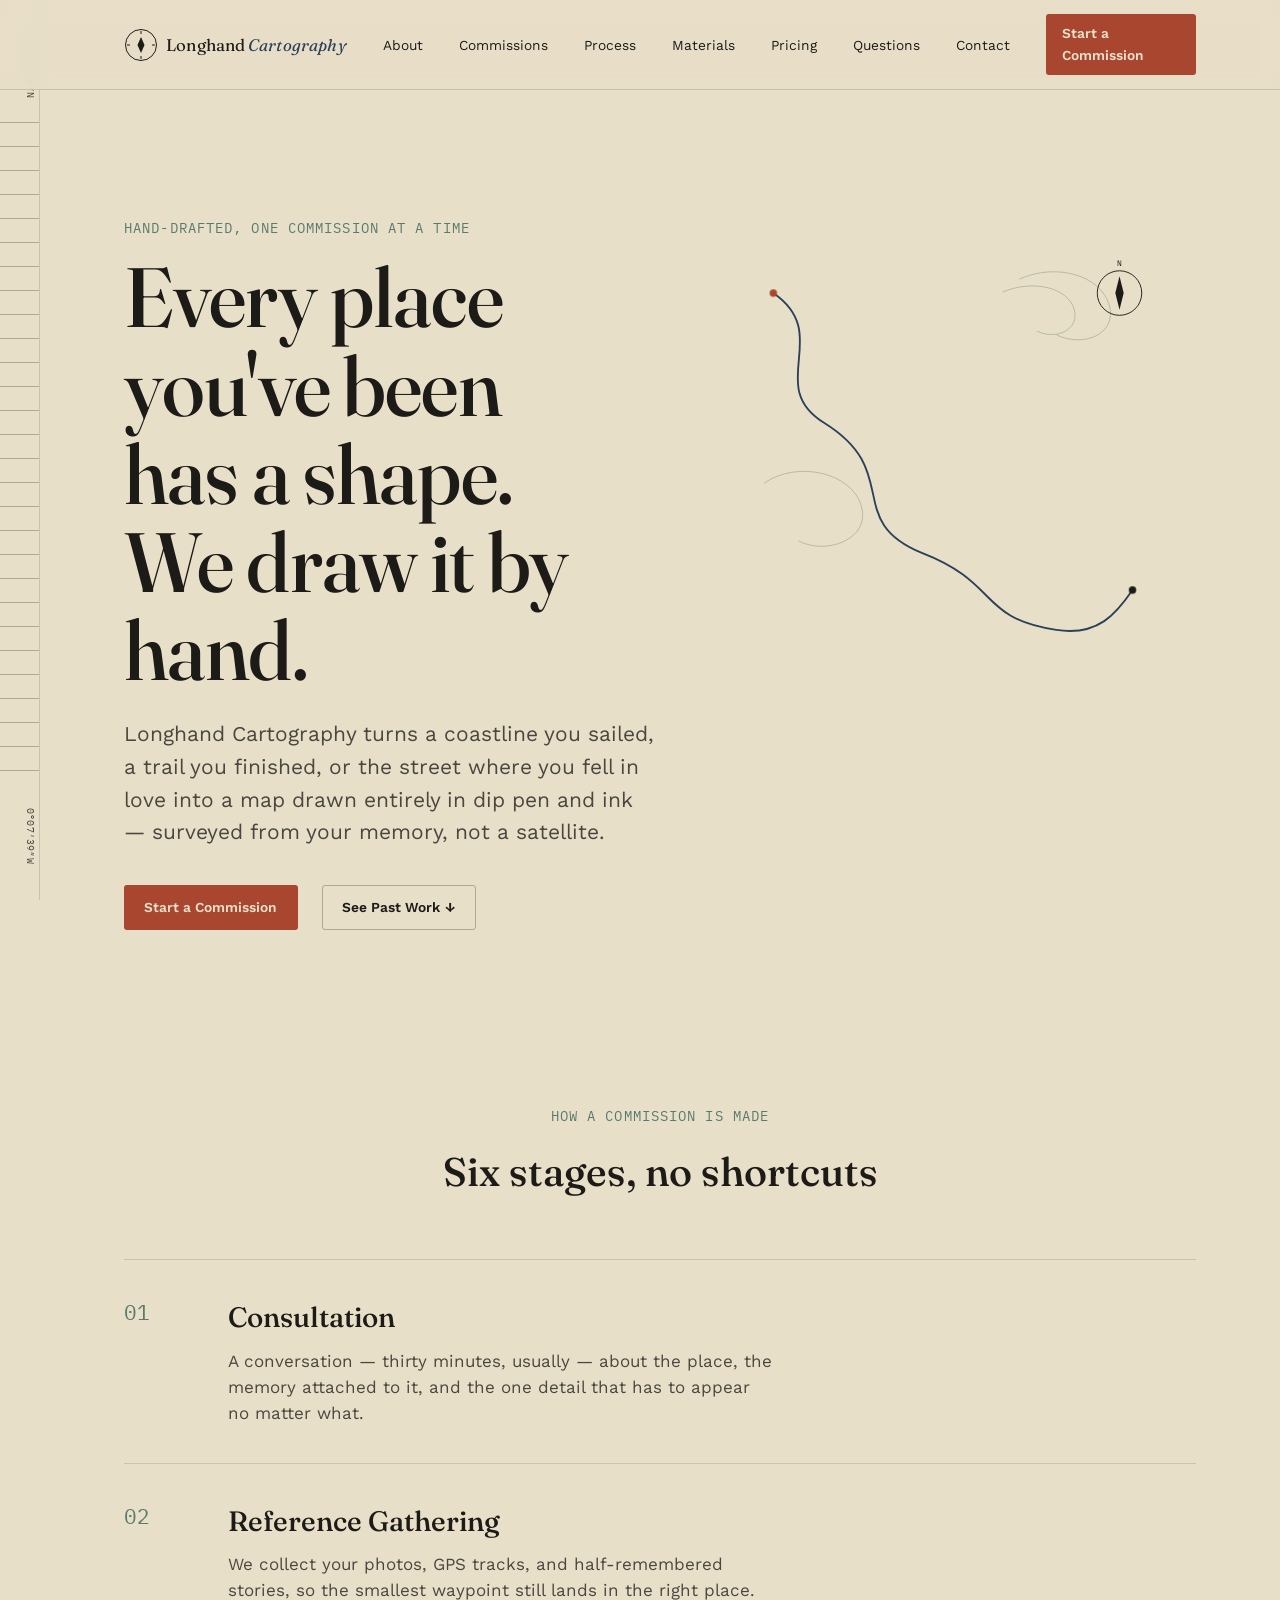
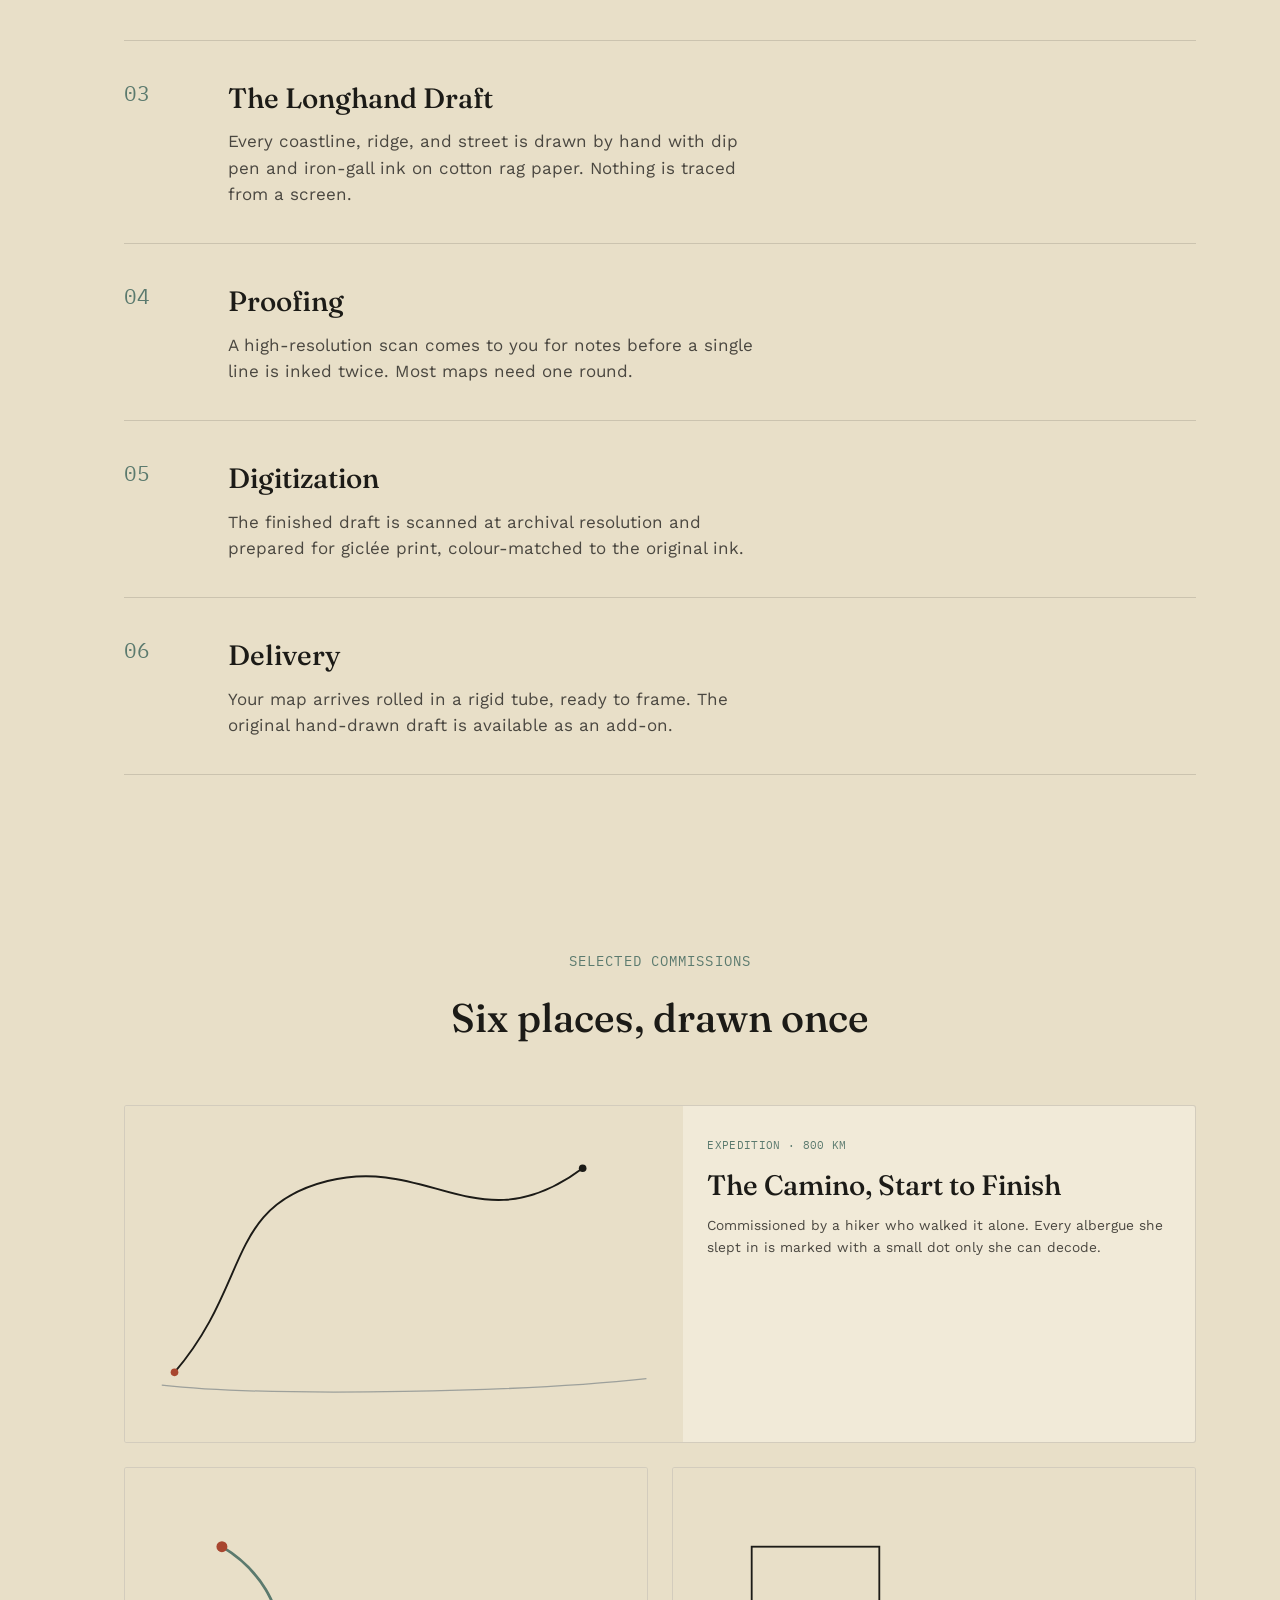
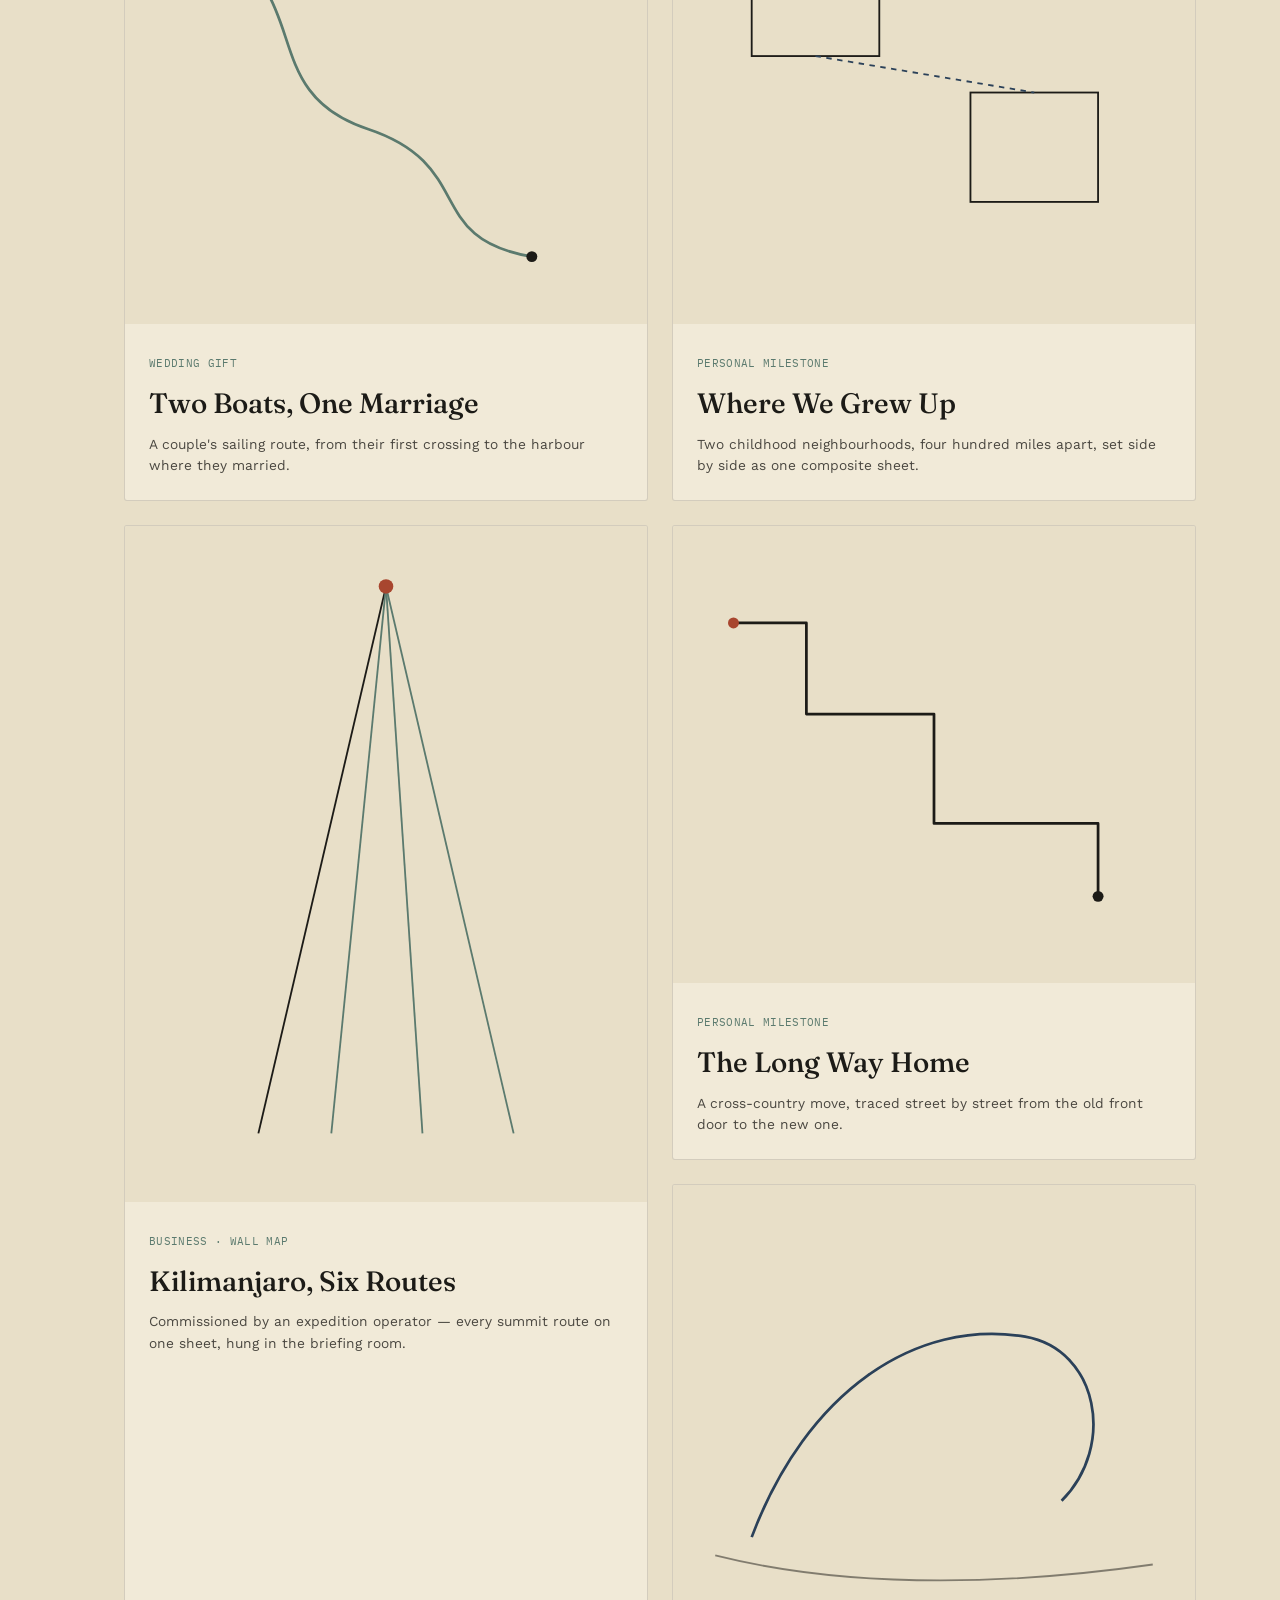
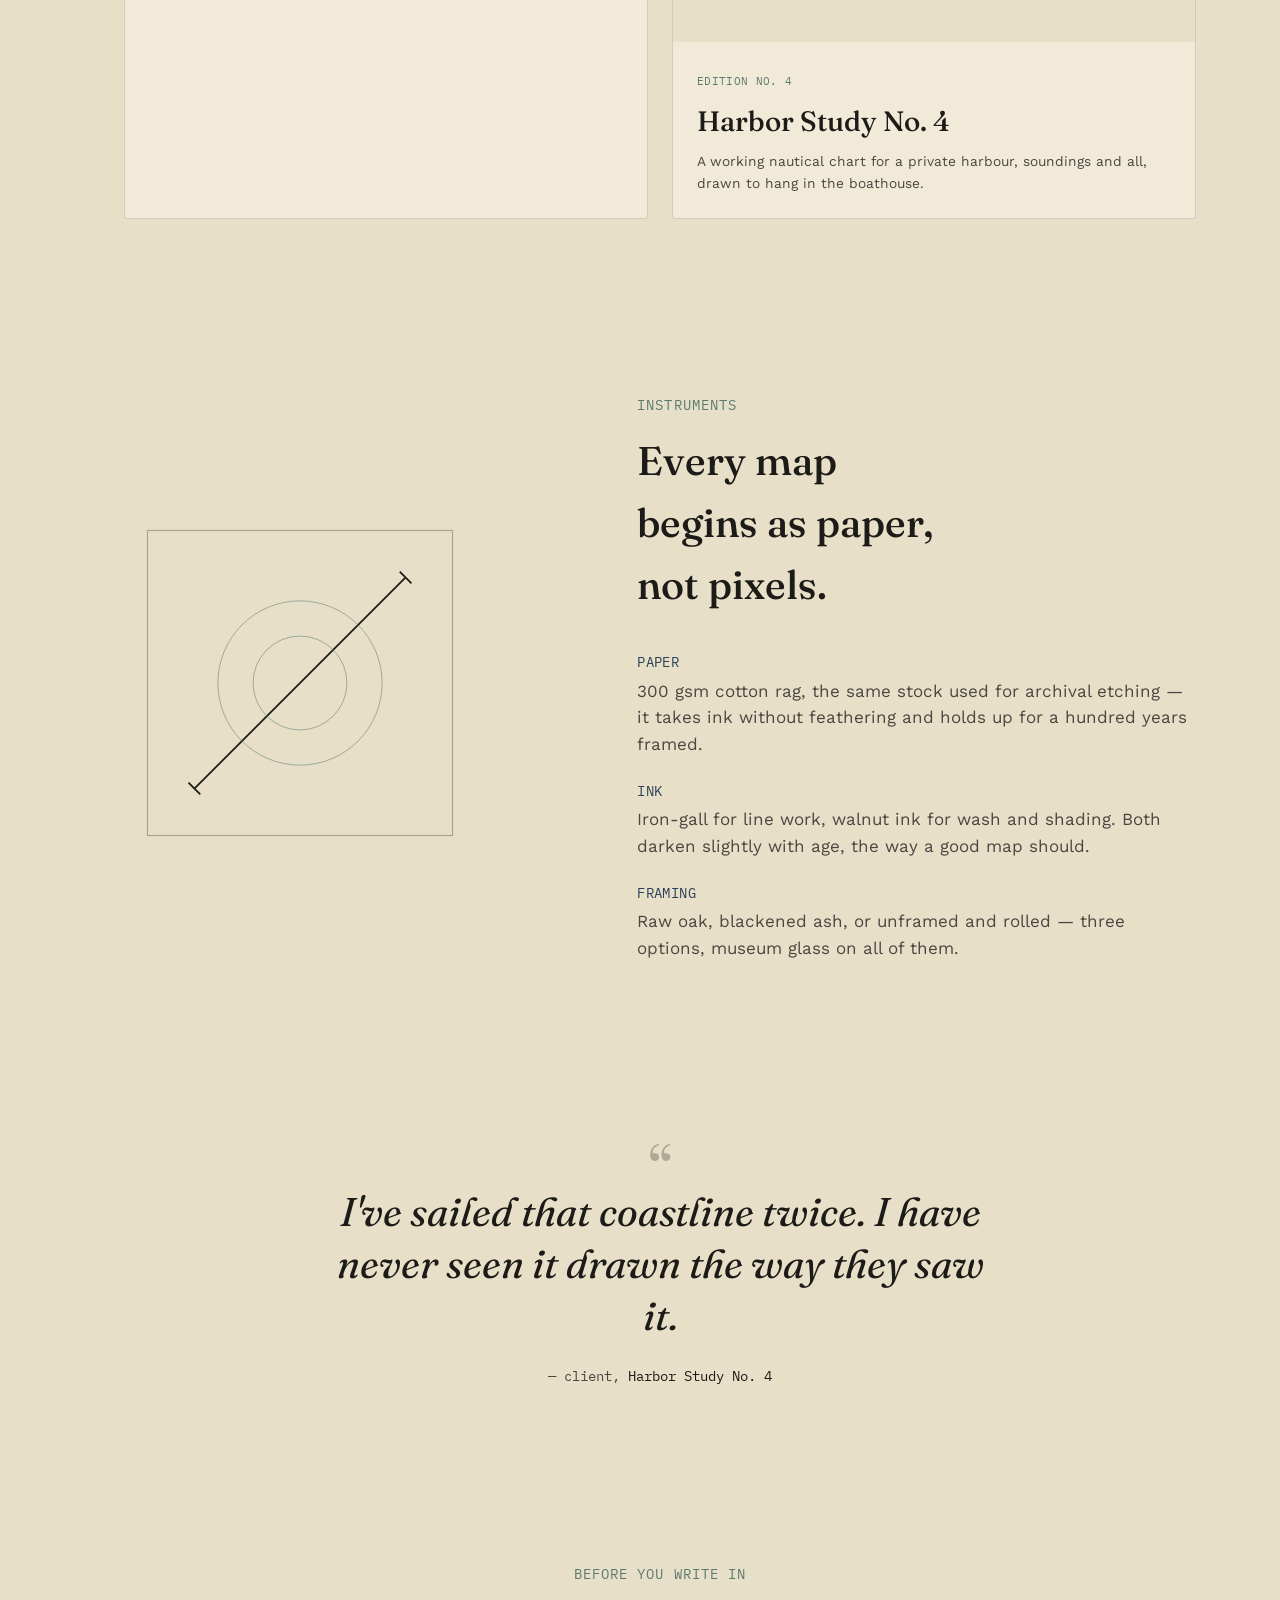
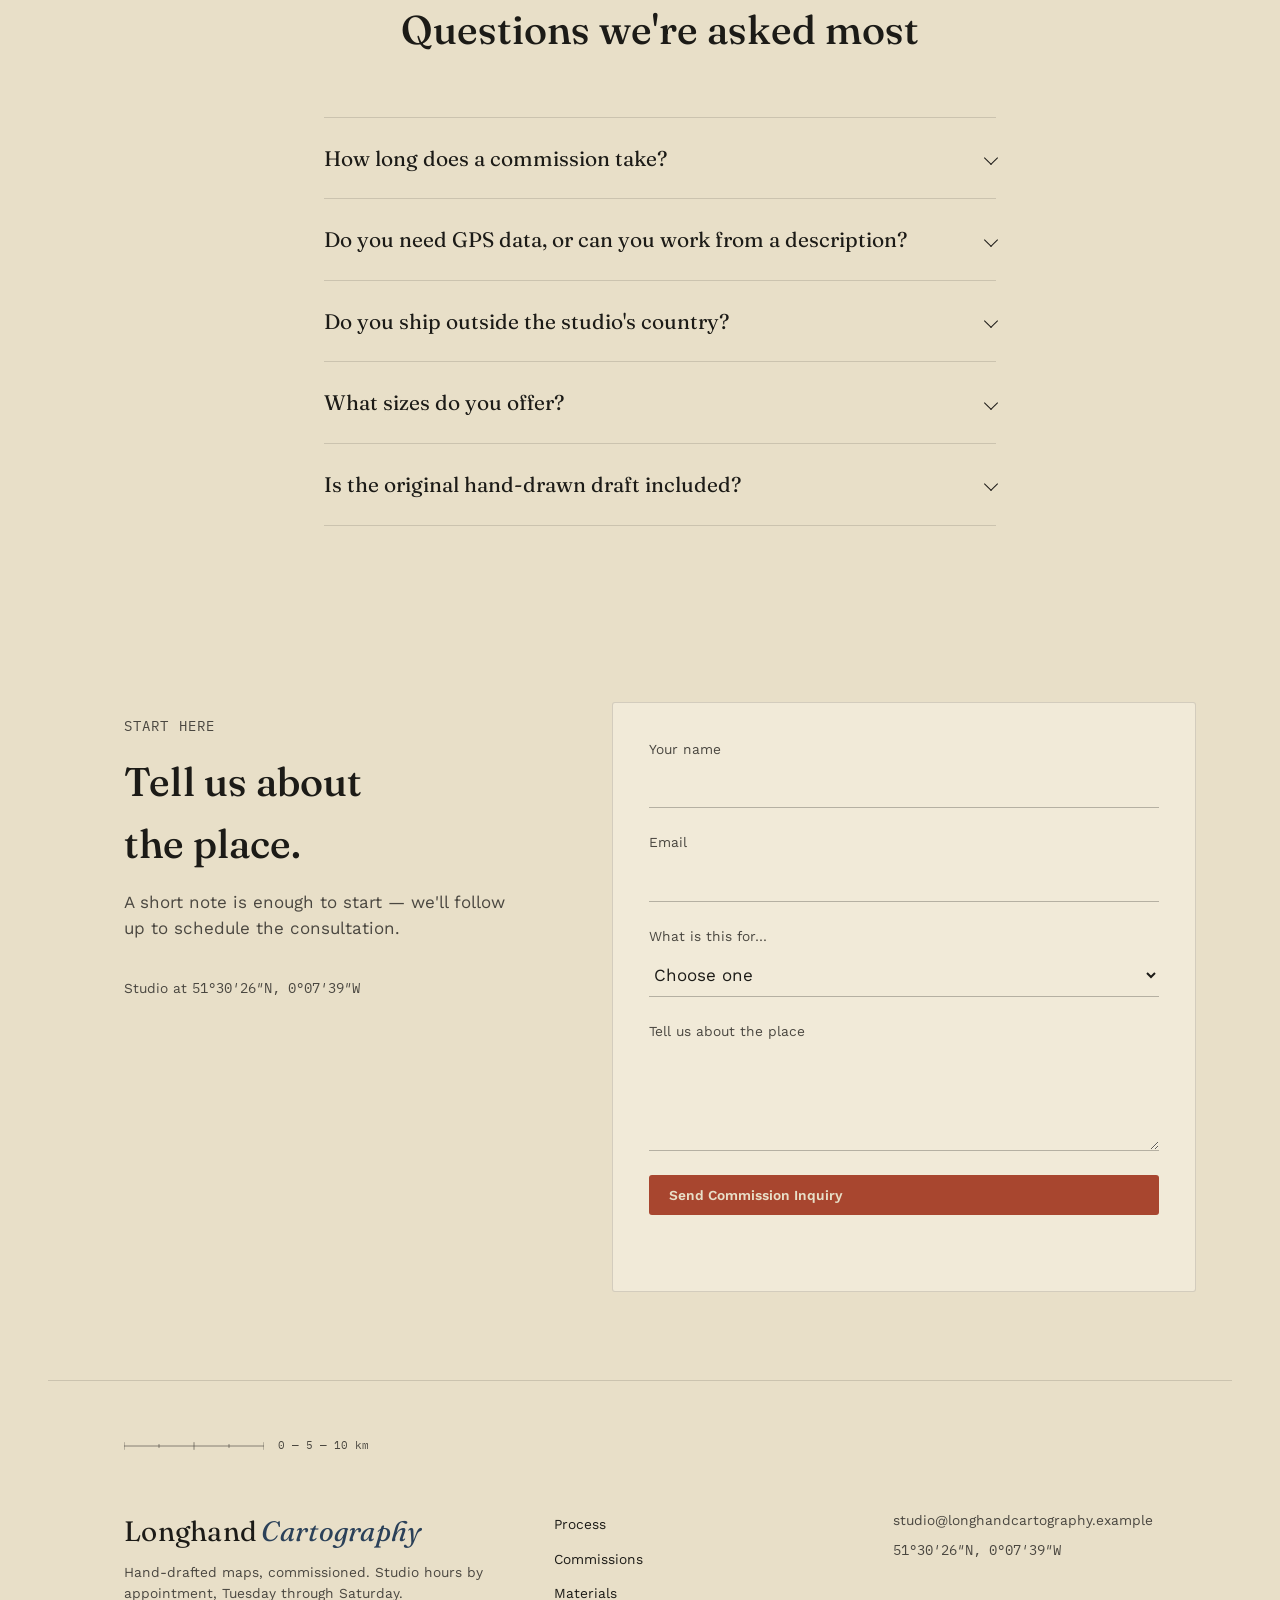
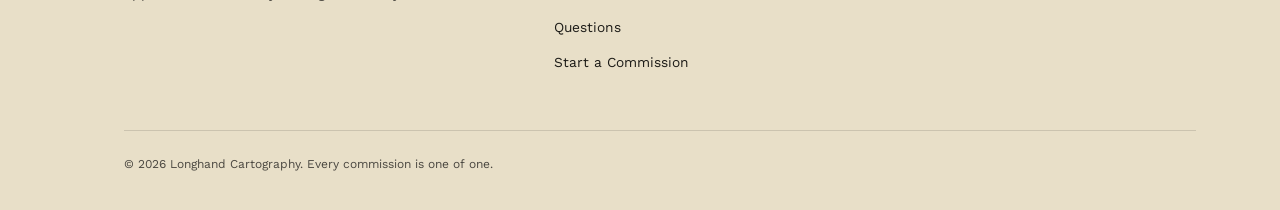
<file: Longhand-cartography/index.html>
<!DOCTYPE html>
<html lang="en" class="no-js">
<head>
<meta charset="UTF-8">
<meta name="viewport" content="width=device-width, initial-scale=1.0">
<meta name="theme-color" content="#E8DFC8">
<title>Longhand Cartography — Hand-Drafted Maps, Commissioned</title>
<meta name="description" content="A two-person studio that hand-drafts custom maps in dip pen and ink — coastlines, trails, and streets, drawn from your own memory and reference, one commission at a time.">

<link rel="preconnect" href="https://fonts.googleapis.com">
<link rel="preconnect" href="https://fonts.gstatic.com" crossorigin>
<link href="https://fonts.googleapis.com/css2?family=Fraunces:ital,opsz,wght@0,9..144,300;0,9..144,400;0,9..144,500;0,9..144,600;1,9..144,500&family=Work+Sans:wght@400;500;600&family=IBM+Plex+Mono:wght@400;500&display=swap" rel="stylesheet">
<link rel="stylesheet" href="styles.css">
</head>
<body>

<a class="skip-link" href="#main">Skip to content</a>

<!-- Signature element: a chart-margin ruler that ticks as the page is scrolled -->
<aside class="chart-ruler" aria-hidden="true">
  <div class="chart-ruler__inner">
    <span class="chart-ruler__coord" data-ruler-coord>51°30′26″N</span>
    <div class="chart-ruler__ticks" data-ruler-ticks></div>
    <span class="chart-ruler__coord chart-ruler__coord--end" data-ruler-coord-end>0°07′39″W</span>
  </div>
</aside>

<header class="site-header" data-header>
  <div class="site-header__inner">
    <a class="brand" href="#top" aria-label="Longhand Cartography, home">
      <svg class="brand__mark" width="34" height="34" viewBox="0 0 34 34" fill="none" aria-hidden="true">
        <circle cx="17" cy="17" r="15.5" stroke="currentColor" stroke-width="1"/>
        <path d="M17 3 L17 6 M17 28 L17 31 M3 17 L6 17 M28 17 L31 17" stroke="currentColor" stroke-width="1"/>
        <path d="M17 9 L20.5 17 L17 25 L13.5 17 Z" fill="currentColor"/>
      </svg>
      <span class="brand__name">Longhand<em>Cartography</em></span>
    </a>

    <nav class="main-nav" aria-label="Primary">
      <ul>
        <li><a href="about.html">About</a></li>
        <li><a href="commissions.html">Commissions</a></li>
        <li><a href="process.html">Process</a></li>
        <li><a href="materials.html">Materials</a></li>
        <li><a href="pricing.html">Pricing</a></li>
        <li><a href="faq.html">Questions</a></li>
        <li><a href="contact.html">Contact</a></li>
      </ul>
    </nav>

    <a class="btn btn--primary btn--small" href="contact.html">Start a Commission</a>

    <button class="nav-toggle" type="button" aria-expanded="false" aria-controls="mobile-nav" data-nav-toggle>
      <span class="visually-hidden">Toggle menu</span>
      <span class="nav-toggle__bar" aria-hidden="true"></span>
    </button>
  </div>

  <nav id="mobile-nav" class="mobile-nav" aria-label="Mobile" data-mobile-nav hidden>
    <ul>
      <li><a href="about.html">About</a></li>
      <li><a href="commissions.html">Commissions</a></li>
      <li><a href="process.html">Process</a></li>
      <li><a href="materials.html">Materials</a></li>
      <li><a href="pricing.html">Pricing</a></li>
      <li><a href="faq.html">Questions</a></li>
      <li><a class="btn btn--primary" href="contact.html">Start a Commission</a></li>
    </ul>
  </nav>
</header>

<main id="main">

  <!-- HERO -->
  <section id="top" class="hero">
    <div class="hero__text">
      <p class="eyebrow">Hand-drafted, one commission at a time</p>
      <h1 class="hero__headline">Every place you've been has a shape.<br>We draw it by hand.</h1>
      <p class="hero__sub">Longhand Cartography turns a coastline you sailed, a trail you finished, or the street where you fell in love into a map drawn entirely in dip pen and ink — surveyed from your memory, not a satellite.</p>
      <div class="hero__actions">
        <a class="btn btn--primary" href="#contact">Start a Commission</a>
        <a class="btn btn--ghost" href="#commissions">See Past Work <span aria-hidden="true">↓</span></a>
      </div>
    </div>

    <div class="hero__art" aria-hidden="true">
      <svg class="hero__route" viewBox="0 0 520 460" fill="none" xmlns="http://www.w3.org/2000/svg">
        <path class="hero__route-path" d="M65 55 C 130 100, 55 155, 120 195 C 205 248, 140 300, 225 335 C 310 368, 285 405, 370 418 C 415 425, 435 400, 452 375" stroke="#2B4159" stroke-width="2" stroke-linecap="round" fill="none"/>
        <circle class="hero__route-point" cx="65" cy="55" r="4" fill="#A8462F"/>
        <circle class="hero__route-point" cx="452" cy="375" r="4" fill="#1C1B17"/>
        <g class="hero__contours" stroke="#5B7A6E" stroke-width="0.75" fill="none" opacity="0.5">
          <path d="M330 40 C 370 22, 418 36, 427 68 C 436 100, 398 114, 370 100"/>
          <path d="M312 54 C 345 40, 382 49, 389 72 C 396 95, 369 106, 349 96"/>
          <path d="M55 260 C 90 235, 150 248, 160 285 C 170 320, 122 338, 92 322"/>
        </g>
        <g class="hero__compass" transform="translate(438,55)" opacity="0.7">
          <circle r="24" stroke="#1C1B17" stroke-width="1" fill="none"/>
          <path d="M0 -18 L4.5 0 L0 18 L-4.5 0 Z" fill="#1C1B17"/>
          <text x="0" y="-29" text-anchor="middle" font-family="IBM Plex Mono" font-size="9" fill="#1C1B17">N</text>
        </g>
      </svg>
    </div>
  </section>

  <!-- PROCESS -->
  <section id="process" class="process reveal">
    <div class="section-head">
      <p class="eyebrow">How a commission is made</p>
      <h2>Six stages, no shortcuts</h2>
    </div>

    <ol class="process__list">
      <li class="process__item reveal">
        <span class="process__num">01</span>
        <div>
          <h3>Consultation</h3>
          <p>A conversation — thirty minutes, usually — about the place, the memory attached to it, and the one detail that has to appear no matter what.</p>
        </div>
      </li>
      <li class="process__item reveal">
        <span class="process__num">02</span>
        <div>
          <h3>Reference Gathering</h3>
          <p>We collect your photos, GPS tracks, and half-remembered stories, so the smallest waypoint still lands in the right place.</p>
        </div>
      </li>
      <li class="process__item reveal">
        <span class="process__num">03</span>
        <div>
          <h3>The Longhand Draft</h3>
          <p>Every coastline, ridge, and street is drawn by hand with dip pen and iron-gall ink on cotton rag paper. Nothing is traced from a screen.</p>
        </div>
      </li>
      <li class="process__item reveal">
        <span class="process__num">04</span>
        <div>
          <h3>Proofing</h3>
          <p>A high-resolution scan comes to you for notes before a single line is inked twice. Most maps need one round.</p>
        </div>
      </li>
      <li class="process__item reveal">
        <span class="process__num">05</span>
        <div>
          <h3>Digitization</h3>
          <p>The finished draft is scanned at archival resolution and prepared for giclée print, colour-matched to the original ink.</p>
        </div>
      </li>
      <li class="process__item reveal">
        <span class="process__num">06</span>
        <div>
          <h3>Delivery</h3>
          <p>Your map arrives rolled in a rigid tube, ready to frame. The original hand-drawn draft is available as an add-on.</p>
        </div>
      </li>
    </ol>
  </section>

  <!-- COMMISSIONS -->
  <section id="commissions" class="commissions reveal">
    <div class="section-head">
      <p class="eyebrow">Selected commissions</p>
      <h2>Six places, drawn once</h2>
    </div>

    <div class="commissions__grid">

      <article class="commission-card commission-card--wide reveal">
        <div class="commission-card__art" aria-hidden="true">
          <svg viewBox="0 0 400 220" fill="none"><path d="M20 190 C 80 120, 60 60, 140 40 C 220 20, 260 90, 340 30" stroke="#1C1B17" stroke-width="1.5" fill="none"/><path d="M10 200 C 100 210, 300 205, 390 195" stroke="#2B4159" stroke-width="1" opacity="0.4"/><circle cx="20" cy="190" r="3" fill="#A8462F"/><circle cx="340" cy="30" r="3" fill="#1C1B17"/></svg>
        </div>
        <div class="commission-card__body">
          <span class="commission-card__meta">Expedition · 800&nbsp;km</span>
          <h3>The Camino, Start to Finish</h3>
          <p>Commissioned by a hiker who walked it alone. Every albergue she slept in is marked with a small dot only she can decode.</p>
        </div>
      </article>

      <article class="commission-card reveal">
        <div class="commission-card__art" aria-hidden="true">
          <svg viewBox="0 0 260 220" fill="none"><path d="M40 30 C 90 60, 60 110, 120 130 C 180 150, 150 190, 210 200" stroke="#5B7A6E" stroke-width="1.5" fill="none"/><circle cx="40" cy="30" r="3" fill="#A8462F"/><circle cx="210" cy="200" r="3" fill="#1C1B17"/></svg>
        </div>
        <div class="commission-card__body">
          <span class="commission-card__meta">Wedding gift</span>
          <h3>Two Boats, One Marriage</h3>
          <p>A couple's sailing route, from their first crossing to the harbour where they married.</p>
        </div>
      </article>

      <article class="commission-card reveal">
        <div class="commission-card__art" aria-hidden="true">
          <svg viewBox="0 0 260 220" fill="none"><rect x="30" y="30" width="70" height="60" stroke="#1C1B17" stroke-width="1"/><rect x="150" y="110" width="70" height="60" stroke="#1C1B17" stroke-width="1"/><path d="M65 90 L 185 110" stroke="#2B4159" stroke-width="1" stroke-dasharray="3 3"/></svg>
        </div>
        <div class="commission-card__body">
          <span class="commission-card__meta">Personal milestone</span>
          <h3>Where We Grew Up</h3>
          <p>Two childhood neighbourhoods, four hundred miles apart, set side by side as one composite sheet.</p>
        </div>
      </article>

      <article class="commission-card commission-card--tall reveal">
        <div class="commission-card__art" aria-hidden="true">
          <svg viewBox="0 0 260 340" fill="none"><path d="M130 20 L 60 320" stroke="#1C1B17" stroke-width="1"/><path d="M130 20 L 100 320" stroke="#5B7A6E" stroke-width="1"/><path d="M130 20 L 150 320" stroke="#5B7A6E" stroke-width="1"/><path d="M130 20 L 200 320" stroke="#5B7A6E" stroke-width="1"/><circle cx="130" cy="20" r="4" fill="#A8462F"/></svg>
        </div>
        <div class="commission-card__body">
          <span class="commission-card__meta">Business · Wall map</span>
          <h3>Kilimanjaro, Six Routes</h3>
          <p>Commissioned by an expedition operator — every summit route on one sheet, hung in the briefing room.</p>
        </div>
      </article>

      <article class="commission-card reveal">
        <div class="commission-card__art" aria-hidden="true">
          <svg viewBox="0 0 260 220" fill="none"><path d="M20 40 L 60 40 L 60 90 L 130 90 L 130 150 L 220 150 L 220 190" stroke="#1C1B17" stroke-width="1.5" fill="none" stroke-linejoin="round"/><circle cx="20" cy="40" r="3" fill="#A8462F"/><circle cx="220" cy="190" r="3" fill="#1C1B17"/></svg>
        </div>
        <div class="commission-card__body">
          <span class="commission-card__meta">Personal milestone</span>
          <h3>The Long Way Home</h3>
          <p>A cross-country move, traced street by street from the old front door to the new one.</p>
        </div>
      </article>

      <article class="commission-card reveal">
        <div class="commission-card__art" aria-hidden="true">
          <svg viewBox="0 0 260 220" fill="none"><path d="M30 180 C 60 100, 120 60, 180 70 C 220 77, 230 130, 200 160" stroke="#2B4159" stroke-width="1.5" fill="none"/><path d="M10 190 C 90 210, 180 205, 250 195" stroke="#1C1B17" stroke-width="1" opacity="0.5"/></svg>
        </div>
        <div class="commission-card__body">
          <span class="commission-card__meta">Edition No. 4</span>
          <h3>Harbor Study No. 4</h3>
          <p>A working nautical chart for a private harbour, soundings and all, drawn to hang in the boathouse.</p>
        </div>
      </article>

    </div>
  </section>

  <!-- MATERIALS -->
  <section id="materials" class="materials reveal">
    <div class="materials__art" aria-hidden="true">
      <svg viewBox="0 0 300 300" fill="none">
        <rect x="20" y="20" width="260" height="260" stroke="#1C1B17" stroke-width="1" opacity="0.3"/>
        <path d="M60 240 L 240 60" stroke="#1C1B17" stroke-width="1.5"/>
        <path d="M55 235 L 65 245 M235 55 L 245 65" stroke="#1C1B17" stroke-width="1.5"/>
        <circle cx="150" cy="150" r="70" stroke="#5B7A6E" stroke-width="0.75" opacity="0.6"/>
        <circle cx="150" cy="150" r="40" stroke="#5B7A6E" stroke-width="0.75" opacity="0.6"/>
      </svg>
    </div>
    <div class="materials__text">
      <p class="eyebrow">Instruments</p>
      <h2>Every map begins as paper, not pixels.</h2>
      <dl class="materials__list">
        <div>
          <dt>Paper</dt>
          <dd>300&nbsp;gsm cotton rag, the same stock used for archival etching — it takes ink without feathering and holds up for a hundred years framed.</dd>
        </div>
        <div>
          <dt>Ink</dt>
          <dd>Iron-gall for line work, walnut ink for wash and shading. Both darken slightly with age, the way a good map should.</dd>
        </div>
        <div>
          <dt>Framing</dt>
          <dd>Raw oak, blackened ash, or unframed and rolled — three options, museum glass on all of them.</dd>
        </div>
      </dl>
    </div>
  </section>

  <!-- TESTIMONIAL -->
  <section class="testimonial reveal">
    <blockquote>
      <span class="testimonial__mark" aria-hidden="true">“</span>
      <p>I've sailed that coastline twice. I have never seen it drawn the way they saw it.</p>
      <footer>— client, <cite>Harbor Study No. 4</cite></footer>
    </blockquote>
  </section>

  <!-- FAQ -->
  <section id="faq" class="faq reveal">
    <div class="section-head">
      <p class="eyebrow">Before you write in</p>
      <h2>Questions we're asked most</h2>
    </div>

    <div class="faq__list">
      <details>
        <summary>How long does a commission take?<span class="faq__chevron" aria-hidden="true"></span></summary>
        <p>Typically 6–10 weeks from consultation to delivery, depending on how much reference gathering the place needs.</p>
      </details>
      <details>
        <summary>Do you need GPS data, or can you work from a description?<span class="faq__chevron" aria-hidden="true"></span></summary>
        <p>Either works. The richest maps usually mix both — memory for texture, GPS for accuracy.</p>
      </details>
      <details>
        <summary>Do you ship outside the studio's country?<span class="faq__chevron" aria-hidden="true"></span></summary>
        <p>Yes. Every map ships insured, rolled in a rigid tube, worldwide.</p>
      </details>
      <details>
        <summary>What sizes do you offer?<span class="faq__chevron" aria-hidden="true"></span></summary>
        <p>Three standard sizes, plus one bespoke wall-scale size for business and expedition commissions.</p>
      </details>
      <details>
        <summary>Is the original hand-drawn draft included?<span class="faq__chevron" aria-hidden="true"></span></summary>
        <p>The print is included in every commission. The original ink draft is available as a paid add-on, while it lasts — only one exists per map.</p>
      </details>
    </div>
  </section>

  <!-- CONTACT -->
  <section id="contact" class="contact reveal">
    <div class="contact__intro">
      <p class="eyebrow">Start here</p>
      <h2>Tell us about the place.</h2>
      <p>A short note is enough to start — we'll follow up to schedule the consultation.</p>
      <p class="contact__coords">Studio at <span class="mono">51°30′26″N, 0°07′39″W</span></p>
    </div>

    <form class="contact__form" data-commission-form novalidate>
      <div class="field">
        <label for="name">Your name</label>
        <input id="name" name="name" type="text" autocomplete="name" required>
      </div>
      <div class="field">
        <label for="email">Email</label>
        <input id="email" name="email" type="email" autocomplete="email" inputmode="email" spellcheck="false" required>
      </div>
      <div class="field">
        <label for="occasion">What is this for&hellip;</label>
        <select id="occasion" name="occasion" required>
          <option value="" disabled selected>Choose one</option>
          <option value="personal">Personal milestone</option>
          <option value="expedition">Expedition or sport</option>
          <option value="wedding">Wedding or anniversary</option>
          <option value="business">Business or hospitality</option>
          <option value="other">Something else</option>
        </select>
      </div>
      <div class="field">
        <label for="message">Tell us about the place</label>
        <textarea id="message" name="message" rows="4" required></textarea>
      </div>

      <button class="btn btn--primary" type="submit">Send Commission Inquiry</button>
      <p class="form-status" role="status" aria-live="polite" data-form-status></p>
    </form>
  </section>

</main>

<footer class="site-footer">
  <div class="site-footer__scale" aria-hidden="true">
    <svg viewBox="0 0 220 20" width="140" height="14"><path d="M0 10 H220 M0 4 V16 M55 7 V13 M110 4 V16 M165 7 V13 M220 4 V16" stroke="currentColor" stroke-width="1"/></svg>
    <span class="mono">0 — 5 — 10&nbsp;km</span>
  </div>

  <div class="site-footer__grid">
    <div>
      <span class="brand__name brand__name--footer">Longhand<em>Cartography</em></span>
      <p>Hand-drafted maps, commissioned. Studio hours by appointment, Tuesday through Saturday.</p>
    </div>
    <nav aria-label="Footer">
      <ul>
        <li><a href="#process">Process</a></li>
        <li><a href="#commissions">Commissions</a></li>
        <li><a href="#materials">Materials</a></li>
        <li><a href="#faq">Questions</a></li>
        <li><a href="#contact">Start a Commission</a></li>
      </ul>
    </nav>
    <div class="site-footer__contact">
      <p><a href="mailto:studio@longhandcartography.example">studio@longhandcartography.example</a></p>
      <p class="mono">51°30′26″N, 0°07′39″W</p>
    </div>
  </div>

  <p class="site-footer__copy">© <span data-year></span> Longhand Cartography. Every commission is one of one.</p>
</footer>

<script src="script.js"></script>
</body>
</html>
</file>
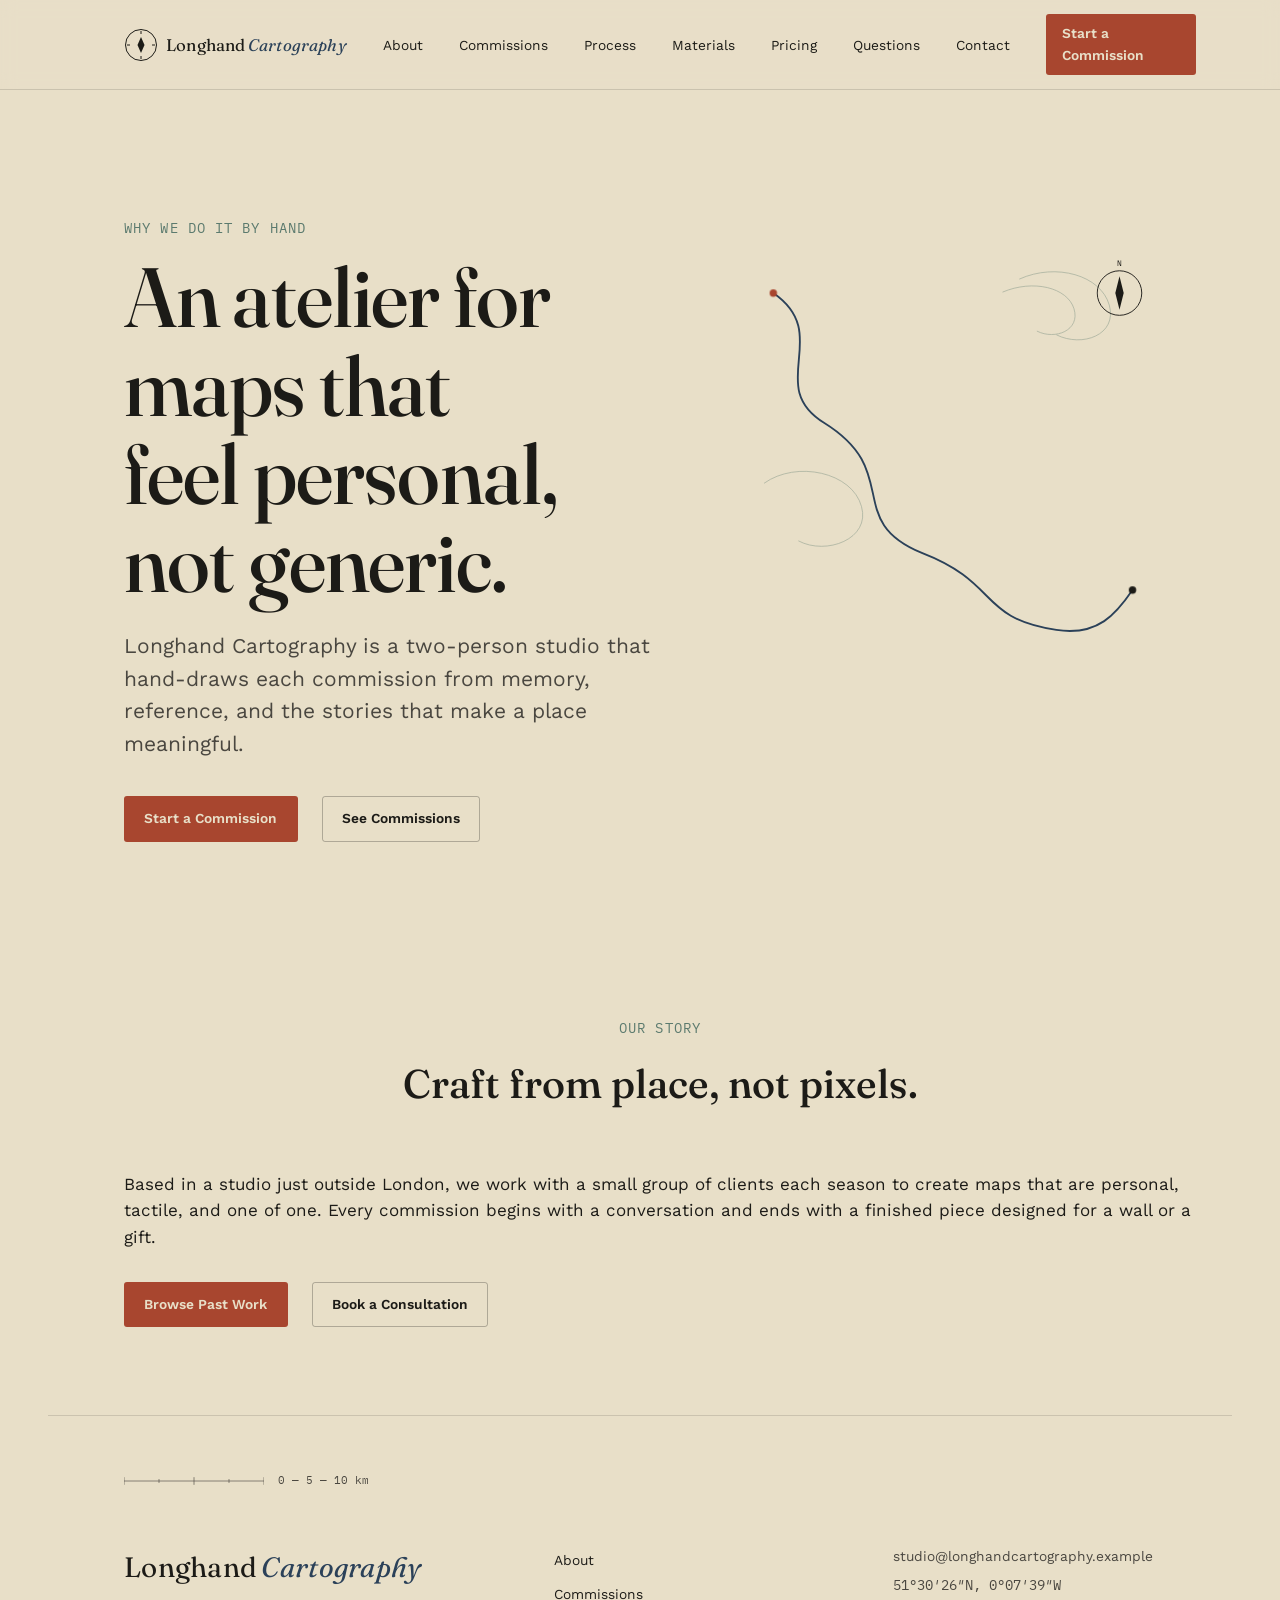
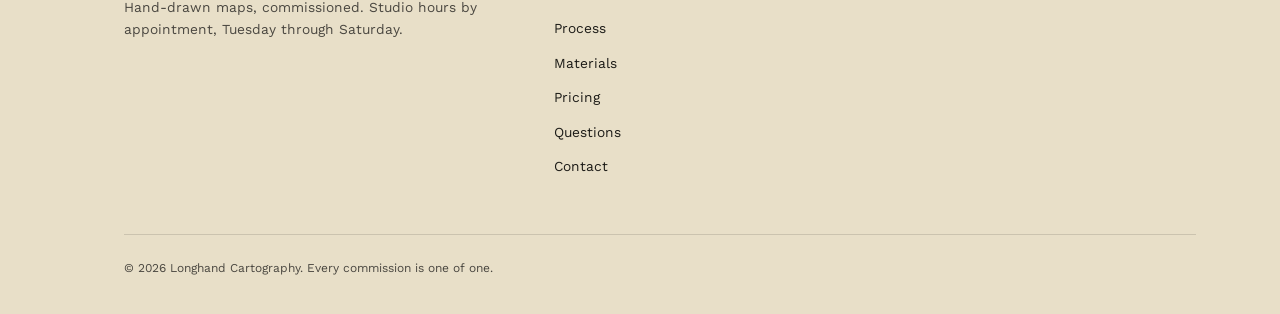
<file: Longhand-cartography/about.html>
<!DOCTYPE html>
<html lang="en" class="no-js">
<head>
<meta charset="UTF-8">
<meta name="viewport" content="width=device-width, initial-scale=1.0">
<meta name="theme-color" content="#E8DFC8">
<title>About — Longhand Cartography</title>
<meta name="description" content="Meet the studio behind Longhand Cartography: bespoke hand-drawn maps, made with ink, paper, and the stories that shape them.">
<link rel="preconnect" href="https://fonts.googleapis.com">
<link rel="preconnect" href="https://fonts.gstatic.com" crossorigin>
<link href="https://fonts.googleapis.com/css2?family=Fraunces:ital,opsz,wght@0,9..144,300;0,9..144,400;0,9..144,500;0,9..144,600;1,9..144,500&family=Work+Sans:wght@400;500;600&family=IBM+Plex+Mono:wght@400;500&display=swap" rel="stylesheet">
<link rel="stylesheet" href="styles.css">
</head>
<body>
<a class="skip-link" href="#main">Skip to content</a>
<header class="site-header" data-header>
  <div class="site-header__inner">
    <a class="brand" href="index.html" aria-label="Longhand Cartography, home">
      <svg class="brand__mark" width="34" height="34" viewBox="0 0 34 34" fill="none" aria-hidden="true">
        <circle cx="17" cy="17" r="15.5" stroke="currentColor" stroke-width="1"/>
        <path d="M17 3 L17 6 M17 28 L17 31 M3 17 L6 17 M28 17 L31 17" stroke="currentColor" stroke-width="1"/>
        <path d="M17 9 L20.5 17 L17 25 L13.5 17 Z" fill="currentColor"/>
      </svg>
      <span class="brand__name">Longhand<em>Cartography</em></span>
    </a>
    <nav class="main-nav" aria-label="Primary">
      <ul>
        <li><a href="about.html" class="is-active">About</a></li>
        <li><a href="commissions.html">Commissions</a></li>
        <li><a href="process.html">Process</a></li>
        <li><a href="materials.html">Materials</a></li>
        <li><a href="pricing.html">Pricing</a></li>
        <li><a href="faq.html">Questions</a></li>
        <li><a href="contact.html">Contact</a></li>
      </ul>
    </nav>
    <a class="btn btn--primary btn--small" href="contact.html">Start a Commission</a>
    <button class="nav-toggle" type="button" aria-expanded="false" aria-controls="mobile-nav" data-nav-toggle>
      <span class="visually-hidden">Toggle menu</span>
      <span class="nav-toggle__bar" aria-hidden="true"></span>
    </button>
  </div>
  <nav id="mobile-nav" class="mobile-nav" aria-label="Mobile" data-mobile-nav hidden>
    <ul>
      <li><a href="about.html" class="is-active">About</a></li>
      <li><a href="commissions.html">Commissions</a></li>
      <li><a href="process.html">Process</a></li>
      <li><a href="materials.html">Materials</a></li>
      <li><a href="pricing.html">Pricing</a></li>
      <li><a href="faq.html">Questions</a></li>
      <li><a class="btn btn--primary" href="contact.html">Start a Commission</a></li>
    </ul>
  </nav>
</header>
<main id="main">
  <section class="hero">
    <div class="hero__text">
      <p class="eyebrow">Why we do it by hand</p>
      <h1 class="hero__headline">An atelier for maps that feel personal, not generic.</h1>
      <p class="hero__sub">Longhand Cartography is a two-person studio that hand-draws each commission from memory, reference, and the stories that make a place meaningful.</p>
      <div class="hero__actions">
        <a class="btn btn--primary" href="contact.html">Start a Commission</a>
        <a class="btn btn--ghost" href="commissions.html">See Commissions</a>
      </div>
    </div>
    <div class="hero__art" aria-hidden="true">
      <svg class="hero__route" viewBox="0 0 520 460" fill="none" xmlns="http://www.w3.org/2000/svg">
        <path class="hero__route-path" d="M65 55 C 130 100, 55 155, 120 195 C 205 248, 140 300, 225 335 C 310 368, 285 405, 370 418 C 415 425, 435 400, 452 375" stroke="#2B4159" stroke-width="2" stroke-linecap="round" fill="none"/>
        <circle class="hero__route-point" cx="65" cy="55" r="4" fill="#A8462F"/>
        <circle class="hero__route-point" cx="452" cy="375" r="4" fill="#1C1B17"/>
        <g class="hero__contours" stroke="#5B7A6E" stroke-width="0.75" fill="none" opacity="0.5">
          <path d="M330 40 C 370 22, 418 36, 427 68 C 436 100, 398 114, 370 100"/>
          <path d="M312 54 C 345 40, 382 49, 389 72 C 396 95, 369 106, 349 96"/>
          <path d="M55 260 C 90 235, 150 248, 160 285 C 170 320, 122 338, 92 322"/>
        </g>
        <g class="hero__compass" transform="translate(438,55)" opacity="0.7">
          <circle r="24" stroke="#1C1B17" stroke-width="1" fill="none"/>
          <path d="M0 -18 L4.5 0 L0 18 L-4.5 0 Z" fill="#1C1B17"/>
          <text x="0" y="-29" text-anchor="middle" font-family="IBM Plex Mono" font-size="9" fill="#1C1B17">N</text>
        </g>
      </svg>
    </div>
  </section>
  <section class="process reveal">
    <div class="section-head">
      <p class="eyebrow">Our story</p>
      <h2>Craft from place, not pixels.</h2>
    </div>
    <p>Based in a studio just outside London, we work with a small group of clients each season to create maps that are personal, tactile, and one of one. Every commission begins with a conversation and ends with a finished piece designed for a wall or a gift.</p>
    <div class="hero__actions" style="margin-top:2rem;">
      <a class="btn btn--primary" href="portfolio.html">Browse Past Work</a>
      <a class="btn btn--ghost" href="contact.html">Book a Consultation</a>
    </div>
  </section>
</main>
<footer class="site-footer">
  <div class="site-footer__scale" aria-hidden="true">
    <svg viewBox="0 0 220 20" width="140" height="14"><path d="M0 10 H220 M0 4 V16 M55 7 V13 M110 4 V16 M165 7 V13 M220 4 V16" stroke="currentColor" stroke-width="1"/></svg>
    <span class="mono">0 — 5 — 10 km</span>
  </div>
  <div class="site-footer__grid">
    <div>
      <span class="brand__name brand__name--footer">Longhand<em>Cartography</em></span>
      <p>Hand-drawn maps, commissioned. Studio hours by appointment, Tuesday through Saturday.</p>
    </div>
    <nav aria-label="Footer">
      <ul>
        <li><a href="about.html">About</a></li>
        <li><a href="commissions.html">Commissions</a></li>
        <li><a href="process.html">Process</a></li>
        <li><a href="materials.html">Materials</a></li>
        <li><a href="pricing.html">Pricing</a></li>
        <li><a href="faq.html">Questions</a></li>
        <li><a href="contact.html">Contact</a></li>
      </ul>
    </nav>
    <div class="site-footer__contact">
      <p><a href="mailto:studio@longhandcartography.example">studio@longhandcartography.example</a></p>
      <p class="mono">51°30′26″N, 0°07′39″W</p>
    </div>
  </div>
  <p class="site-footer__copy">© <span data-year></span> Longhand Cartography. Every commission is one of one.</p>
</footer>
<script src="script.js"></script>
</body>
</html>
</file>
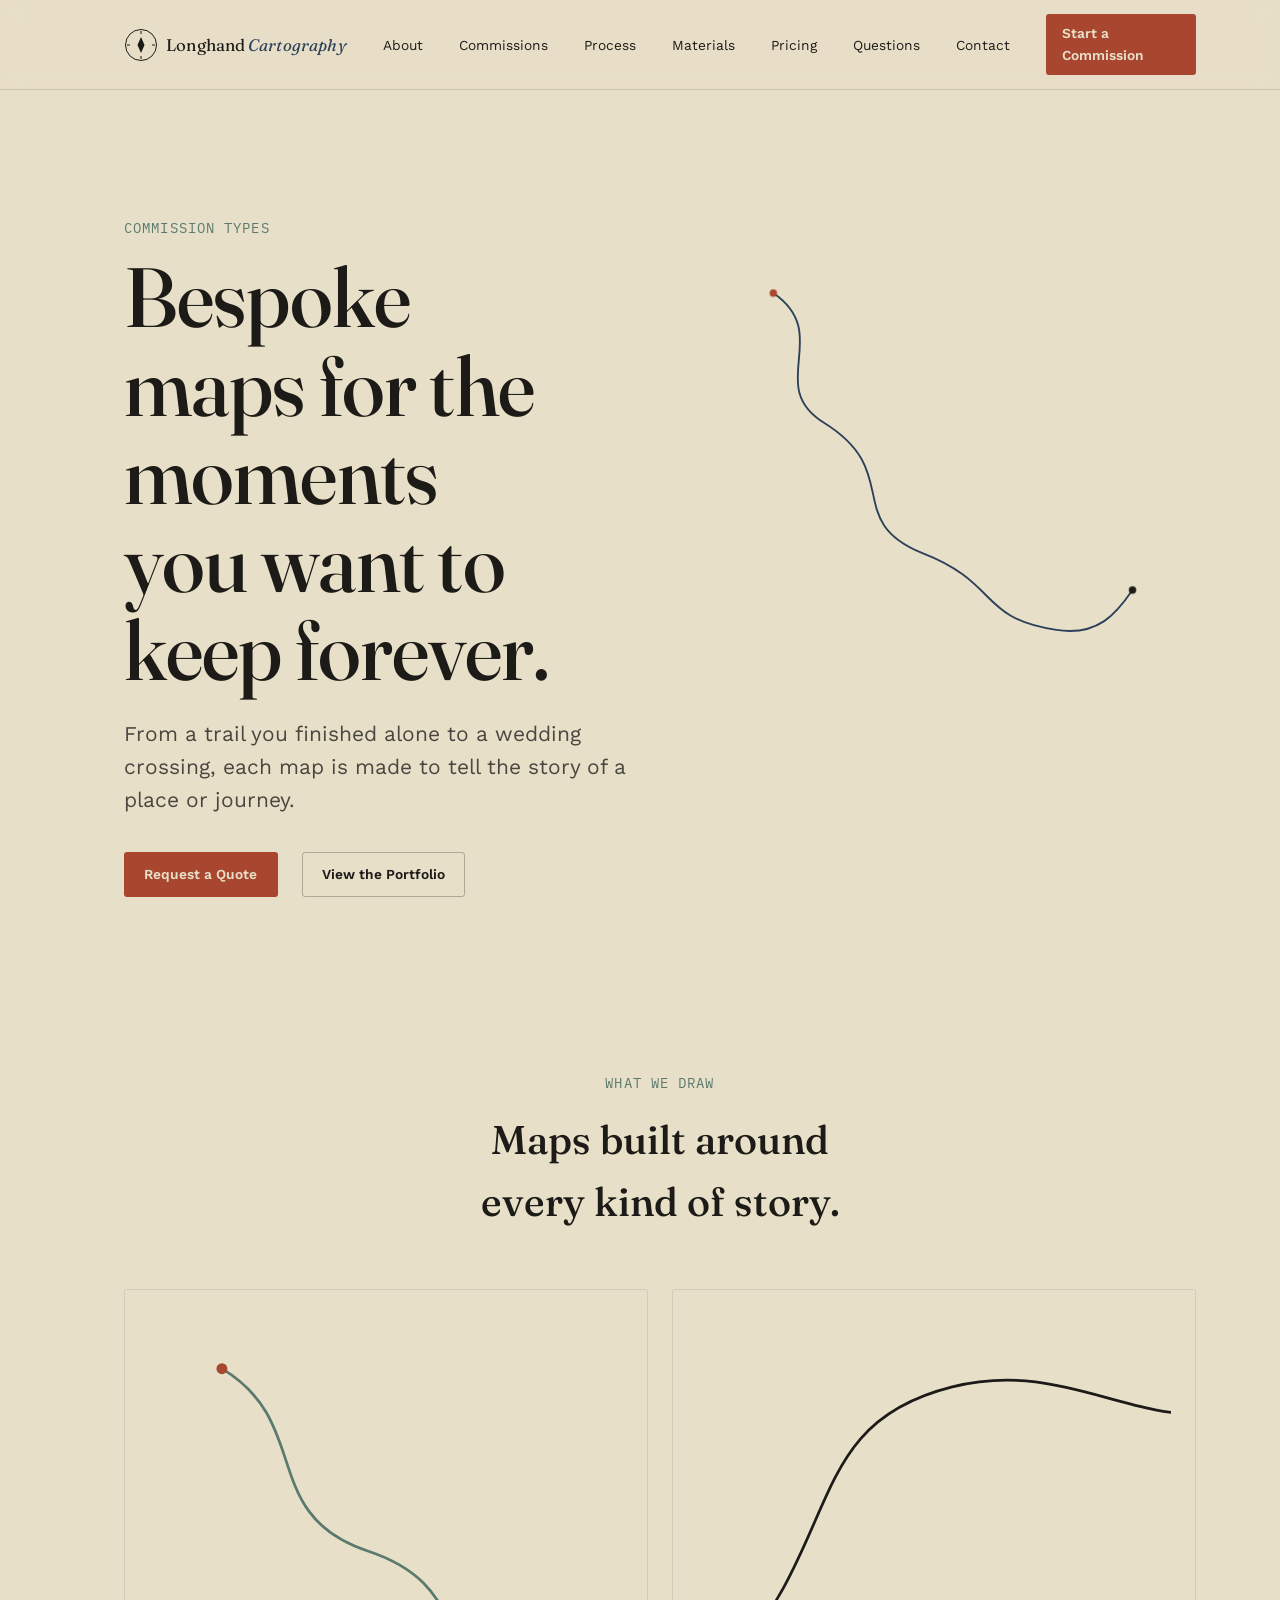
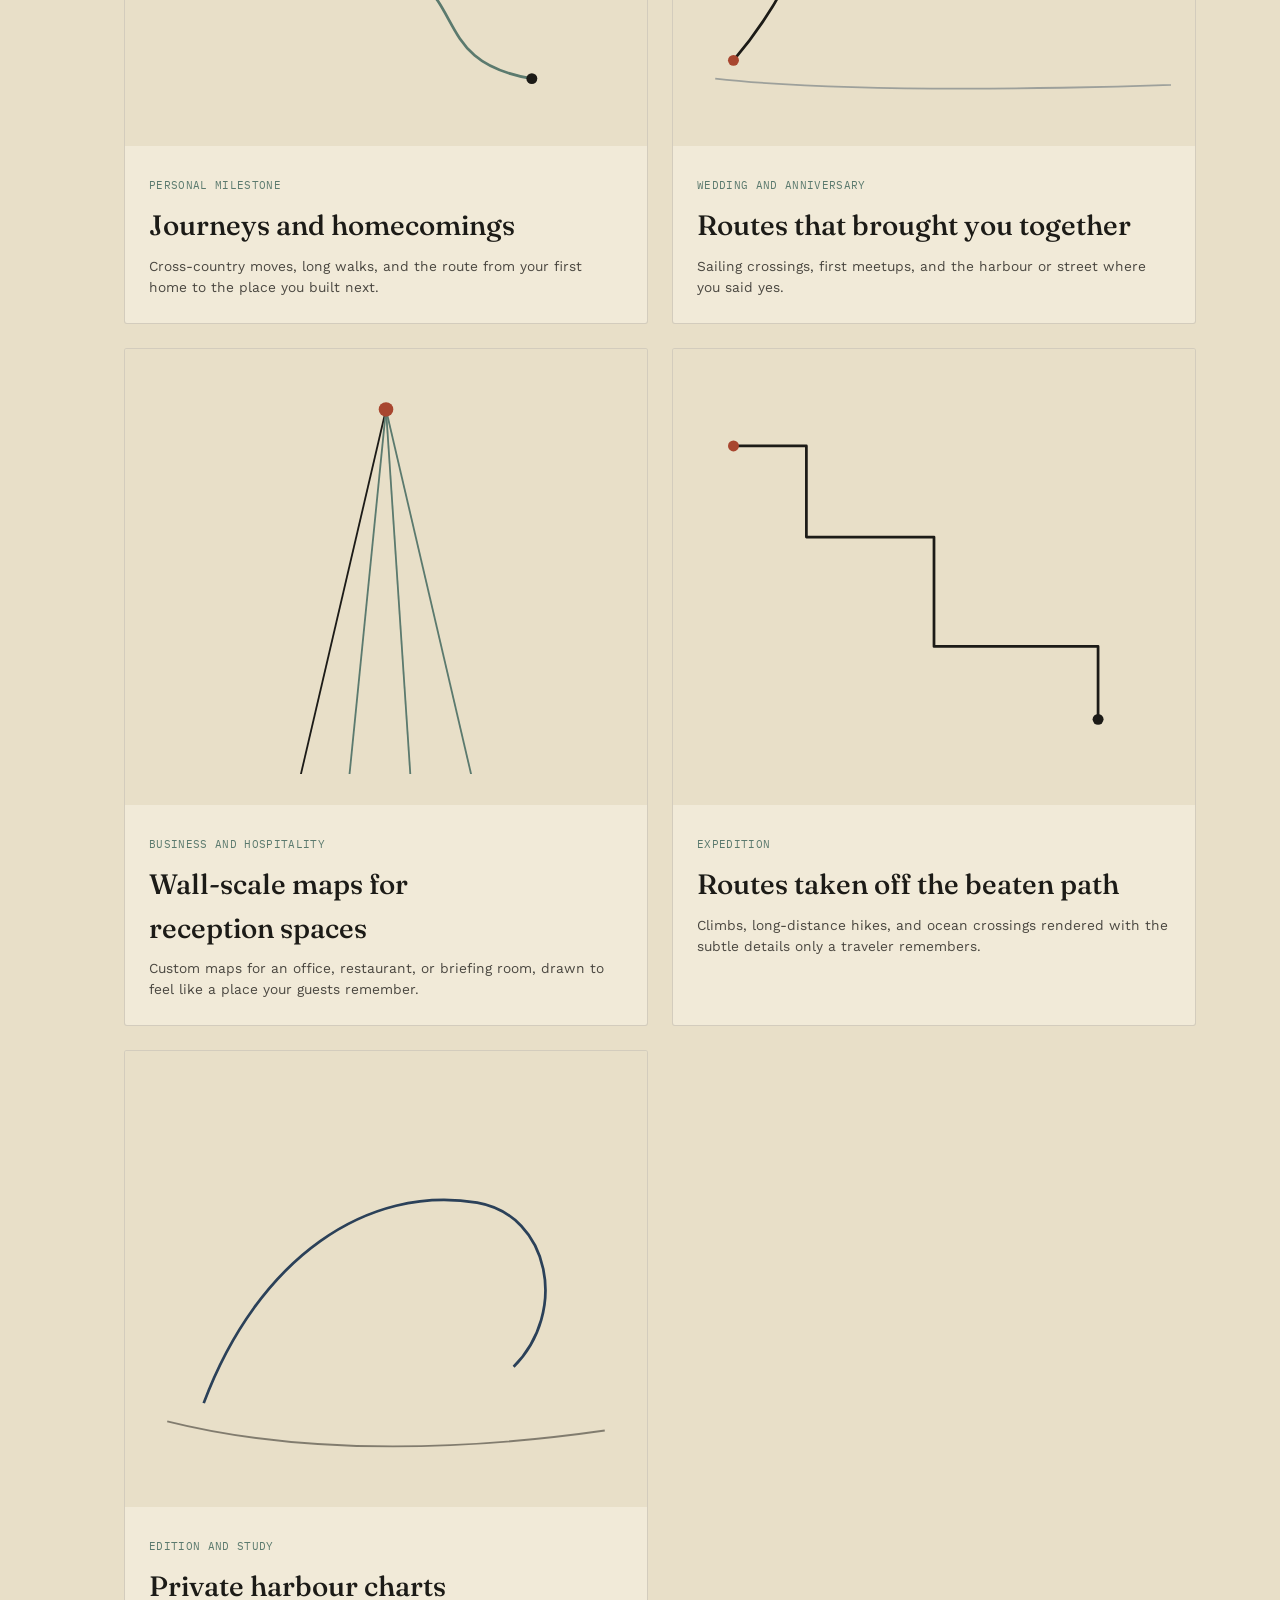
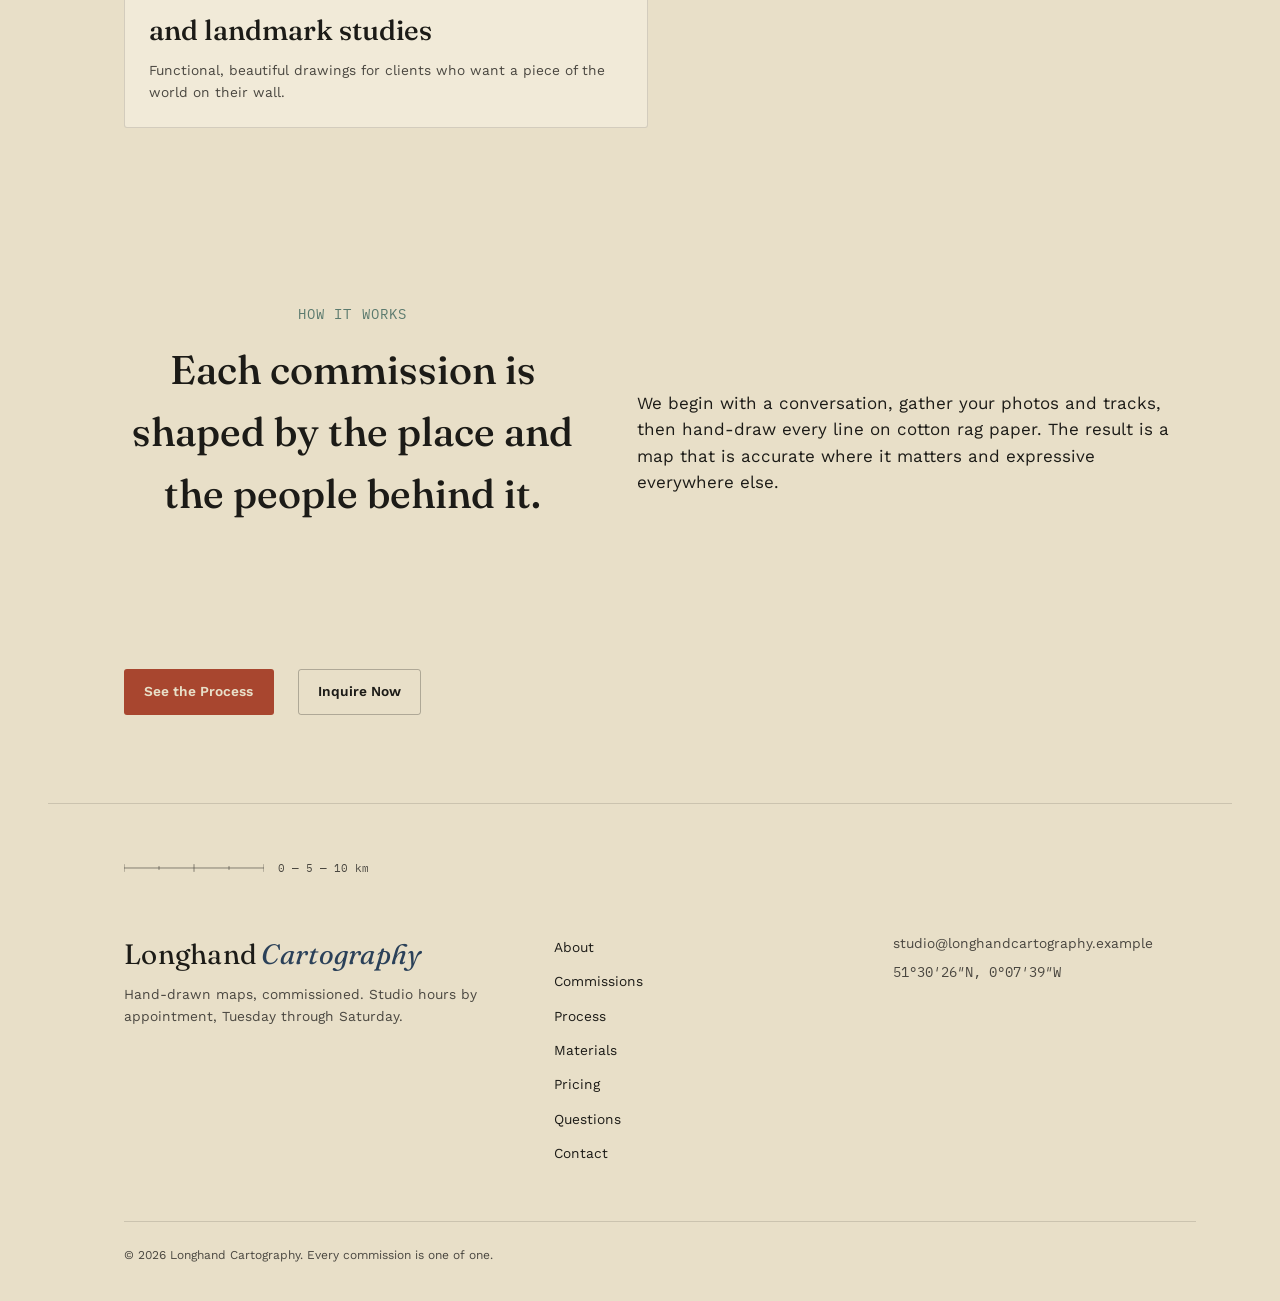
<file: Longhand-cartography/commissions.html>
<!DOCTYPE html>
<html lang="en" class="no-js">
<head>
<meta charset="UTF-8">
<meta name="viewport" content="width=device-width, initial-scale=1.0">
<meta name="theme-color" content="#E8DFC8">
<title>Commissions — Longhand Cartography</title>
<meta name="description" content="Explore the commissioned map categories Longhand Cartography creates, from personal milestones to business wall maps.">
<link rel="preconnect" href="https://fonts.googleapis.com">
<link rel="preconnect" href="https://fonts.gstatic.com" crossorigin>
<link href="https://fonts.googleapis.com/css2?family=Fraunces:ital,opsz,wght@0,9..144,300;0,9..144,400;0,9..144,500;0,9..144,600;1,9..144,500&family=Work+Sans:wght@400;500;600&family=IBM+Plex+Mono:wght@400;500&display=swap" rel="stylesheet">
<link rel="stylesheet" href="styles.css">
</head>
<body>
<a class="skip-link" href="#main">Skip to content</a>
<header class="site-header" data-header>
  <div class="site-header__inner">
    <a class="brand" href="index.html" aria-label="Longhand Cartography, home">
      <svg class="brand__mark" width="34" height="34" viewBox="0 0 34 34" fill="none" aria-hidden="true">
        <circle cx="17" cy="17" r="15.5" stroke="currentColor" stroke-width="1"/>
        <path d="M17 3 L17 6 M17 28 L17 31 M3 17 L6 17 M28 17 L31 17" stroke="currentColor" stroke-width="1"/>
        <path d="M17 9 L20.5 17 L17 25 L13.5 17 Z" fill="currentColor"/>
      </svg>
      <span class="brand__name">Longhand<em>Cartography</em></span>
    </a>
    <nav class="main-nav" aria-label="Primary">
      <ul>
        <li><a href="about.html">About</a></li>
        <li><a href="commissions.html" class="is-active">Commissions</a></li>
        <li><a href="process.html">Process</a></li>
        <li><a href="materials.html">Materials</a></li>
        <li><a href="pricing.html">Pricing</a></li>
        <li><a href="faq.html">Questions</a></li>
        <li><a href="contact.html">Contact</a></li>
      </ul>
    </nav>
    <a class="btn btn--primary btn--small" href="contact.html">Start a Commission</a>
    <button class="nav-toggle" type="button" aria-expanded="false" aria-controls="mobile-nav" data-nav-toggle>
      <span class="visually-hidden">Toggle menu</span>
      <span class="nav-toggle__bar" aria-hidden="true"></span>
    </button>
  </div>
  <nav id="mobile-nav" class="mobile-nav" aria-label="Mobile" data-mobile-nav hidden>
    <ul>
      <li><a href="about.html">About</a></li>
      <li><a href="commissions.html" class="is-active">Commissions</a></li>
      <li><a href="process.html">Process</a></li>
      <li><a href="materials.html">Materials</a></li>
      <li><a href="pricing.html">Pricing</a></li>
      <li><a href="faq.html">Questions</a></li>
      <li><a class="btn btn--primary" href="contact.html">Start a Commission</a></li>
    </ul>
  </nav>
</header>
<main id="main">
  <section class="hero">
    <div class="hero__text">
      <p class="eyebrow">Commission types</p>
      <h1 class="hero__headline">Bespoke maps for the moments you want to keep forever.</h1>
      <p class="hero__sub">From a trail you finished alone to a wedding crossing, each map is made to tell the story of a place or journey.</p>
      <div class="hero__actions">
        <a class="btn btn--primary" href="contact.html">Request a Quote</a>
        <a class="btn btn--ghost" href="portfolio.html">View the Portfolio</a>
      </div>
    </div>
    <div class="hero__art" aria-hidden="true">
      <svg class="hero__route" viewBox="0 0 520 460" fill="none" xmlns="http://www.w3.org/2000/svg">
        <path class="hero__route-path" d="M65 55 C 130 100, 55 155, 120 195 C 205 248, 140 300, 225 335 C 310 368, 285 405, 370 418 C 415 425, 435 400, 452 375" stroke="#2B4159" stroke-width="2" stroke-linecap="round" fill="none"/>
        <circle class="hero__route-point" cx="65" cy="55" r="4" fill="#A8462F"/>
        <circle class="hero__route-point" cx="452" cy="375" r="4" fill="#1C1B17"/>
      </svg>
    </div>
  </section>
  <section class="commissions reveal">
    <div class="section-head">
      <p class="eyebrow">What we draw</p>
      <h2>Maps built around every kind of story.</h2>
    </div>
    <div class="commissions__grid">
      <article class="commission-card reveal">
        <div class="commission-card__art" aria-hidden="true">
          <svg viewBox="0 0 260 220" fill="none"><path d="M40 30 C 90 60, 60 110, 120 130 C 180 150, 150 190, 210 200" stroke="#5B7A6E" stroke-width="1.5" fill="none"/><circle cx="40" cy="30" r="3" fill="#A8462F"/><circle cx="210" cy="200" r="3" fill="#1C1B17"/></svg>
        </div>
        <div class="commission-card__body">
          <span class="commission-card__meta">Personal milestone</span>
          <h3>Journeys and homecomings</h3>
          <p>Cross-country moves, long walks, and the route from your first home to the place you built next.</p>
        </div>
      </article>
      <article class="commission-card reveal">
        <div class="commission-card__art" aria-hidden="true">
          <svg viewBox="0 0 260 220" fill="none"><path d="M20 190 C 80 120, 60 60, 140 40 C 220 20, 260 90, 340 30" stroke="#1C1B17" stroke-width="1.5" fill="none"/><path d="M10 200 C 100 210, 300 205, 390 195" stroke="#2B4159" stroke-width="1" opacity="0.4"/><circle cx="20" cy="190" r="3" fill="#A8462F"/><circle cx="340" cy="30" r="3" fill="#1C1B17"/></svg>
        </div>
        <div class="commission-card__body">
          <span class="commission-card__meta">Wedding and anniversary</span>
          <h3>Routes that brought you together</h3>
          <p>Sailing crossings, first meetups, and the harbour or street where you said yes.</p>
        </div>
      </article>
      <article class="commission-card reveal">
        <div class="commission-card__art" aria-hidden="true">
          <svg viewBox="0 0 260 220" fill="none"><path d="M130 20 L 60 320" stroke="#1C1B17" stroke-width="1"/><path d="M130 20 L 100 320" stroke="#5B7A6E" stroke-width="1"/><path d="M130 20 L 150 320" stroke="#5B7A6E" stroke-width="1"/><path d="M130 20 L 200 320" stroke="#5B7A6E" stroke-width="1"/><circle cx="130" cy="20" r="4" fill="#A8462F"/></svg>
        </div>
        <div class="commission-card__body">
          <span class="commission-card__meta">Business and hospitality</span>
          <h3>Wall-scale maps for reception spaces</h3>
          <p>Custom maps for an office, restaurant, or briefing room, drawn to feel like a place your guests remember.</p>
        </div>
      </article>
      <article class="commission-card reveal">
        <div class="commission-card__art" aria-hidden="true">
          <svg viewBox="0 0 260 220" fill="none"><path d="M20 40 L 60 40 L 60 90 L 130 90 L 130 150 L 220 150 L 220 190" stroke="#1C1B17" stroke-width="1.5" fill="none" stroke-linejoin="round"/><circle cx="20" cy="40" r="3" fill="#A8462F"/><circle cx="220" cy="190" r="3" fill="#1C1B17"/></svg>
        </div>
        <div class="commission-card__body">
          <span class="commission-card__meta">Expedition</span>
          <h3>Routes taken off the beaten path</h3>
          <p>Climbs, long-distance hikes, and ocean crossings rendered with the subtle details only a traveler remembers.</p>
        </div>
      </article>
      <article class="commission-card reveal">
        <div class="commission-card__art" aria-hidden="true">
          <svg viewBox="0 0 260 220" fill="none"><path d="M30 180 C 60 100, 120 60, 180 70 C 220 77, 230 130, 200 160" stroke="#2B4159" stroke-width="1.5" fill="none"/><path d="M10 190 C 90 210, 180 205, 250 195" stroke="#1C1B17" stroke-width="1" opacity="0.5"/></svg>
        </div>
        <div class="commission-card__body">
          <span class="commission-card__meta">Edition and study</span>
          <h3>Private harbour charts and landmark studies</h3>
          <p>Functional, beautiful drawings for clients who want a piece of the world on their wall.</p>
        </div>
      </article>
    </div>
  </section>
  <section class="materials reveal">
    <div class="section-head">
      <p class="eyebrow">How it works</p>
      <h2>Each commission is shaped by the place and the people behind it.</h2>
    </div>
    <p>We begin with a conversation, gather your photos and tracks, then hand-draw every line on cotton rag paper. The result is a map that is accurate where it matters and expressive everywhere else.</p>
    <div class="hero__actions" style="margin-top:2rem;">
      <a class="btn btn--primary" href="process.html">See the Process</a>
      <a class="btn btn--ghost" href="contact.html">Inquire Now</a>
    </div>
  </section>
</main>
<footer class="site-footer">
  <div class="site-footer__scale" aria-hidden="true">
    <svg viewBox="0 0 220 20" width="140" height="14"><path d="M0 10 H220 M0 4 V16 M55 7 V13 M110 4 V16 M165 7 V13 M220 4 V16" stroke="currentColor" stroke-width="1"/></svg>
    <span class="mono">0 — 5 — 10 km</span>
  </div>
  <div class="site-footer__grid">
    <div>
      <span class="brand__name brand__name--footer">Longhand<em>Cartography</em></span>
      <p>Hand-drawn maps, commissioned. Studio hours by appointment, Tuesday through Saturday.</p>
    </div>
    <nav aria-label="Footer">
      <ul>
        <li><a href="about.html">About</a></li>
        <li><a href="commissions.html">Commissions</a></li>
        <li><a href="process.html">Process</a></li>
        <li><a href="materials.html">Materials</a></li>
        <li><a href="pricing.html">Pricing</a></li>
        <li><a href="faq.html">Questions</a></li>
        <li><a href="contact.html">Contact</a></li>
      </ul>
    </nav>
    <div class="site-footer__contact">
      <p><a href="mailto:studio@longhandcartography.example">studio@longhandcartography.example</a></p>
      <p class="mono">51°30′26″N, 0°07′39″W</p>
    </div>
  </div>
  <p class="site-footer__copy">© <span data-year></span> Longhand Cartography. Every commission is one of one.</p>
</footer>
<script src="script.js"></script>
</body>
</html>
</file>
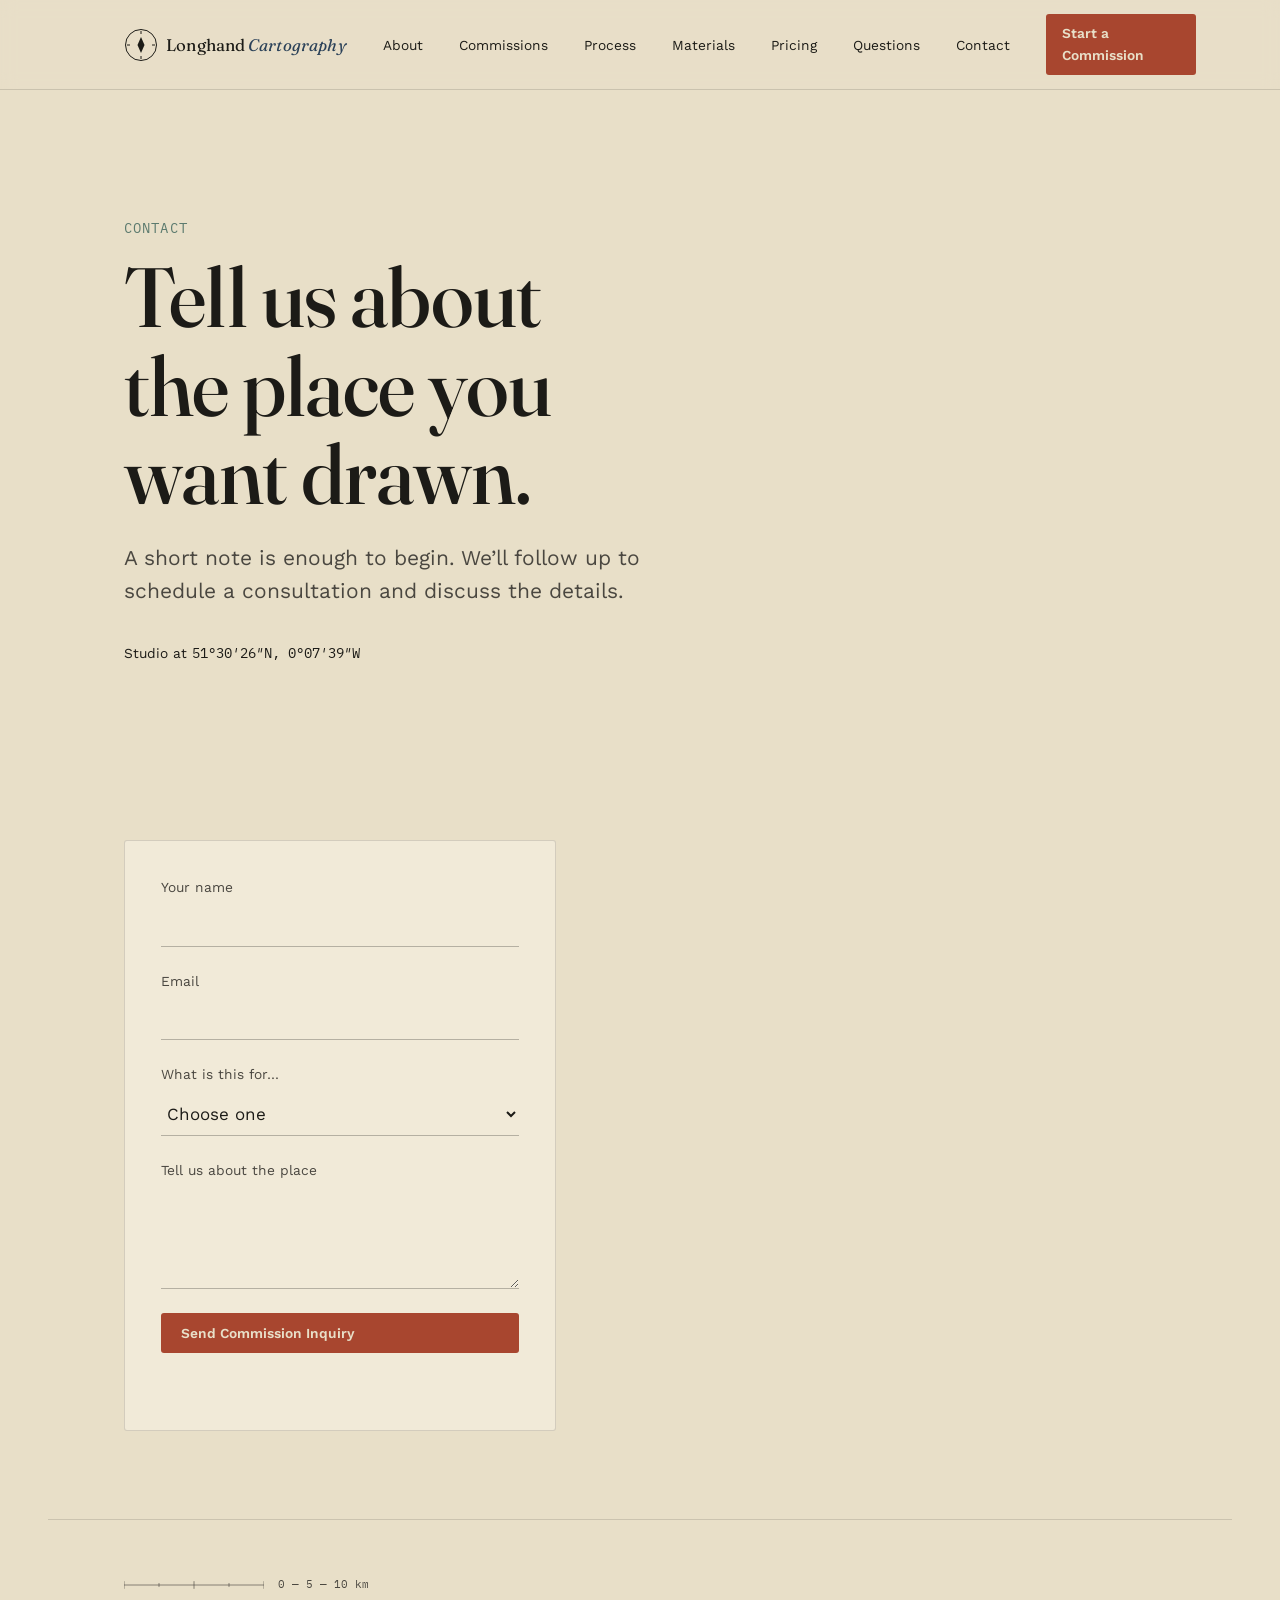
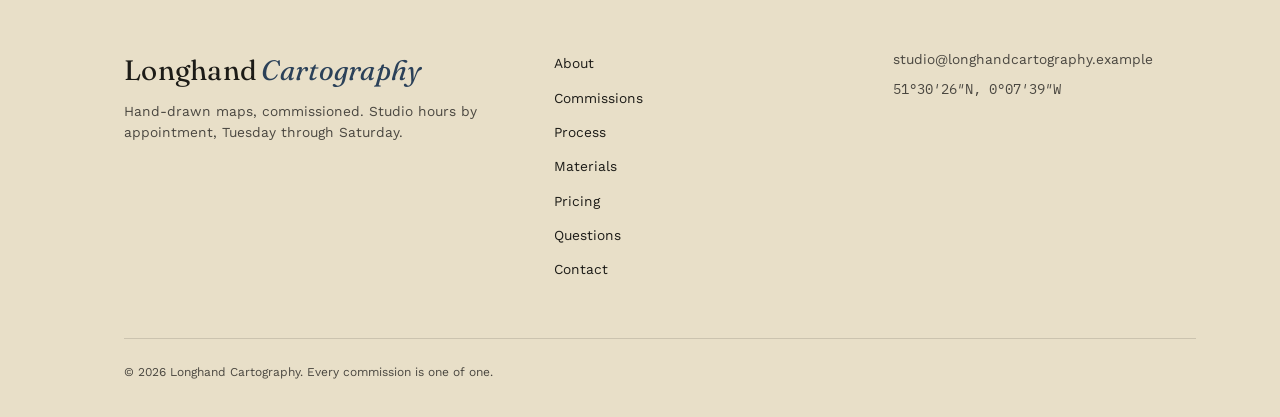
<file: Longhand-cartography/contact.html>
<!DOCTYPE html>
<html lang="en" class="no-js">
<head>
<meta charset="UTF-8">
<meta name="viewport" content="width=device-width, initial-scale=1.0">
<meta name="theme-color" content="#E8DFC8">
<title>Contact — Longhand Cartography</title>
<meta name="description" content="Contact Longhand Cartography to start your commissioned hand-drawn map.">
<link rel="preconnect" href="https://fonts.googleapis.com">
<link rel="preconnect" href="https://fonts.gstatic.com" crossorigin>
<link href="https://fonts.googleapis.com/css2?family=Fraunces:ital,opsz,wght@0,9..144,300;0,9..144,400;0,9..144,500;0,9..144,600;1,9..144,500&family=Work+Sans:wght@400;500;600&family=IBM+Plex+Mono:wght@400;500&display=swap" rel="stylesheet">
<link rel="stylesheet" href="styles.css">
</head>
<body>
<a class="skip-link" href="#main">Skip to content</a>
<header class="site-header" data-header>
  <div class="site-header__inner">
    <a class="brand" href="index.html" aria-label="Longhand Cartography, home">
      <svg class="brand__mark" width="34" height="34" viewBox="0 0 34 34" fill="none" aria-hidden="true">
        <circle cx="17" cy="17" r="15.5" stroke="currentColor" stroke-width="1"/>
        <path d="M17 3 L17 6 M17 28 L17 31 M3 17 L6 17 M28 17 L31 17" stroke="currentColor" stroke-width="1"/>
        <path d="M17 9 L20.5 17 L17 25 L13.5 17 Z" fill="currentColor"/>
      </svg>
      <span class="brand__name">Longhand<em>Cartography</em></span>
    </a>
    <nav class="main-nav" aria-label="Primary">
      <ul>
        <li><a href="about.html">About</a></li>
        <li><a href="commissions.html">Commissions</a></li>
        <li><a href="process.html">Process</a></li>
        <li><a href="materials.html">Materials</a></li>
        <li><a href="pricing.html">Pricing</a></li>
        <li><a href="faq.html">Questions</a></li>
        <li><a href="contact.html" class="is-active">Contact</a></li>
      </ul>
    </nav>
    <a class="btn btn--primary btn--small" href="contact.html">Start a Commission</a>
    <button class="nav-toggle" type="button" aria-expanded="false" aria-controls="mobile-nav" data-nav-toggle>
      <span class="visually-hidden">Toggle menu</span>
      <span class="nav-toggle__bar" aria-hidden="true"></span>
    </button>
  </div>
  <nav id="mobile-nav" class="mobile-nav" aria-label="Mobile" data-mobile-nav hidden>
    <ul>
      <li><a href="about.html">About</a></li>
      <li><a href="commissions.html">Commissions</a></li>
      <li><a href="process.html">Process</a></li>
      <li><a href="materials.html">Materials</a></li>
      <li><a href="pricing.html">Pricing</a></li>
      <li><a href="faq.html">Questions</a></li>
      <li><a class="btn btn--primary" href="contact.html">Start a Commission</a></li>
    </ul>
  </nav>
</header>
<main id="main">
  <section class="hero">
    <div class="hero__text">
      <p class="eyebrow">Contact</p>
      <h1 class="hero__headline">Tell us about the place you want drawn.</h1>
      <p class="hero__sub">A short note is enough to begin. We’ll follow up to schedule a consultation and discuss the details.</p>
      <p class="contact__coords">Studio at <span class="mono">51°30′26″N, 0°07′39″W</span></p>
    </div>
  </section>
  <section class="contact reveal">
    <form class="contact__form" data-commission-form novalidate>
      <div class="field">
        <label for="name">Your name</label>
        <input id="name" name="name" type="text" autocomplete="name" required>
      </div>
      <div class="field">
        <label for="email">Email</label>
        <input id="email" name="email" type="email" autocomplete="email" inputmode="email" spellcheck="false" required>
      </div>
      <div class="field">
        <label for="occasion">What is this for…</label>
        <select id="occasion" name="occasion" required>
          <option value="" disabled selected>Choose one</option>
          <option value="personal">Personal milestone</option>
          <option value="expedition">Expedition or sport</option>
          <option value="wedding">Wedding or anniversary</option>
          <option value="business">Business or hospitality</option>
          <option value="other">Something else</option>
        </select>
      </div>
      <div class="field">
        <label for="message">Tell us about the place</label>
        <textarea id="message" name="message" rows="4" required></textarea>
      </div>
      <button class="btn btn--primary" type="submit">Send Commission Inquiry</button>
      <p class="form-status" role="status" aria-live="polite" data-form-status></p>
    </form>
  </section>
</main>
<footer class="site-footer">
  <div class="site-footer__scale" aria-hidden="true">
    <svg viewBox="0 0 220 20" width="140" height="14"><path d="M0 10 H220 M0 4 V16 M55 7 V13 M110 4 V16 M165 7 V13 M220 4 V16" stroke="currentColor" stroke-width="1"/></svg>
    <span class="mono">0 — 5 — 10 km</span>
  </div>
  <div class="site-footer__grid">
    <div>
      <span class="brand__name brand__name--footer">Longhand<em>Cartography</em></span>
      <p>Hand-drawn maps, commissioned. Studio hours by appointment, Tuesday through Saturday.</p>
    </div>
    <nav aria-label="Footer">
      <ul>
        <li><a href="about.html">About</a></li>
        <li><a href="commissions.html">Commissions</a></li>
        <li><a href="process.html">Process</a></li>
        <li><a href="materials.html">Materials</a></li>
        <li><a href="pricing.html">Pricing</a></li>
        <li><a href="faq.html">Questions</a></li>
        <li><a href="contact.html">Contact</a></li>
      </ul>
    </nav>
    <div class="site-footer__contact">
      <p><a href="mailto:studio@longhandcartography.example">studio@longhandcartography.example</a></p>
      <p class="mono">51°30′26″N, 0°07′39″W</p>
    </div>
  </div>
  <p class="site-footer__copy">© <span data-year></span> Longhand Cartography. Every commission is one of one.</p>
</footer>
<script src="script.js"></script>
</body>
</html>
</file>
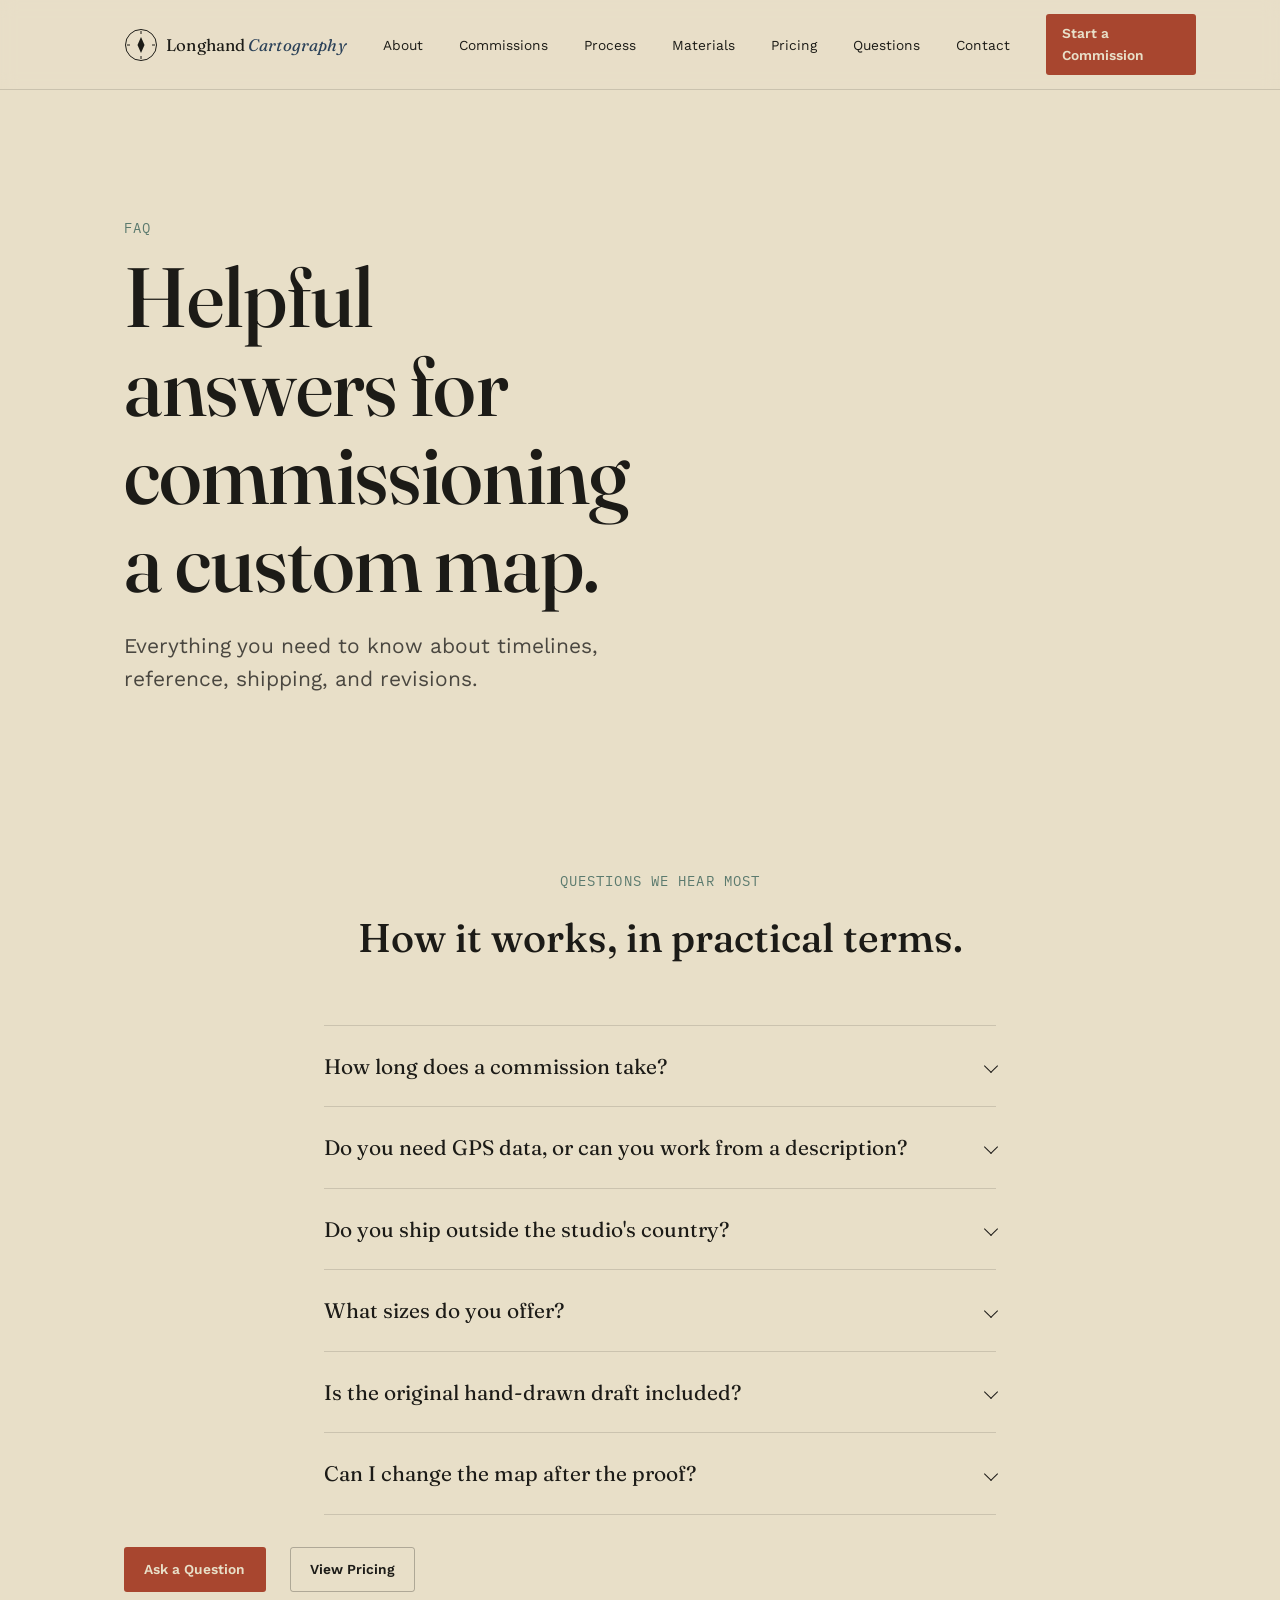
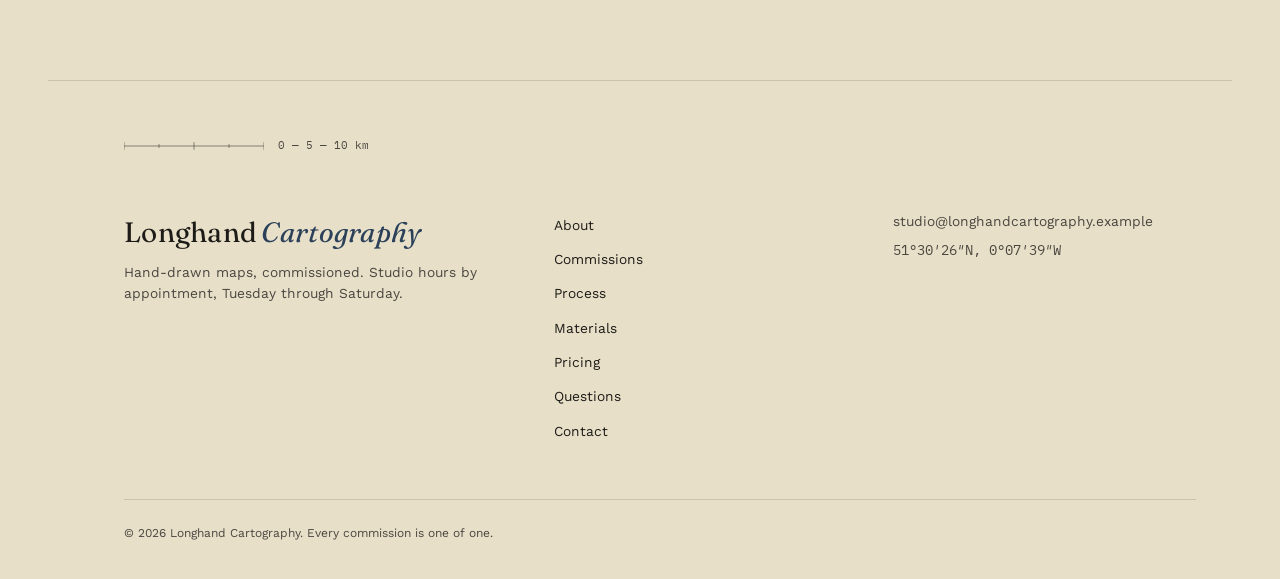
<file: Longhand-cartography/faq.html>
<!DOCTYPE html>
<html lang="en" class="no-js">
<head>
<meta charset="UTF-8">
<meta name="viewport" content="width=device-width, initial-scale=1.0">
<meta name="theme-color" content="#E8DFC8">
<title>FAQ — Longhand Cartography</title>
<meta name="description" content="Frequently asked questions about commissioning a hand-drawn map from Longhand Cartography.">
<link rel="preconnect" href="https://fonts.googleapis.com">
<link rel="preconnect" href="https://fonts.gstatic.com" crossorigin>
<link href="https://fonts.googleapis.com/css2?family=Fraunces:ital,opsz,wght@0,9..144,300;0,9..144,400;0,9..144,500;0,9..144,600;1,9..144,500&family=Work+Sans:wght@400;500;600&family=IBM+Plex+Mono:wght@400;500&display=swap" rel="stylesheet">
<link rel="stylesheet" href="styles.css">
</head>
<body>
<a class="skip-link" href="#main">Skip to content</a>
<header class="site-header" data-header>
  <div class="site-header__inner">
    <a class="brand" href="index.html" aria-label="Longhand Cartography, home">
      <svg class="brand__mark" width="34" height="34" viewBox="0 0 34 34" fill="none" aria-hidden="true">
        <circle cx="17" cy="17" r="15.5" stroke="currentColor" stroke-width="1"/>
        <path d="M17 3 L17 6 M17 28 L17 31 M3 17 L6 17 M28 17 L31 17" stroke="currentColor" stroke-width="1"/>
        <path d="M17 9 L20.5 17 L17 25 L13.5 17 Z" fill="currentColor"/>
      </svg>
      <span class="brand__name">Longhand<em>Cartography</em></span>
    </a>
    <nav class="main-nav" aria-label="Primary">
      <ul>
        <li><a href="about.html">About</a></li>
        <li><a href="commissions.html">Commissions</a></li>
        <li><a href="process.html">Process</a></li>
        <li><a href="materials.html">Materials</a></li>
        <li><a href="pricing.html">Pricing</a></li>
        <li><a href="faq.html" class="is-active">Questions</a></li>
        <li><a href="contact.html">Contact</a></li>
      </ul>
    </nav>
    <a class="btn btn--primary btn--small" href="contact.html">Start a Commission</a>
    <button class="nav-toggle" type="button" aria-expanded="false" aria-controls="mobile-nav" data-nav-toggle>
      <span class="visually-hidden">Toggle menu</span>
      <span class="nav-toggle__bar" aria-hidden="true"></span>
    </button>
  </div>
  <nav id="mobile-nav" class="mobile-nav" aria-label="Mobile" data-mobile-nav hidden>
    <ul>
      <li><a href="about.html">About</a></li>
      <li><a href="commissions.html">Commissions</a></li>
      <li><a href="process.html">Process</a></li>
      <li><a href="materials.html">Materials</a></li>
      <li><a href="pricing.html">Pricing</a></li>
      <li><a href="faq.html" class="is-active">Questions</a></li>
      <li><a class="btn btn--primary" href="contact.html">Start a Commission</a></li>
    </ul>
  </nav>
</header>
<main id="main">
  <section class="hero">
    <div class="hero__text">
      <p class="eyebrow">FAQ</p>
      <h1 class="hero__headline">Helpful answers for commissioning a custom map.</h1>
      <p class="hero__sub">Everything you need to know about timelines, reference, shipping, and revisions.</p>
    </div>
  </section>
  <section class="faq reveal">
    <div class="section-head">
      <p class="eyebrow">Questions we hear most</p>
      <h2>How it works, in practical terms.</h2>
    </div>
    <div class="faq__list">
      <details>
        <summary>How long does a commission take?<span class="faq__chevron" aria-hidden="true"></span></summary>
        <p>Typically 6–10 weeks from consultation to delivery, depending on project size and reference availability.</p>
      </details>
      <details>
        <summary>Do you need GPS data, or can you work from a description?<span class="faq__chevron" aria-hidden="true"></span></summary>
        <p>Either works. The richest maps combine memory and reference with GPS, but we can also build a map from your description and photos.</p>
      </details>
      <details>
        <summary>Do you ship outside the studio's country?<span class="faq__chevron" aria-hidden="true"></span></summary>
        <p>Yes. Every map ships insured and rolled in a rigid tube, worldwide.</p>
      </details>
      <details>
        <summary>What sizes do you offer?<span class="faq__chevron" aria-hidden="true"></span></summary>
        <p>Three standard sizes plus bespoke wall-scale commissions for business and expedition projects.</p>
      </details>
      <details>
        <summary>Is the original hand-drawn draft included?<span class="faq__chevron" aria-hidden="true"></span></summary>
        <p>The print is included with every commission. The original ink draft is available as a limited add-on.</p>
      </details>
      <details>
        <summary>Can I change the map after the proof?<span class="faq__chevron" aria-hidden="true"></span></summary>
        <p>Yes — one round of revisions is included before the final ink stage. After that, additional changes may require a new commission.</p>
      </details>
    </div>
    <div class="hero__actions" style="margin-top:2rem; text-align:center;">
      <a class="btn btn--primary" href="contact.html">Ask a Question</a>
      <a class="btn btn--ghost" href="pricing.html">View Pricing</a>
    </div>
  </section>
</main>
<footer class="site-footer">
  <div class="site-footer__scale" aria-hidden="true">
    <svg viewBox="0 0 220 20" width="140" height="14"><path d="M0 10 H220 M0 4 V16 M55 7 V13 M110 4 V16 M165 7 V13 M220 4 V16" stroke="currentColor" stroke-width="1"/></svg>
    <span class="mono">0 — 5 — 10 km</span>
  </div>
  <div class="site-footer__grid">
    <div>
      <span class="brand__name brand__name--footer">Longhand<em>Cartography</em></span>
      <p>Hand-drawn maps, commissioned. Studio hours by appointment, Tuesday through Saturday.</p>
    </div>
    <nav aria-label="Footer">
      <ul>
        <li><a href="about.html">About</a></li>
        <li><a href="commissions.html">Commissions</a></li>
        <li><a href="process.html">Process</a></li>
        <li><a href="materials.html">Materials</a></li>
        <li><a href="pricing.html">Pricing</a></li>
        <li><a href="faq.html">Questions</a></li>
        <li><a href="contact.html">Contact</a></li>
      </ul>
    </nav>
    <div class="site-footer__contact">
      <p><a href="mailto:studio@longhandcartography.example">studio@longhandcartography.example</a></p>
      <p class="mono">51°30′26″N, 0°07′39″W</p>
    </div>
  </div>
  <p class="site-footer__copy">© <span data-year></span> Longhand Cartography. Every commission is one of one.</p>
</footer>
<script src="script.js"></script>
</body>
</html>
</file>
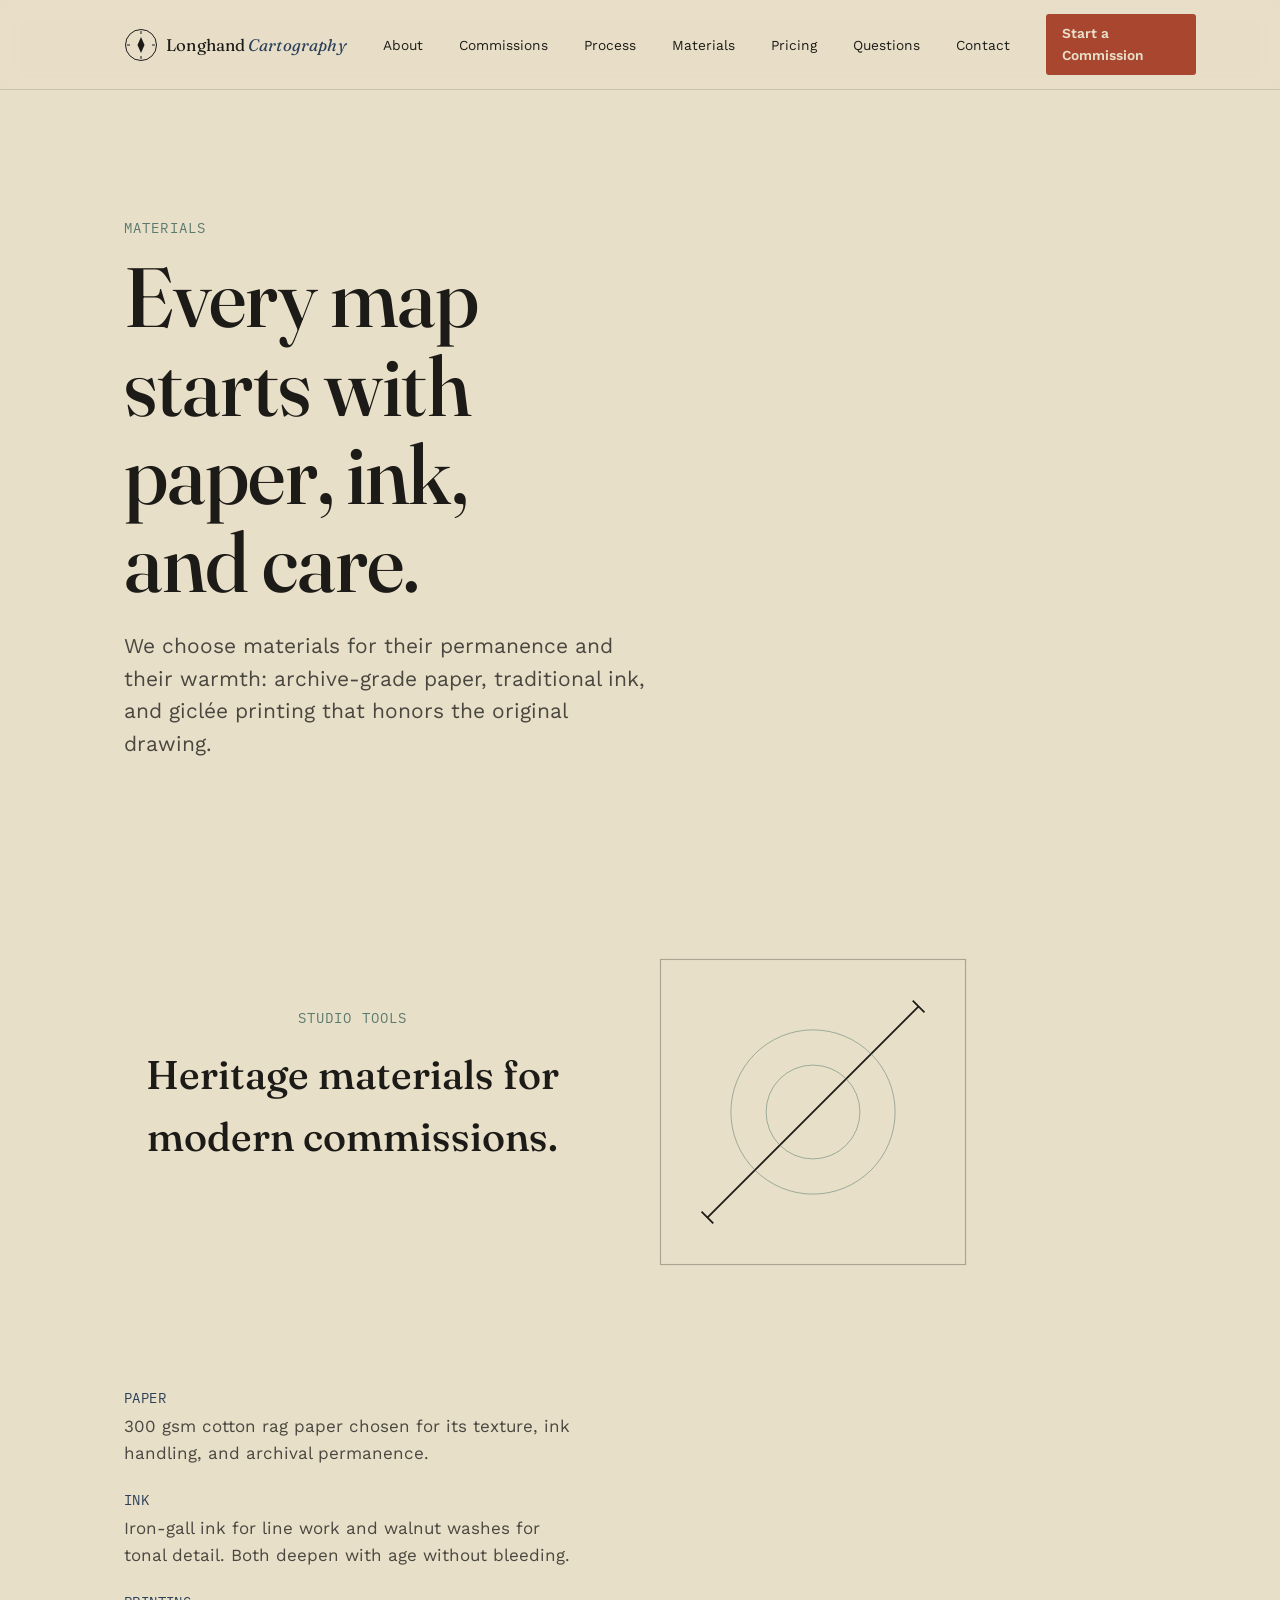
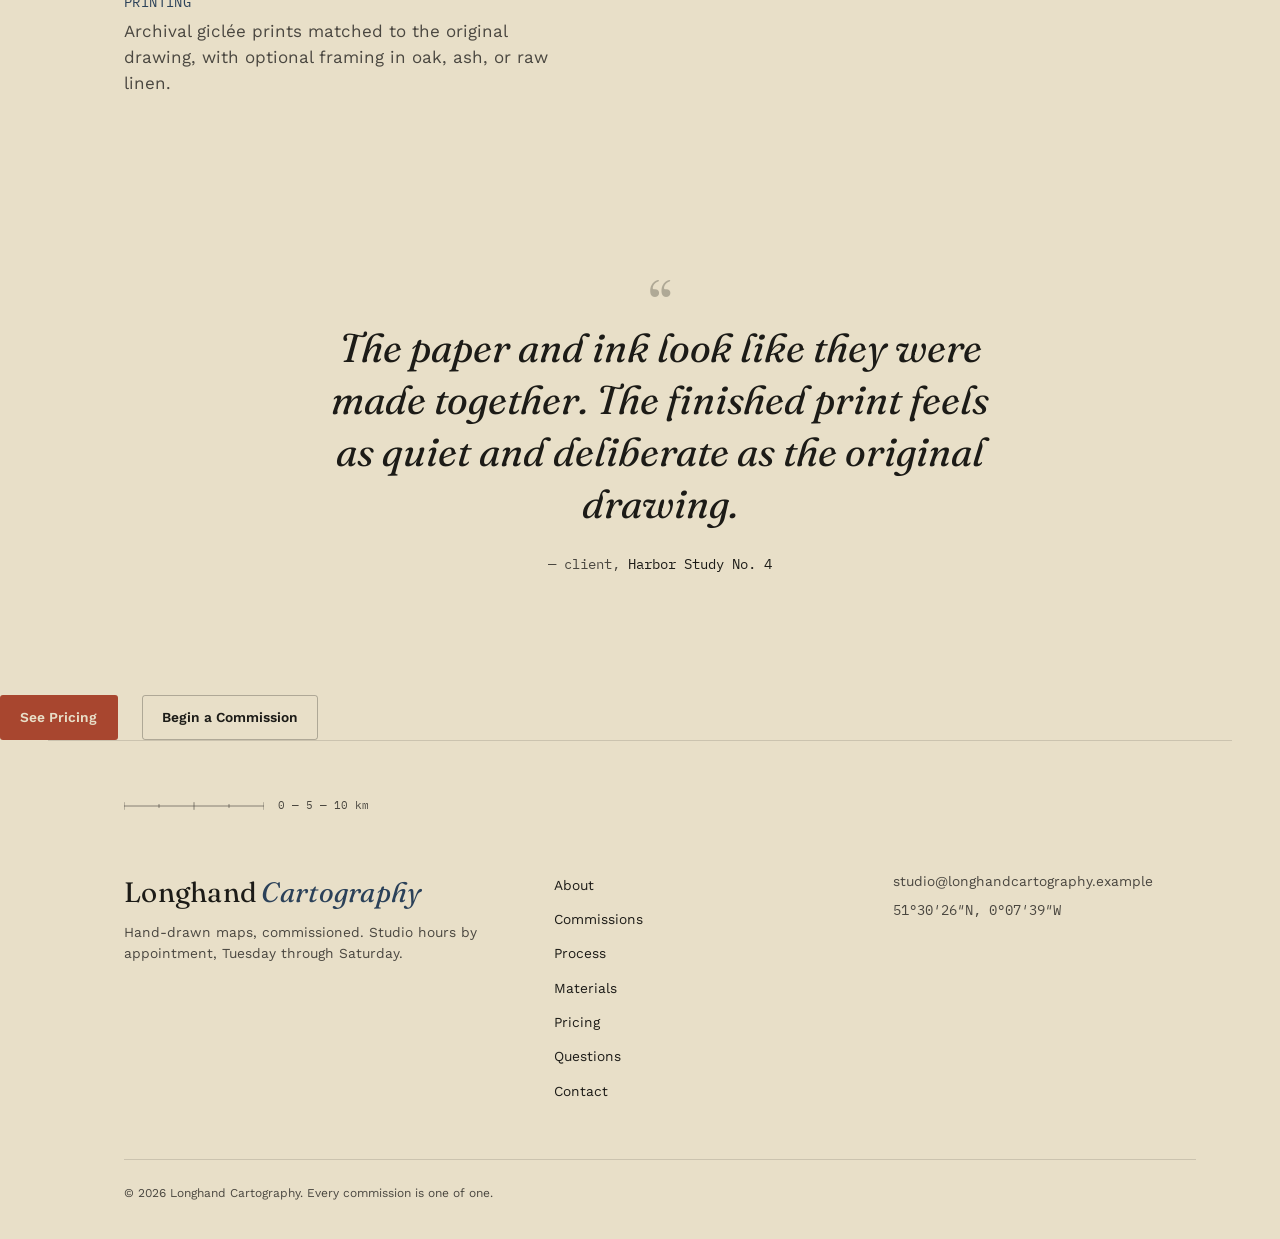
<file: Longhand-cartography/materials.html>
<!DOCTYPE html>
<html lang="en" class="no-js">
<head>
<meta charset="UTF-8">
<meta name="viewport" content="width=device-width, initial-scale=1.0">
<meta name="theme-color" content="#E8DFC8">
<title>Materials — Longhand Cartography</title>
<meta name="description" content="Learn about the paper, ink, and printing materials used to make Longhand Cartography's hand-drawn maps.">
<link rel="preconnect" href="https://fonts.googleapis.com">
<link rel="preconnect" href="https://fonts.gstatic.com" crossorigin>
<link href="https://fonts.googleapis.com/css2?family=Fraunces:ital,opsz,wght@0,9..144,300;0,9..144,400;0,9..144,500;0,9..144,600;1,9..144,500&family=Work+Sans:wght@400;500;600&family=IBM+Plex+Mono:wght@400;500&display=swap" rel="stylesheet">
<link rel="stylesheet" href="styles.css">
</head>
<body>
<a class="skip-link" href="#main">Skip to content</a>
<header class="site-header" data-header>
  <div class="site-header__inner">
    <a class="brand" href="index.html" aria-label="Longhand Cartography, home">
      <svg class="brand__mark" width="34" height="34" viewBox="0 0 34 34" fill="none" aria-hidden="true">
        <circle cx="17" cy="17" r="15.5" stroke="currentColor" stroke-width="1"/>
        <path d="M17 3 L17 6 M17 28 L17 31 M3 17 L6 17 M28 17 L31 17" stroke="currentColor" stroke-width="1"/>
        <path d="M17 9 L20.5 17 L17 25 L13.5 17 Z" fill="currentColor"/>
      </svg>
      <span class="brand__name">Longhand<em>Cartography</em></span>
    </a>
    <nav class="main-nav" aria-label="Primary">
      <ul>
        <li><a href="about.html">About</a></li>
        <li><a href="commissions.html">Commissions</a></li>
        <li><a href="process.html">Process</a></li>
        <li><a href="materials.html" class="is-active">Materials</a></li>
        <li><a href="pricing.html">Pricing</a></li>
        <li><a href="faq.html">Questions</a></li>
        <li><a href="contact.html">Contact</a></li>
      </ul>
    </nav>
    <a class="btn btn--primary btn--small" href="contact.html">Start a Commission</a>
    <button class="nav-toggle" type="button" aria-expanded="false" aria-controls="mobile-nav" data-nav-toggle>
      <span class="visually-hidden">Toggle menu</span>
      <span class="nav-toggle__bar" aria-hidden="true"></span>
    </button>
  </div>
  <nav id="mobile-nav" class="mobile-nav" aria-label="Mobile" data-mobile-nav hidden>
    <ul>
      <li><a href="about.html">About</a></li>
      <li><a href="commissions.html">Commissions</a></li>
      <li><a href="process.html">Process</a></li>
      <li><a href="materials.html" class="is-active">Materials</a></li>
      <li><a href="pricing.html">Pricing</a></li>
      <li><a href="faq.html">Questions</a></li>
      <li><a class="btn btn--primary" href="contact.html">Start a Commission</a></li>
    </ul>
  </nav>
</header>
<main id="main">
  <section class="hero">
    <div class="hero__text">
      <p class="eyebrow">Materials</p>
      <h1 class="hero__headline">Every map starts with paper, ink, and care.</h1>
      <p class="hero__sub">We choose materials for their permanence and their warmth: archive-grade paper, traditional ink, and giclée printing that honors the original drawing.</p>
    </div>
  </section>
  <section class="materials reveal">
    <div class="section-head">
      <p class="eyebrow">Studio tools</p>
      <h2>Heritage materials for modern commissions.</h2>
    </div>
    <div class="materials__art" aria-hidden="true">
      <svg viewBox="0 0 300 300" fill="none">
        <rect x="20" y="20" width="260" height="260" stroke="#1C1B17" stroke-width="1" opacity="0.3"/>
        <path d="M60 240 L 240 60" stroke="#1C1B17" stroke-width="1.5"/>
        <path d="M55 235 L 65 245 M235 55 L 245 65" stroke="#1C1B17" stroke-width="1.5"/>
        <circle cx="150" cy="150" r="70" stroke="#5B7A6E" stroke-width="0.75" opacity="0.6"/>
        <circle cx="150" cy="150" r="40" stroke="#5B7A6E" stroke-width="0.75" opacity="0.6"/>
      </svg>
    </div>
    <div class="materials__text">
      <dl class="materials__list">
        <div>
          <dt>Paper</dt>
          <dd>300 gsm cotton rag paper chosen for its texture, ink handling, and archival permanence.</dd>
        </div>
        <div>
          <dt>Ink</dt>
          <dd>Iron-gall ink for line work and walnut washes for tonal detail. Both deepen with age without bleeding.</dd>
        </div>
        <div>
          <dt>Printing</dt>
          <dd>Archival giclée prints matched to the original drawing, with optional framing in oak, ash, or raw linen.</dd>
        </div>
      </dl>
    </div>
  </section>
  <section class="testimonial reveal">
    <blockquote>
      <span class="testimonial__mark" aria-hidden="true">“</span>
      <p>The paper and ink look like they were made together. The finished print feels as quiet and deliberate as the original drawing.</p>
      <footer>— client, <cite>Harbor Study No. 4</cite></footer>
    </blockquote>
  </section>
  <div class="hero__actions" style="margin-top:2rem; text-align:center;">
    <a class="btn btn--primary" href="pricing.html">See Pricing</a>
    <a class="btn btn--ghost" href="contact.html">Begin a Commission</a>
  </div>
</main>
<footer class="site-footer">
  <div class="site-footer__scale" aria-hidden="true">
    <svg viewBox="0 0 220 20" width="140" height="14"><path d="M0 10 H220 M0 4 V16 M55 7 V13 M110 4 V16 M165 7 V13 M220 4 V16" stroke="currentColor" stroke-width="1"/></svg>
    <span class="mono">0 — 5 — 10 km</span>
  </div>
  <div class="site-footer__grid">
    <div>
      <span class="brand__name brand__name--footer">Longhand<em>Cartography</em></span>
      <p>Hand-drawn maps, commissioned. Studio hours by appointment, Tuesday through Saturday.</p>
    </div>
    <nav aria-label="Footer">
      <ul>
        <li><a href="about.html">About</a></li>
        <li><a href="commissions.html">Commissions</a></li>
        <li><a href="process.html">Process</a></li>
        <li><a href="materials.html">Materials</a></li>
        <li><a href="pricing.html">Pricing</a></li>
        <li><a href="faq.html">Questions</a></li>
        <li><a href="contact.html">Contact</a></li>
      </ul>
    </nav>
    <div class="site-footer__contact">
      <p><a href="mailto:studio@longhandcartography.example">studio@longhandcartography.example</a></p>
      <p class="mono">51°30′26″N, 0°07′39″W</p>
    </div>
  </div>
  <p class="site-footer__copy">© <span data-year></span> Longhand Cartography. Every commission is one of one.</p>
</footer>
<script src="script.js"></script>
</body>
</html>
</file>
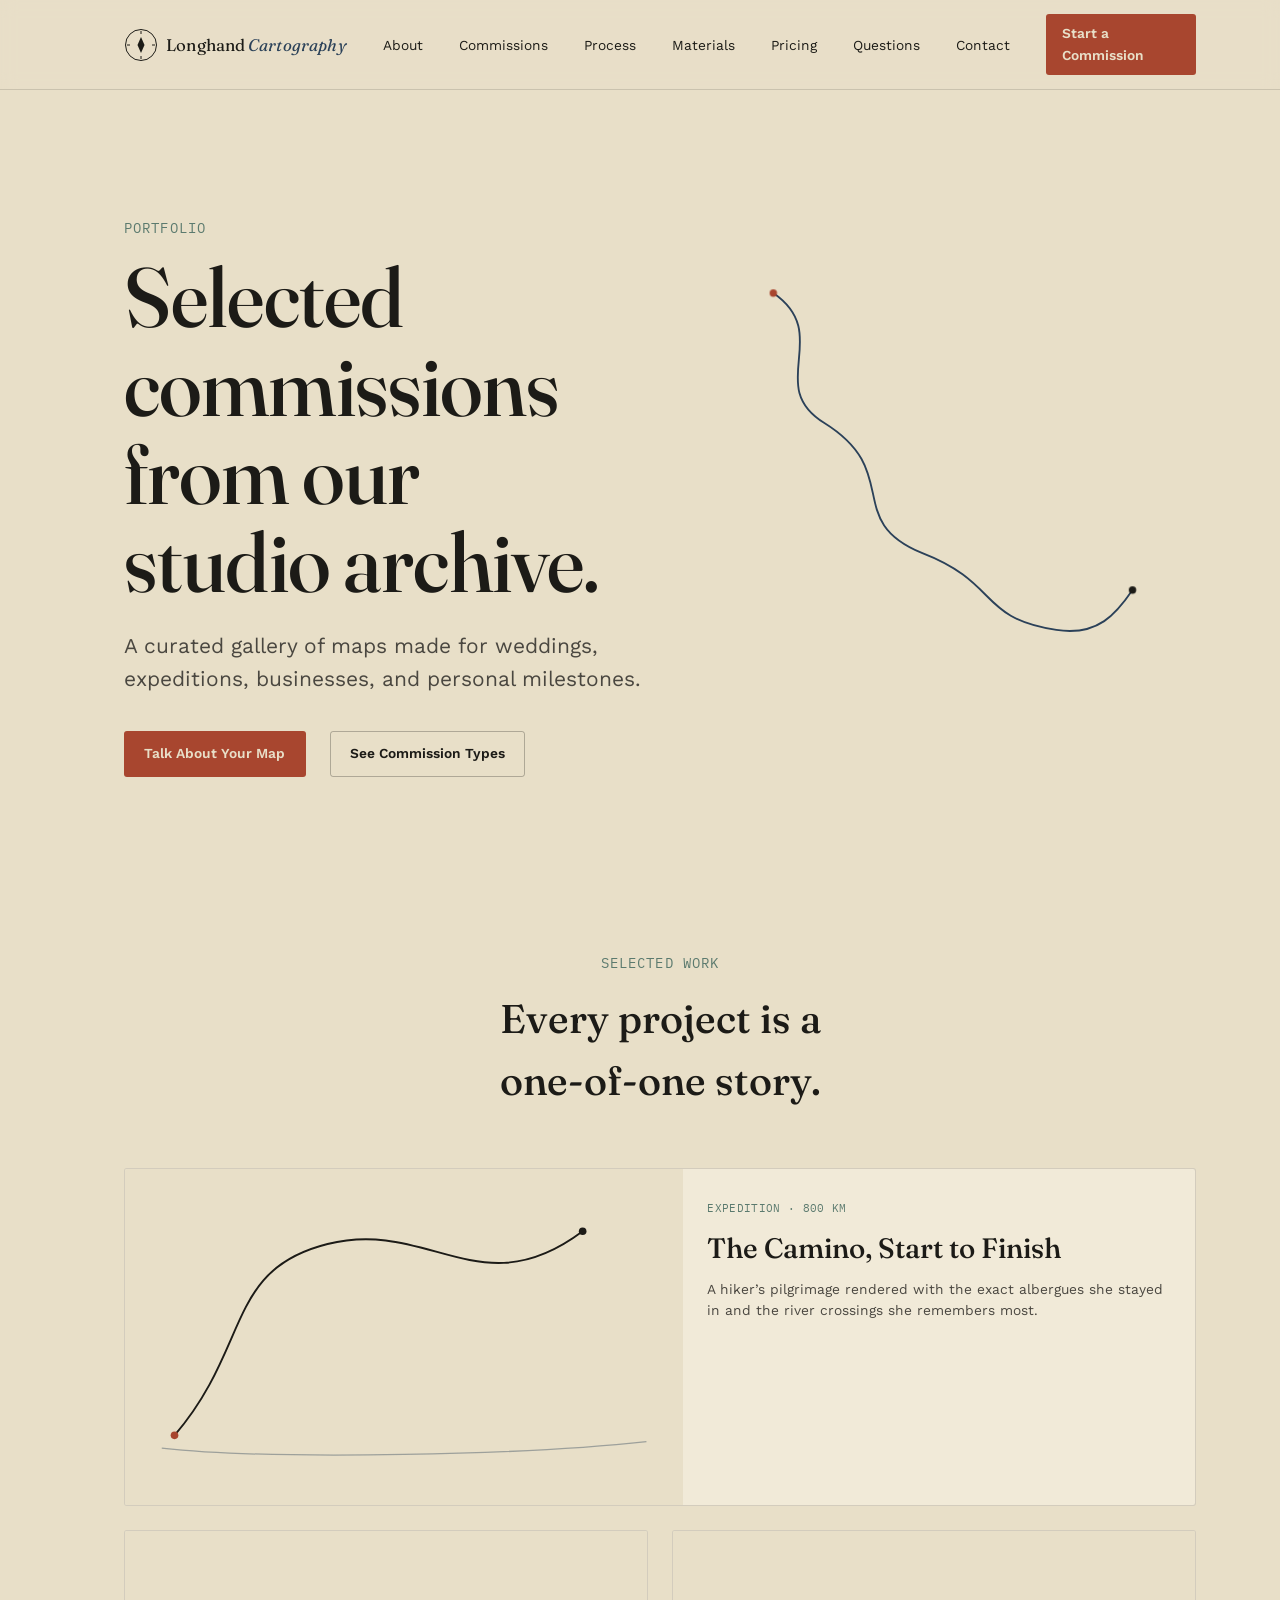
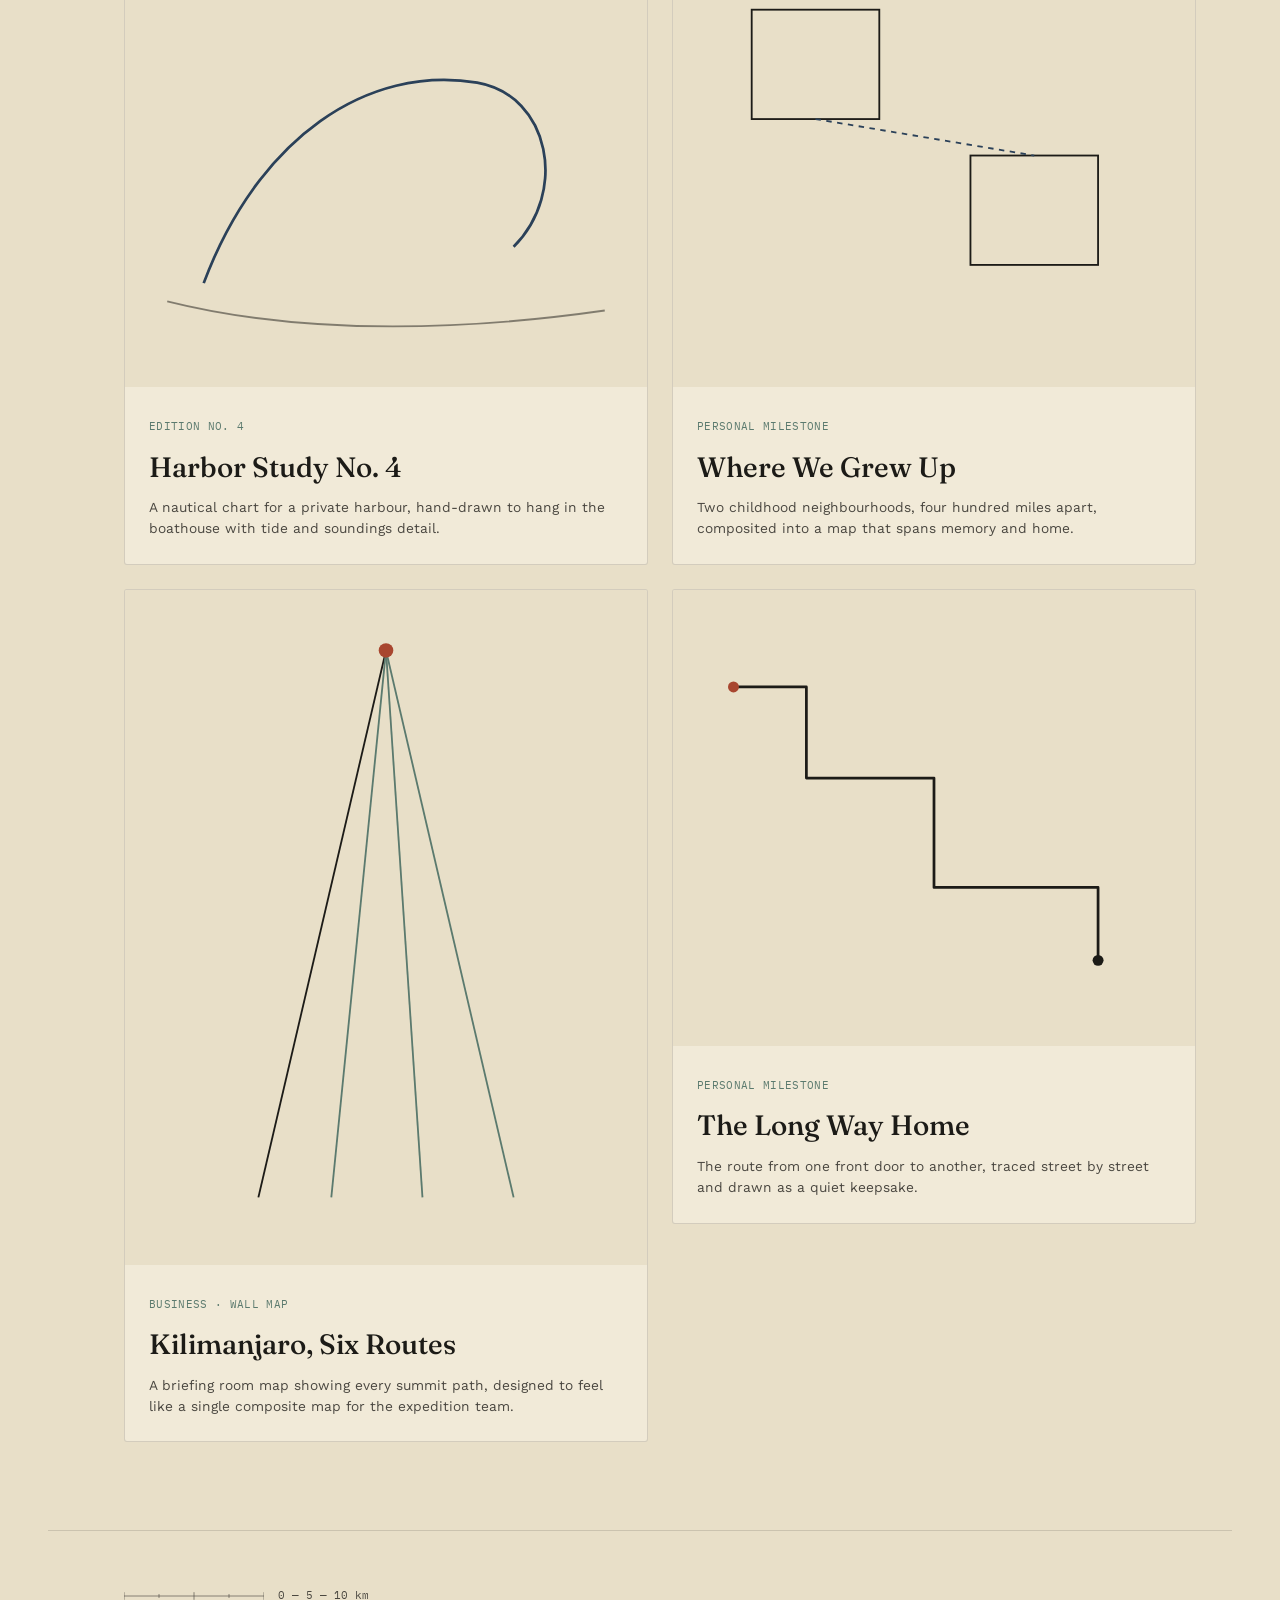
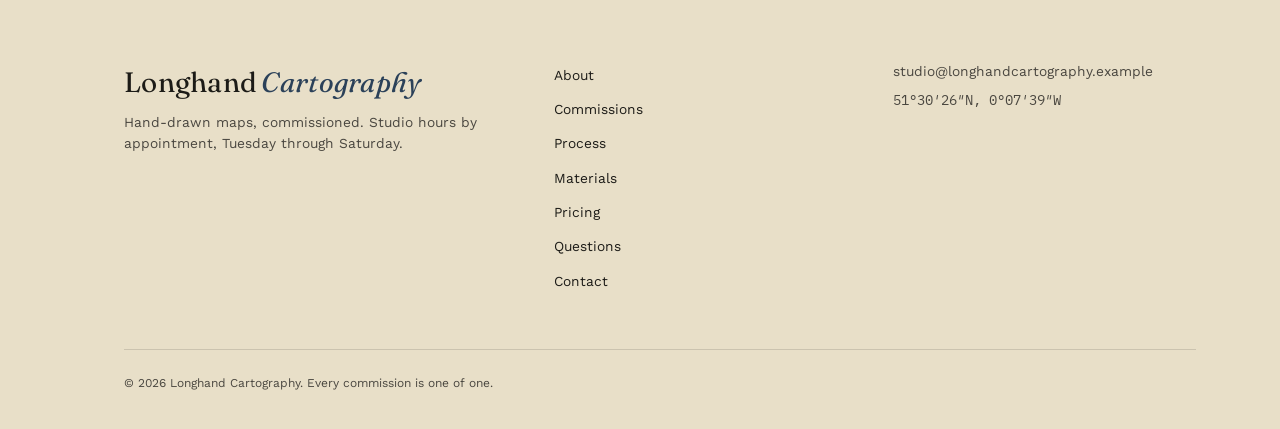
<file: Longhand-cartography/portfolio.html>
<!DOCTYPE html>
<html lang="en" class="no-js">
<head>
<meta charset="UTF-8">
<meta name="viewport" content="width=device-width, initial-scale=1.0">
<meta name="theme-color" content="#E8DFC8">
<title>Portfolio — Longhand Cartography</title>
<meta name="description" content="Browse Longhand Cartography's portfolio of commissioned maps, including personal, wedding, business, and expedition work.">
<link rel="preconnect" href="https://fonts.googleapis.com">
<link rel="preconnect" href="https://fonts.gstatic.com" crossorigin>
<link href="https://fonts.googleapis.com/css2?family=Fraunces:ital,opsz,wght@0,9..144,300;0,9..144,400;0,9..144,500;0,9..144,600;1,9..144,500&family=Work+Sans:wght@400;500;600&family=IBM+Plex+Mono:wght@400;500&display=swap" rel="stylesheet">
<link rel="stylesheet" href="styles.css">
</head>
<body>
<a class="skip-link" href="#main">Skip to content</a>
<header class="site-header" data-header>
  <div class="site-header__inner">
    <a class="brand" href="index.html" aria-label="Longhand Cartography, home">
      <svg class="brand__mark" width="34" height="34" viewBox="0 0 34 34" fill="none" aria-hidden="true">
        <circle cx="17" cy="17" r="15.5" stroke="currentColor" stroke-width="1"/>
        <path d="M17 3 L17 6 M17 28 L17 31 M3 17 L6 17 M28 17 L31 17" stroke="currentColor" stroke-width="1"/>
        <path d="M17 9 L20.5 17 L17 25 L13.5 17 Z" fill="currentColor"/>
      </svg>
      <span class="brand__name">Longhand<em>Cartography</em></span>
    </a>
    <nav class="main-nav" aria-label="Primary">
      <ul>
        <li><a href="about.html">About</a></li>
        <li><a href="commissions.html">Commissions</a></li>
        <li><a href="process.html">Process</a></li>
        <li><a href="materials.html">Materials</a></li>
        <li><a href="pricing.html">Pricing</a></li>
        <li><a href="faq.html">Questions</a></li>
        <li><a href="contact.html">Contact</a></li>
      </ul>
    </nav>
    <a class="btn btn--primary btn--small" href="contact.html">Start a Commission</a>
    <button class="nav-toggle" type="button" aria-expanded="false" aria-controls="mobile-nav" data-nav-toggle>
      <span class="visually-hidden">Toggle menu</span>
      <span class="nav-toggle__bar" aria-hidden="true"></span>
    </button>
  </div>
  <nav id="mobile-nav" class="mobile-nav" aria-label="Mobile" data-mobile-nav hidden>
    <ul>
      <li><a href="about.html">About</a></li>
      <li><a href="commissions.html">Commissions</a></li>
      <li><a href="process.html">Process</a></li>
      <li><a href="materials.html">Materials</a></li>
      <li><a href="pricing.html">Pricing</a></li>
      <li><a href="faq.html">Questions</a></li>
      <li><a class="btn btn--primary" href="contact.html">Start a Commission</a></li>
    </ul>
  </nav>
</header>
<main id="main">
  <section class="hero">
    <div class="hero__text">
      <p class="eyebrow">Portfolio</p>
      <h1 class="hero__headline">Selected commissions from our studio archive.</h1>
      <p class="hero__sub">A curated gallery of maps made for weddings, expeditions, businesses, and personal milestones.</p>
      <div class="hero__actions">
        <a class="btn btn--primary" href="contact.html">Talk About Your Map</a>
        <a class="btn btn--ghost" href="commissions.html">See Commission Types</a>
      </div>
    </div>
    <div class="hero__art" aria-hidden="true">
      <svg class="hero__route" viewBox="0 0 520 460" fill="none" xmlns="http://www.w3.org/2000/svg">
        <path class="hero__route-path" d="M65 55 C 130 100, 55 155, 120 195 C 205 248, 140 300, 225 335 C 310 368, 285 405, 370 418 C 415 425, 435 400, 452 375" stroke="#2B4159" stroke-width="2" stroke-linecap="round" fill="none"/>
        <circle class="hero__route-point" cx="65" cy="55" r="4" fill="#A8462F"/>
        <circle class="hero__route-point" cx="452" cy="375" r="4" fill="#1C1B17"/>
      </svg>
    </div>
  </section>
  <section class="commissions reveal">
    <div class="section-head">
      <p class="eyebrow">Selected work</p>
      <h2>Every project is a one-of-one story.</h2>
    </div>
    <div class="commissions__grid">
      <article class="commission-card commission-card--wide reveal">
        <div class="commission-card__art" aria-hidden="true">
          <svg viewBox="0 0 400 220" fill="none"><path d="M20 190 C 80 120, 60 60, 140 40 C 220 20, 260 90, 340 30" stroke="#1C1B17" stroke-width="1.5" fill="none"/><path d="M10 200 C 100 210, 300 205, 390 195" stroke="#2B4159" stroke-width="1" opacity="0.4"/><circle cx="20" cy="190" r="3" fill="#A8462F"/><circle cx="340" cy="30" r="3" fill="#1C1B17"/></svg>
        </div>
        <div class="commission-card__body">
          <span class="commission-card__meta">Expedition · 800 km</span>
          <h3>The Camino, Start to Finish</h3>
          <p>A hiker’s pilgrimage rendered with the exact albergues she stayed in and the river crossings she remembers most.</p>
        </div>
      </article>
      <article class="commission-card reveal">
        <div class="commission-card__art" aria-hidden="true">
          <svg viewBox="0 0 260 220" fill="none"><path d="M30 180 C 60 100, 120 60, 180 70 C 220 77, 230 130, 200 160" stroke="#2B4159" stroke-width="1.5" fill="none"/><path d="M10 190 C 90 210, 180 205, 250 195" stroke="#1C1B17" stroke-width="1" opacity="0.5"/></svg>
        </div>
        <div class="commission-card__body">
          <span class="commission-card__meta">Edition No. 4</span>
          <h3>Harbor Study No. 4</h3>
          <p>A nautical chart for a private harbour, hand-drawn to hang in the boathouse with tide and soundings detail.</p>
        </div>
      </article>
      <article class="commission-card reveal">
        <div class="commission-card__art" aria-hidden="true">
          <svg viewBox="0 0 260 220" fill="none"><rect x="30" y="30" width="70" height="60" stroke="#1C1B17" stroke-width="1"/><rect x="150" y="110" width="70" height="60" stroke="#1C1B17" stroke-width="1"/><path d="M65 90 L 185 110" stroke="#2B4159" stroke-width="1" stroke-dasharray="3 3"/></svg>
        </div>
        <div class="commission-card__body">
          <span class="commission-card__meta">Personal milestone</span>
          <h3>Where We Grew Up</h3>
          <p>Two childhood neighbourhoods, four hundred miles apart, composited into a map that spans memory and home.</p>
        </div>
      </article>
      <article class="commission-card commission-card--tall reveal">
        <div class="commission-card__art" aria-hidden="true">
          <svg viewBox="0 0 260 340" fill="none"><path d="M130 20 L 60 320" stroke="#1C1B17" stroke-width="1"/><path d="M130 20 L 100 320" stroke="#5B7A6E" stroke-width="1"/><path d="M130 20 L 150 320" stroke="#5B7A6E" stroke-width="1"/><path d="M130 20 L 200 320" stroke="#5B7A6E" stroke-width="1"/><circle cx="130" cy="20" r="4" fill="#A8462F"/></svg>
        </div>
        <div class="commission-card__body">
          <span class="commission-card__meta">Business · Wall map</span>
          <h3>Kilimanjaro, Six Routes</h3>
          <p>A briefing room map showing every summit path, designed to feel like a single composite map for the expedition team.</p>
        </div>
      </article>
      <article class="commission-card reveal">
        <div class="commission-card__art" aria-hidden="true">
          <svg viewBox="0 0 260 220" fill="none"><path d="M20 40 L 60 40 L 60 90 L 130 90 L 130 150 L 220 150 L 220 190" stroke="#1C1B17" stroke-width="1.5" fill="none" stroke-linejoin="round"/><circle cx="20" cy="40" r="3" fill="#A8462F"/><circle cx="220" cy="190" r="3" fill="#1C1B17"/></svg>
        </div>
        <div class="commission-card__body">
          <span class="commission-card__meta">Personal milestone</span>
          <h3>The Long Way Home</h3>
          <p>The route from one front door to another, traced street by street and drawn as a quiet keepsake.</p>
        </div>
      </article>
    </div>
  </section>
</main>
<footer class="site-footer">
  <div class="site-footer__scale" aria-hidden="true">
    <svg viewBox="0 0 220 20" width="140" height="14"><path d="M0 10 H220 M0 4 V16 M55 7 V13 M110 4 V16 M165 7 V13 M220 4 V16" stroke="currentColor" stroke-width="1"/></svg>
    <span class="mono">0 — 5 — 10 km</span>
  </div>
  <div class="site-footer__grid">
    <div>
      <span class="brand__name brand__name--footer">Longhand<em>Cartography</em></span>
      <p>Hand-drawn maps, commissioned. Studio hours by appointment, Tuesday through Saturday.</p>
    </div>
    <nav aria-label="Footer">
      <ul>
        <li><a href="about.html">About</a></li>
        <li><a href="commissions.html">Commissions</a></li>
        <li><a href="process.html">Process</a></li>
        <li><a href="materials.html">Materials</a></li>
        <li><a href="pricing.html">Pricing</a></li>
        <li><a href="faq.html">Questions</a></li>
        <li><a href="contact.html">Contact</a></li>
      </ul>
    </nav>
    <div class="site-footer__contact">
      <p><a href="mailto:studio@longhandcartography.example">studio@longhandcartography.example</a></p>
      <p class="mono">51°30′26″N, 0°07′39″W</p>
    </div>
  </div>
  <p class="site-footer__copy">© <span data-year></span> Longhand Cartography. Every commission is one of one.</p>
</footer>
<script src="script.js"></script>
</body>
</html>
</file>
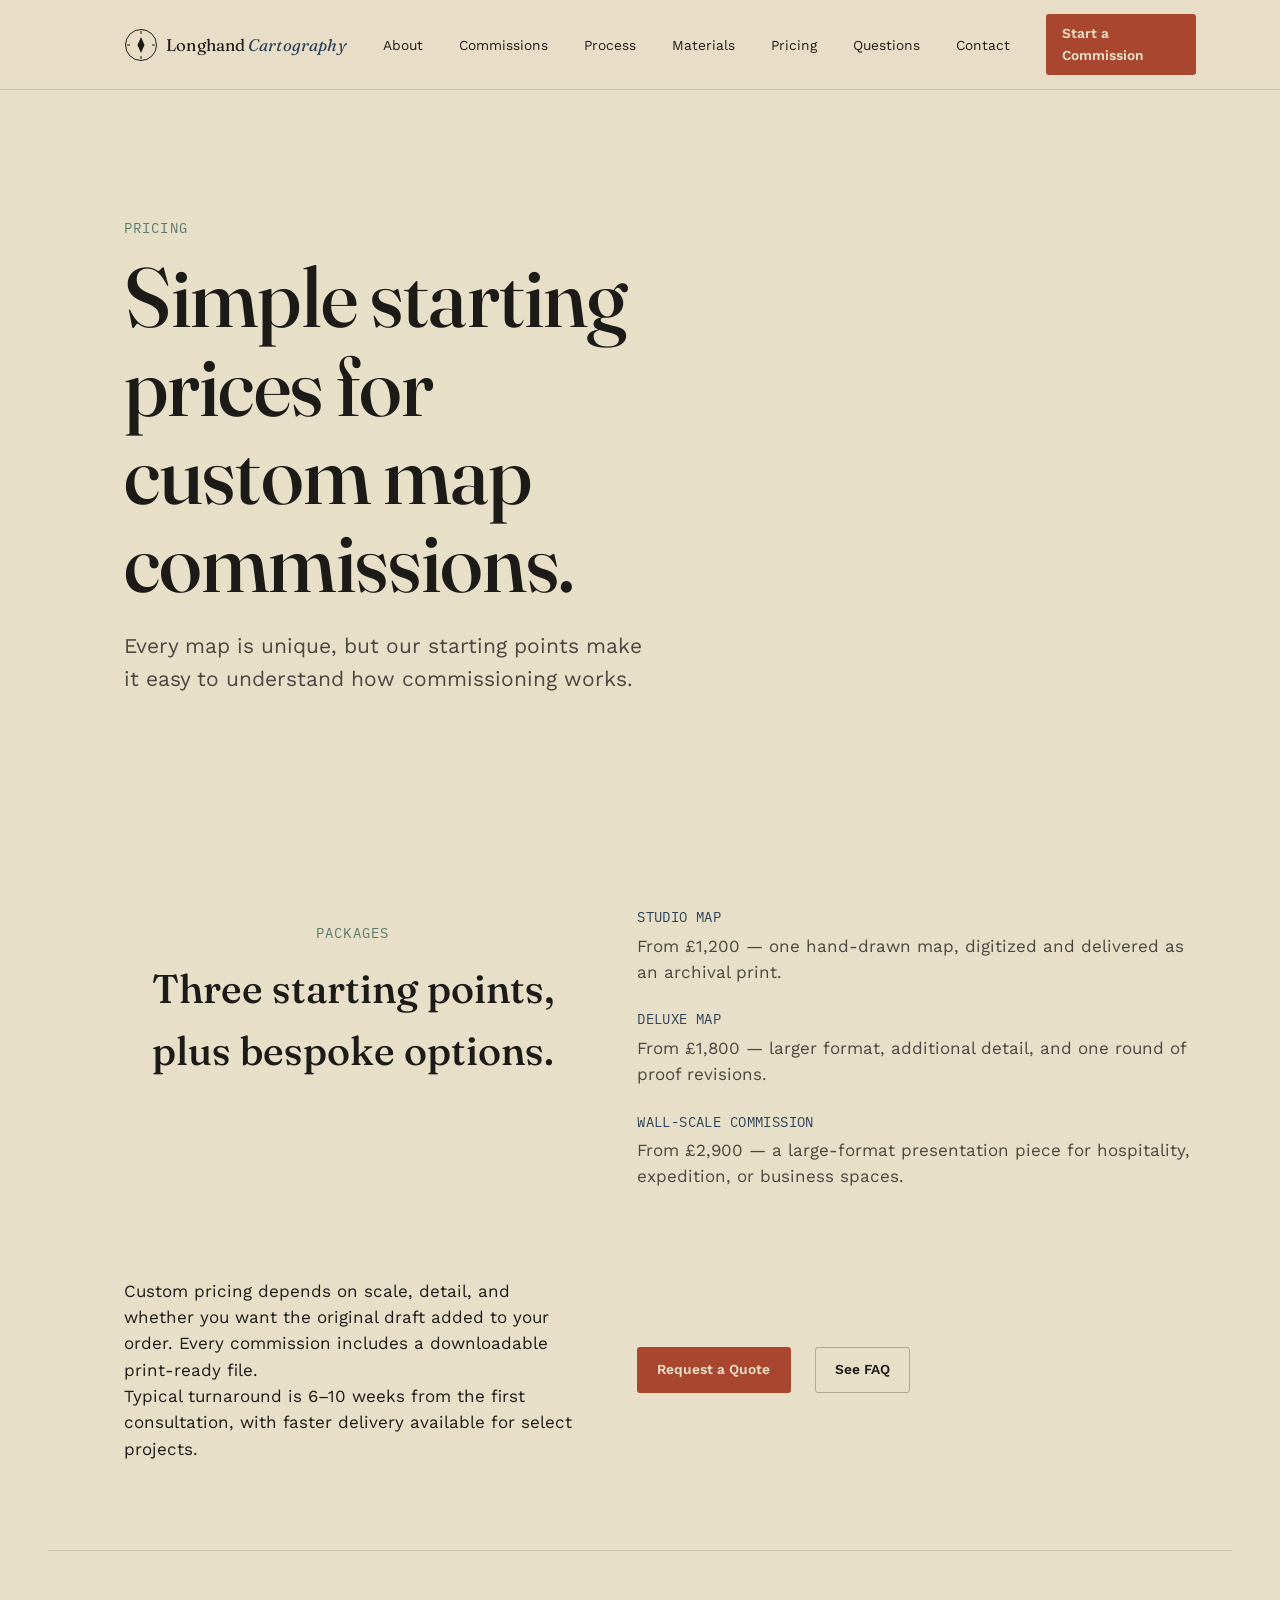
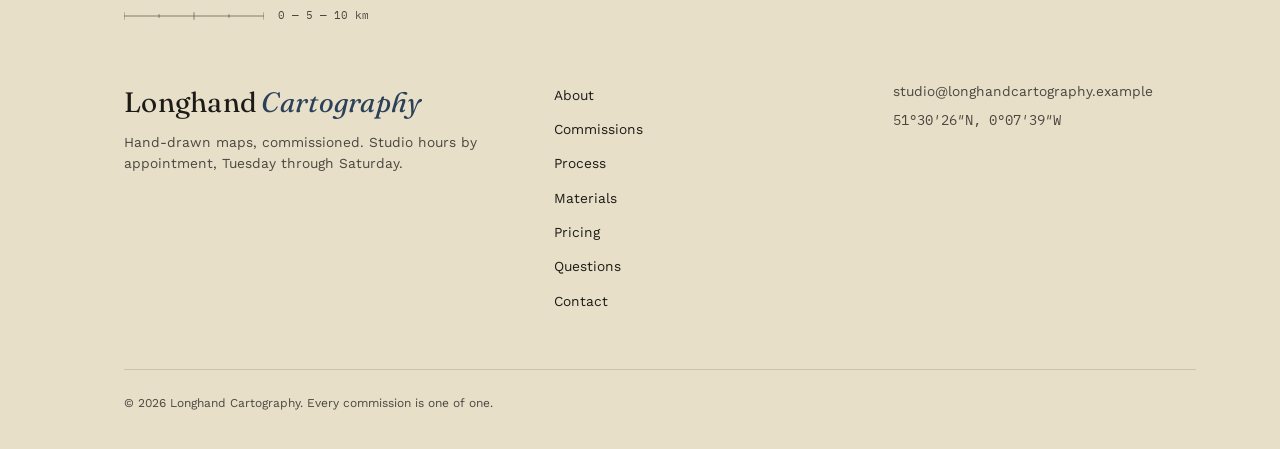
<file: Longhand-cartography/pricing.html>
<!DOCTYPE html>
<html lang="en" class="no-js">
<head>
<meta charset="UTF-8">
<meta name="viewport" content="width=device-width, initial-scale=1.0">
<meta name="theme-color" content="#E8DFC8">
<title>Pricing — Longhand Cartography</title>
<meta name="description" content="Discover starting prices and commissioning options for hand-drawn maps from Longhand Cartography.">
<link rel="preconnect" href="https://fonts.googleapis.com">
<link rel="preconnect" href="https://fonts.gstatic.com" crossorigin>
<link href="https://fonts.googleapis.com/css2?family=Fraunces:ital,opsz,wght@0,9..144,300;0,9..144,400;0,9..144,500;0,9..144,600;1,9..144,500&family=Work+Sans:wght@400;500;600&family=IBM+Plex+Mono:wght@400;500&display=swap" rel="stylesheet">
<link rel="stylesheet" href="styles.css">
</head>
<body>
<a class="skip-link" href="#main">Skip to content</a>
<header class="site-header" data-header>
  <div class="site-header__inner">
    <a class="brand" href="index.html" aria-label="Longhand Cartography, home">
      <svg class="brand__mark" width="34" height="34" viewBox="0 0 34 34" fill="none" aria-hidden="true">
        <circle cx="17" cy="17" r="15.5" stroke="currentColor" stroke-width="1"/>
        <path d="M17 3 L17 6 M17 28 L17 31 M3 17 L6 17 M28 17 L31 17" stroke="currentColor" stroke-width="1"/>
        <path d="M17 9 L20.5 17 L17 25 L13.5 17 Z" fill="currentColor"/>
      </svg>
      <span class="brand__name">Longhand<em>Cartography</em></span>
    </a>
    <nav class="main-nav" aria-label="Primary">
      <ul>
        <li><a href="about.html">About</a></li>
        <li><a href="commissions.html">Commissions</a></li>
        <li><a href="process.html">Process</a></li>
        <li><a href="materials.html">Materials</a></li>
        <li><a href="pricing.html" class="is-active">Pricing</a></li>
        <li><a href="faq.html">Questions</a></li>
        <li><a href="contact.html">Contact</a></li>
      </ul>
    </nav>
    <a class="btn btn--primary btn--small" href="contact.html">Start a Commission</a>
    <button class="nav-toggle" type="button" aria-expanded="false" aria-controls="mobile-nav" data-nav-toggle>
      <span class="visually-hidden">Toggle menu</span>
      <span class="nav-toggle__bar" aria-hidden="true"></span>
    </button>
  </div>
  <nav id="mobile-nav" class="mobile-nav" aria-label="Mobile" data-mobile-nav hidden>
    <ul>
      <li><a href="about.html">About</a></li>
      <li><a href="commissions.html">Commissions</a></li>
      <li><a href="process.html">Process</a></li>
      <li><a href="materials.html">Materials</a></li>
      <li><a href="pricing.html" class="is-active">Pricing</a></li>
      <li><a href="faq.html">Questions</a></li>
      <li><a class="btn btn--primary" href="contact.html">Start a Commission</a></li>
    </ul>
  </nav>
</header>
<main id="main">
  <section class="hero">
    <div class="hero__text">
      <p class="eyebrow">Pricing</p>
      <h1 class="hero__headline">Simple starting prices for custom map commissions.</h1>
      <p class="hero__sub">Every map is unique, but our starting points make it easy to understand how commissioning works.</p>
    </div>
  </section>
  <section class="materials reveal">
    <div class="section-head">
      <p class="eyebrow">Packages</p>
      <h2>Three starting points, plus bespoke options.</h2>
    </div>
    <div class="materials__list">
      <div>
        <dt>Studio map</dt>
        <dd>From £1,200 — one hand-drawn map, digitized and delivered as an archival print.</dd>
      </div>
      <div>
        <dt>Deluxe map</dt>
        <dd>From £1,800 — larger format, additional detail, and one round of proof revisions.</dd>
      </div>
      <div>
        <dt>Wall-scale commission</dt>
        <dd>From £2,900 — a large-format presentation piece for hospitality, expedition, or business spaces.</dd>
      </div>
    </div>
    <div class="materials__text" style="margin-top:2rem;">
      <p>Custom pricing depends on scale, detail, and whether you want the original draft added to your order. Every commission includes a downloadable print-ready file.</p>
      <p>Typical turnaround is 6–10 weeks from the first consultation, with faster delivery available for select projects.</p>
    </div>
    <div class="hero__actions" style="margin-top:2rem; text-align:center;">
      <a class="btn btn--primary" href="contact.html">Request a Quote</a>
      <a class="btn btn--ghost" href="faq.html">See FAQ</a>
    </div>
  </section>
</main>
<footer class="site-footer">
  <div class="site-footer__scale" aria-hidden="true">
    <svg viewBox="0 0 220 20" width="140" height="14"><path d="M0 10 H220 M0 4 V16 M55 7 V13 M110 4 V16 M165 7 V13 M220 4 V16" stroke="currentColor" stroke-width="1"/></svg>
    <span class="mono">0 — 5 — 10 km</span>
  </div>
  <div class="site-footer__grid">
    <div>
      <span class="brand__name brand__name--footer">Longhand<em>Cartography</em></span>
      <p>Hand-drawn maps, commissioned. Studio hours by appointment, Tuesday through Saturday.</p>
    </div>
    <nav aria-label="Footer">
      <ul>
        <li><a href="about.html">About</a></li>
        <li><a href="commissions.html">Commissions</a></li>
        <li><a href="process.html">Process</a></li>
        <li><a href="materials.html">Materials</a></li>
        <li><a href="pricing.html">Pricing</a></li>
        <li><a href="faq.html">Questions</a></li>
        <li><a href="contact.html">Contact</a></li>
      </ul>
    </nav>
    <div class="site-footer__contact">
      <p><a href="mailto:studio@longhandcartography.example">studio@longhandcartography.example</a></p>
      <p class="mono">51°30′26″N, 0°07′39″W</p>
    </div>
  </div>
  <p class="site-footer__copy">© <span data-year></span> Longhand Cartography. Every commission is one of one.</p>
</footer>
<script src="script.js"></script>
</body>
</html>
</file>
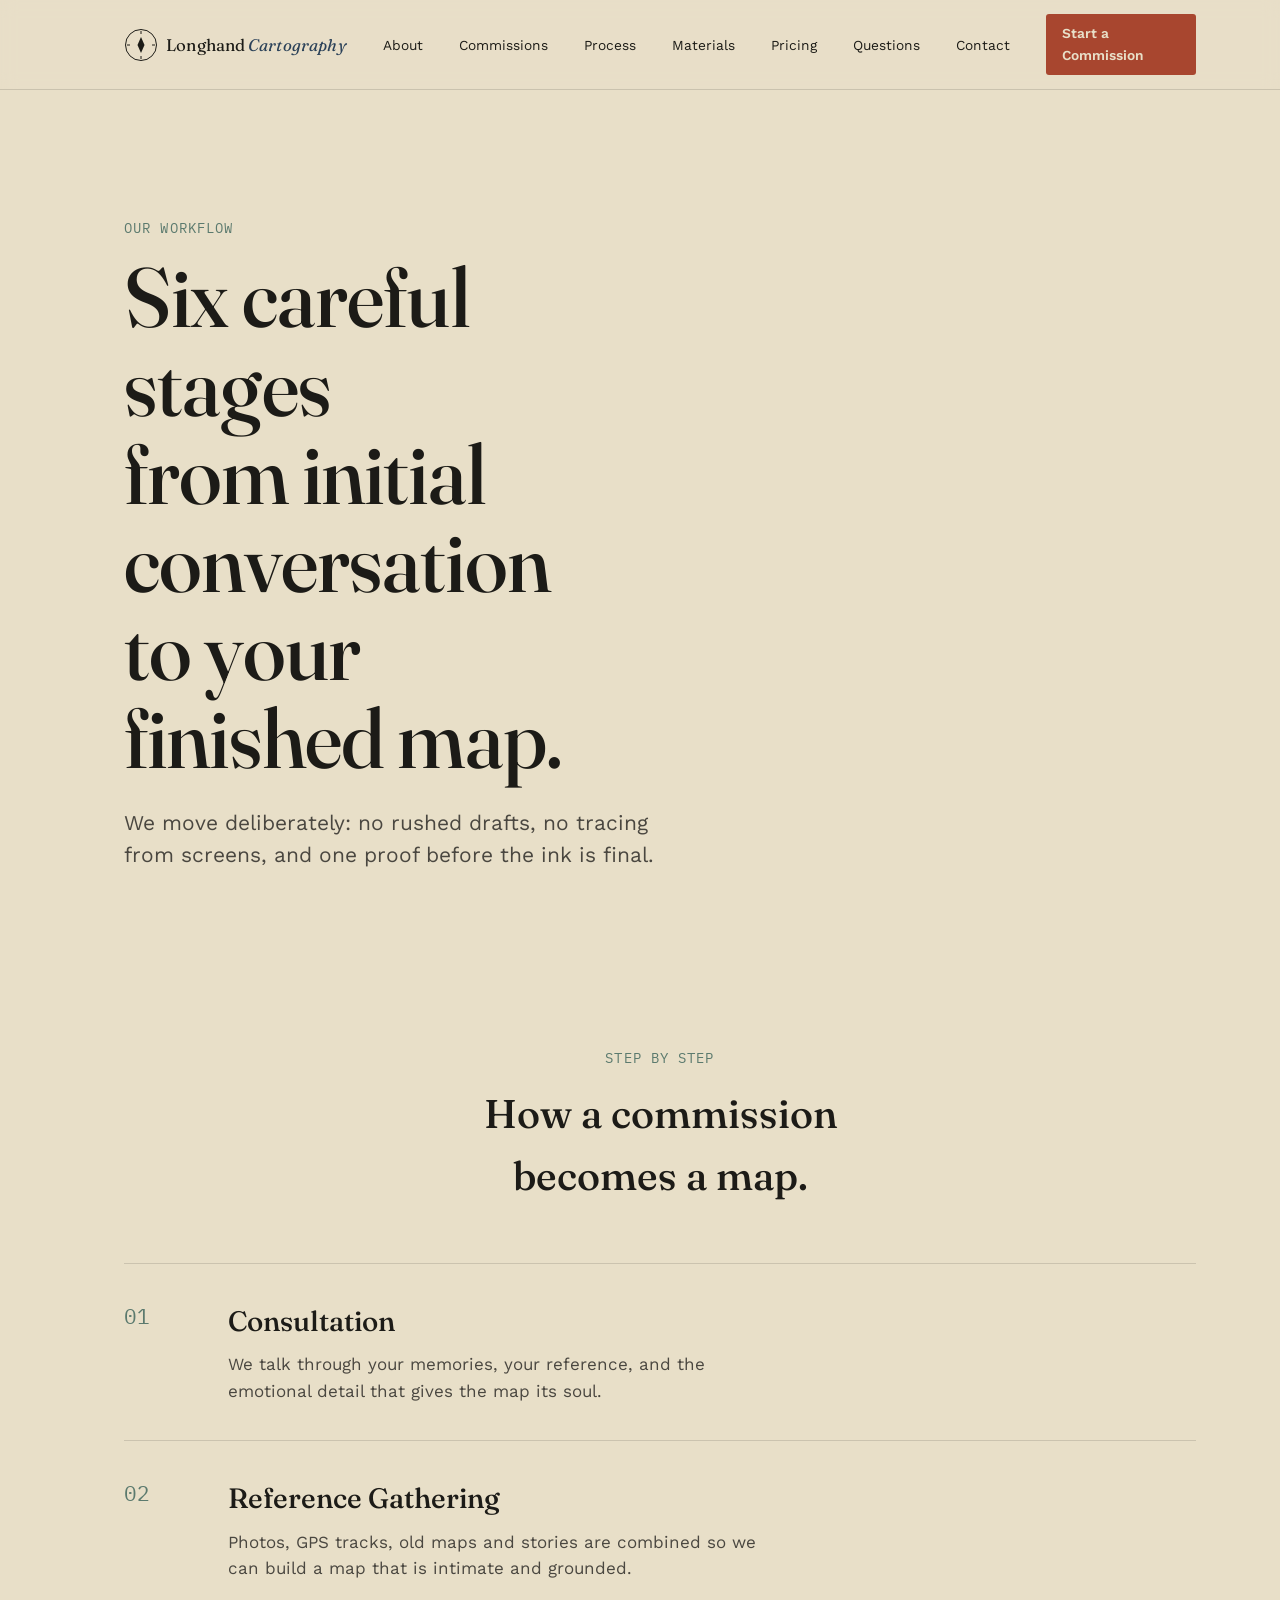
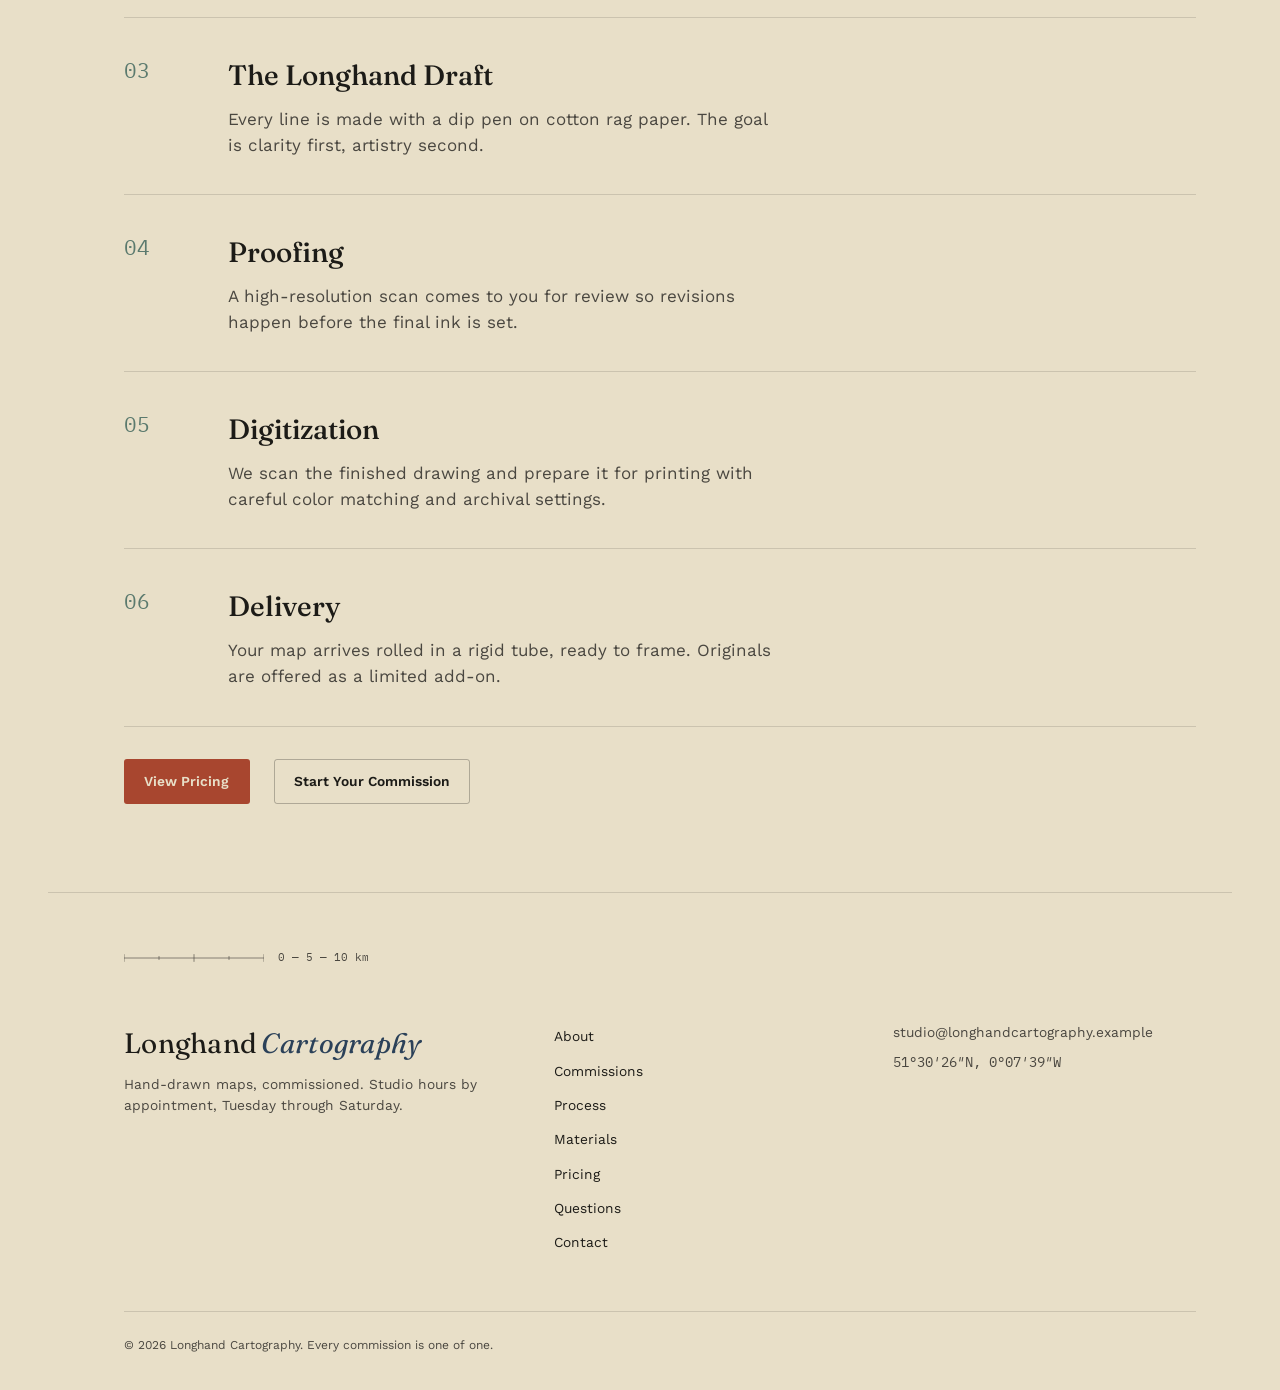
<file: Longhand-cartography/process.html>
<!DOCTYPE html>
<html lang="en" class="no-js">
<head>
<meta charset="UTF-8">
<meta name="viewport" content="width=device-width, initial-scale=1.0">
<meta name="theme-color" content="#E8DFC8">
<title>Process — Longhand Cartography</title>
<meta name="description" content="Discover the six-stage process for commissioning a hand-drawn map from Longhand Cartography.">
<link rel="preconnect" href="https://fonts.googleapis.com">
<link rel="preconnect" href="https://fonts.gstatic.com" crossorigin>
<link href="https://fonts.googleapis.com/css2?family=Fraunces:ital,opsz,wght@0,9..144,300;0,9..144,400;0,9..144,500;0,9..144,600;1,9..144,500&family=Work+Sans:wght@400;500;600&family=IBM+Plex+Mono:wght@400;500&display=swap" rel="stylesheet">
<link rel="stylesheet" href="styles.css">
</head>
<body>
<a class="skip-link" href="#main">Skip to content</a>
<header class="site-header" data-header>
  <div class="site-header__inner">
    <a class="brand" href="index.html" aria-label="Longhand Cartography, home">
      <svg class="brand__mark" width="34" height="34" viewBox="0 0 34 34" fill="none" aria-hidden="true">
        <circle cx="17" cy="17" r="15.5" stroke="currentColor" stroke-width="1"/>
        <path d="M17 3 L17 6 M17 28 L17 31 M3 17 L6 17 M28 17 L31 17" stroke="currentColor" stroke-width="1"/>
        <path d="M17 9 L20.5 17 L17 25 L13.5 17 Z" fill="currentColor"/>
      </svg>
      <span class="brand__name">Longhand<em>Cartography</em></span>
    </a>
    <nav class="main-nav" aria-label="Primary">
      <ul>
        <li><a href="about.html">About</a></li>
        <li><a href="commissions.html">Commissions</a></li>
        <li><a href="process.html" class="is-active">Process</a></li>
        <li><a href="materials.html">Materials</a></li>
        <li><a href="pricing.html">Pricing</a></li>
        <li><a href="faq.html">Questions</a></li>
        <li><a href="contact.html">Contact</a></li>
      </ul>
    </nav>
    <a class="btn btn--primary btn--small" href="contact.html">Start a Commission</a>
    <button class="nav-toggle" type="button" aria-expanded="false" aria-controls="mobile-nav" data-nav-toggle>
      <span class="visually-hidden">Toggle menu</span>
      <span class="nav-toggle__bar" aria-hidden="true"></span>
    </button>
  </div>
  <nav id="mobile-nav" class="mobile-nav" aria-label="Mobile" data-mobile-nav hidden>
    <ul>
      <li><a href="about.html">About</a></li>
      <li><a href="commissions.html">Commissions</a></li>
      <li><a href="process.html" class="is-active">Process</a></li>
      <li><a href="materials.html">Materials</a></li>
      <li><a href="pricing.html">Pricing</a></li>
      <li><a href="faq.html">Questions</a></li>
      <li><a class="btn btn--primary" href="contact.html">Start a Commission</a></li>
    </ul>
  </nav>
</header>
<main id="main">
  <section class="hero">
    <div class="hero__text">
      <p class="eyebrow">Our workflow</p>
      <h1 class="hero__headline">Six careful stages from initial conversation to your finished map.</h1>
      <p class="hero__sub">We move deliberately: no rushed drafts, no tracing from screens, and one proof before the ink is final.</p>
    </div>
  </section>
  <section class="process reveal">
    <div class="section-head">
      <p class="eyebrow">Step by step</p>
      <h2>How a commission becomes a map.</h2>
    </div>
    <ol class="process__list">
      <li class="process__item reveal">
        <span class="process__num">01</span>
        <div>
          <h3>Consultation</h3>
          <p>We talk through your memories, your reference, and the emotional detail that gives the map its soul.</p>
        </div>
      </li>
      <li class="process__item reveal">
        <span class="process__num">02</span>
        <div>
          <h3>Reference Gathering</h3>
          <p>Photos, GPS tracks, old maps and stories are combined so we can build a map that is intimate and grounded.</p>
        </div>
      </li>
      <li class="process__item reveal">
        <span class="process__num">03</span>
        <div>
          <h3>The Longhand Draft</h3>
          <p>Every line is made with a dip pen on cotton rag paper. The goal is clarity first, artistry second.</p>
        </div>
      </li>
      <li class="process__item reveal">
        <span class="process__num">04</span>
        <div>
          <h3>Proofing</h3>
          <p>A high-resolution scan comes to you for review so revisions happen before the final ink is set.</p>
        </div>
      </li>
      <li class="process__item reveal">
        <span class="process__num">05</span>
        <div>
          <h3>Digitization</h3>
          <p>We scan the finished drawing and prepare it for printing with careful color matching and archival settings.</p>
        </div>
      </li>
      <li class="process__item reveal">
        <span class="process__num">06</span>
        <div>
          <h3>Delivery</h3>
          <p>Your map arrives rolled in a rigid tube, ready to frame. Originals are offered as a limited add-on.</p>
        </div>
      </li>
    </ol>
    <div class="hero__actions" style="margin-top:2rem;">
      <a class="btn btn--primary" href="pricing.html">View Pricing</a>
      <a class="btn btn--ghost" href="contact.html">Start Your Commission</a>
    </div>
  </section>
</main>
<footer class="site-footer">
  <div class="site-footer__scale" aria-hidden="true">
    <svg viewBox="0 0 220 20" width="140" height="14"><path d="M0 10 H220 M0 4 V16 M55 7 V13 M110 4 V16 M165 7 V13 M220 4 V16" stroke="currentColor" stroke-width="1"/></svg>
    <span class="mono">0 — 5 — 10 km</span>
  </div>
  <div class="site-footer__grid">
    <div>
      <span class="brand__name brand__name--footer">Longhand<em>Cartography</em></span>
      <p>Hand-drawn maps, commissioned. Studio hours by appointment, Tuesday through Saturday.</p>
    </div>
    <nav aria-label="Footer">
      <ul>
        <li><a href="about.html">About</a></li>
        <li><a href="commissions.html">Commissions</a></li>
        <li><a href="process.html">Process</a></li>
        <li><a href="materials.html">Materials</a></li>
        <li><a href="pricing.html">Pricing</a></li>
        <li><a href="faq.html">Questions</a></li>
        <li><a href="contact.html">Contact</a></li>
      </ul>
    </nav>
    <div class="site-footer__contact">
      <p><a href="mailto:studio@longhandcartography.example">studio@longhandcartography.example</a></p>
      <p class="mono">51°30′26″N, 0°07′39″W</p>
    </div>
  </div>
  <p class="site-footer__copy">© <span data-year></span> Longhand Cartography. Every commission is one of one.</p>
</footer>
<script src="script.js"></script>
</body>
</html>
</file>
<file: Longhand-cartography/styles.css>
/* ==========================================================================
   Longhand Cartography — design tokens
   ========================================================================== */

:root {
  /* Color: parchment, iron-gall ink, chart indigo, verdigris, surveyor's rust */
  --color-paper: #E8DFC8;
  --color-paper-raised: #F1EAD8;
  --color-ink: #1C1B17;
  --color-ink-soft: #4A4740;
  --color-indigo: #2B4159;
  --color-verdigris: #5B7A6E;
  --color-rust: #A8462F;
  --color-line: rgba(28, 27, 23, 0.14);
  --color-line-strong: rgba(28, 27, 23, 0.28);

  /* Type */
  --font-display: 'Fraunces', Georgia, 'Times New Roman', serif;
  --font-body: 'Work Sans', -apple-system, BlinkMacSystemFont, sans-serif;
  --font-mono: 'IBM Plex Mono', ui-monospace, 'SFMono-Regular', Menlo, monospace;

  --step--1: clamp(0.8rem, 0.78rem + 0.1vw, 0.875rem);
  --step-0: clamp(1rem, 0.97rem + 0.15vw, 1.0625rem);
  --step-1: clamp(1.2rem, 1.15rem + 0.25vw, 1.3125rem);
  --step-2: clamp(1.5rem, 1.4rem + 0.5vw, 1.75rem);
  --step-3: clamp(1.9rem, 1.7rem + 1vw, 2.5rem);
  --step-4: clamp(2.6rem, 2.2rem + 2vw, 3.75rem);
  --step-5: clamp(3.4rem, 2.7rem + 3.2vw, 5.25rem);

  /* Spacing scale */
  --space-1: 0.5rem;
  --space-2: 0.875rem;
  --space-3: 1.5rem;
  --space-4: 2.25rem;
  --space-5: 3.5rem;
  --space-6: 5.5rem;
  --space-7: 8rem;

  --content-max: 74rem;
  --ruler-width: 40px;
  --border-radius: 3px;
}

/* ==========================================================================
   Reset
   ========================================================================== */

*, *::before, *::after { box-sizing: border-box; }
html { scroll-behavior: smooth; }

@media (prefers-reduced-motion: reduce) {
  html { scroll-behavior: auto; }
  *, *::before, *::after {
    animation-duration: 0.001ms !important;
    animation-iteration-count: 1 !important;
    transition-duration: 0.001ms !important;
    scroll-behavior: auto !important;
  }
}

body {
  margin: 0;
  background: var(--color-paper);
  color: var(--color-ink);
  font-family: var(--font-body);
  font-size: var(--step-0);
  line-height: 1.55;
  -webkit-tap-highlight-color: transparent;
  overflow-x: hidden;
}

img { max-width: 100%; display: block; }

h1, h2, h3 { font-family: var(--font-display); font-weight: 500; margin: 0; text-wrap: balance; }
p { margin: 0; }

a {
  color: inherit;
  text-decoration: none;
}

a:not(.btn):not(.brand) {
  background-image: linear-gradient(currentColor, currentColor);
  background-position: 0 100%;
  background-repeat: no-repeat;
  background-size: 0% 1px;
  transition: background-size 0.25s ease;
}
a:not(.btn):not(.brand):hover,
a:not(.btn):not(.brand):focus-visible {
  background-size: 100% 1px;
}

ul, ol { list-style: none; margin: 0; padding: 0; }

button { font-family: inherit; cursor: pointer; }

input, select, textarea {
  font-family: var(--font-body);
  font-size: var(--step-0);
  color: var(--color-ink);
}

:focus-visible {
  outline: 2px solid var(--color-indigo);
  outline-offset: 3px;
}
:focus:not(:focus-visible) { outline: none; }

.visually-hidden {
  position: absolute;
  width: 1px; height: 1px;
  overflow: hidden;
  clip: rect(0 0 0 0);
  white-space: nowrap;
}

.skip-link {
  position: absolute;
  left: var(--space-2);
  top: -100px;
  background: var(--color-ink);
  color: var(--color-paper);
  padding: var(--space-1) var(--space-2);
  z-index: 100;
  border-radius: var(--border-radius);
  transition: top 0.2s ease;
}
.skip-link:focus { top: var(--space-2); }

.mono { font-family: var(--font-mono); font-variant-numeric: tabular-nums; }

.eyebrow {
  font-family: var(--font-mono);
  font-size: var(--step--1);
  letter-spacing: 0.08em;
  text-transform: uppercase;
  color: var(--color-verdigris);
  margin: 0 0 var(--space-2);
}

.section-head { max-width: 38rem; margin: 0 auto var(--space-5); text-align: center; }
.section-head h2 { font-size: var(--step-3); }

section { padding: var(--space-6) var(--space-4); max-width: var(--content-max); margin: 0 auto; }

/* Scroll reveal — JS toggles .is-visible via IntersectionObserver */
.reveal {
  opacity: 0;
  transform: translateY(18px);
  transition: opacity 0.6s ease, transform 0.6s ease;
}
.reveal.is-visible {
  opacity: 1;
  transform: translateY(0);
}
.no-js .reveal { opacity: 1; transform: none; }

/* ==========================================================================
   Chart ruler (signature element)
   ========================================================================== */

.chart-ruler {
  position: fixed;
  left: 0;
  top: 0;
  bottom: 0;
  width: var(--ruler-width);
  border-right: 1px solid var(--color-line);
  z-index: 40;
  display: none;
}

@media (min-width: 900px) {
  .chart-ruler { display: block; }
}

.chart-ruler__inner {
  position: relative;
  height: 100%;
  display: flex;
  flex-direction: column;
  justify-content: space-between;
  padding: var(--space-4) 0;
}

.chart-ruler__coord {
  font-family: var(--font-mono);
  font-size: 0.65rem;
  color: var(--color-ink-soft);
  writing-mode: vertical-rl;
  text-orientation: mixed;
  letter-spacing: 0.02em;
  padding-left: 8px;
}

.chart-ruler__ticks {
  flex: 1;
  margin: var(--space-3) 0;
  background-image: repeating-linear-gradient(
    to bottom,
    var(--color-line-strong) 0,
    var(--color-line-strong) 1px,
    transparent 1px,
    transparent 24px
  );
}

/* ==========================================================================
   Header
   ========================================================================== */

.site-header {
  position: sticky;
  top: 0;
  z-index: 50;
  background: rgba(232, 223, 200, 0.88);
  backdrop-filter: blur(8px);
  border-bottom: 1px solid var(--color-line);
  transition: border-color 0.25s ease;
}
.site-header.is-scrolled { border-bottom-color: var(--color-line-strong); }

.site-header__inner {
  max-width: var(--content-max);
  margin: 0 auto;
  padding: var(--space-2) var(--space-4);
  display: flex;
  align-items: center;
  gap: var(--space-4);
}

.brand {
  display: inline-flex;
  align-items: center;
  gap: var(--space-1);
  margin-right: auto;
}
.brand__mark { color: var(--color-ink); flex-shrink: 0; }
.brand__name {
  font-family: var(--font-display);
  font-size: 1.05rem;
  letter-spacing: 0.01em;
}
.brand__name em { font-style: italic; color: var(--color-indigo); margin-left: 0.15em; }
.brand__name--footer { font-size: var(--step-2); }

.main-nav { display: none; }
.main-nav ul { display: flex; gap: var(--space-4); }
.main-nav a { font-size: var(--step--1); }

@media (min-width: 900px) {
  .main-nav { display: block; }
}

.btn {
  display: inline-flex;
  align-items: center;
  gap: 0.4em;
  font-family: var(--font-body);
  font-weight: 600;
  font-size: var(--step--1);
  padding: 0.8em 1.4em;
  border-radius: var(--border-radius);
  border: 1px solid transparent;
  transition: background-color 0.2s ease, color 0.2s ease, border-color 0.2s ease;
  touch-action: manipulation;
}
.btn--primary {
  background: var(--color-rust);
  color: var(--color-paper);
}
.btn--primary:hover, .btn--primary:focus-visible { background: #8f3a26; }
.btn--ghost {
  background: transparent;
  border-color: var(--color-line-strong);
  color: var(--color-ink);
}
.btn--ghost:hover, .btn--ghost:focus-visible { border-color: var(--color-ink); }
.btn--small { display: none; padding: 0.6em 1.1em; }
@media (min-width: 900px) { .btn--small { display: inline-flex; } }

.nav-toggle {
  display: inline-flex;
  align-items: center;
  justify-content: center;
  width: 40px; height: 40px;
  background: transparent;
  border: 1px solid var(--color-line-strong);
  border-radius: var(--border-radius);
  position: relative;
}
@media (min-width: 900px) { .nav-toggle { display: none; } }
.nav-toggle__bar,
.nav-toggle__bar::before,
.nav-toggle__bar::after {
  content: '';
  display: block;
  width: 18px;
  height: 1px;
  background: var(--color-ink);
  position: absolute;
  transition: transform 0.2s ease, opacity 0.2s ease;
}
.nav-toggle__bar::before { transform: translateY(-6px); }
.nav-toggle__bar::after { transform: translateY(6px); }
.nav-toggle[aria-expanded="true"] .nav-toggle__bar { background: transparent; }
.nav-toggle[aria-expanded="true"] .nav-toggle__bar::before { transform: rotate(45deg); }
.nav-toggle[aria-expanded="true"] .nav-toggle__bar::after { transform: rotate(-45deg); }

.mobile-nav {
  border-bottom: 1px solid var(--color-line);
  padding: var(--space-3) var(--space-4);
}
.mobile-nav ul { display: flex; flex-direction: column; gap: var(--space-3); }
.mobile-nav a { font-size: var(--step-1); }

/* ==========================================================================
   Hero
   ========================================================================== */

.hero {
  display: grid;
  gap: var(--space-5);
  padding-top: var(--space-6);
  align-items: start;
}

@media (min-width: 900px) {
  .hero {
    grid-template-columns: 1.05fr 0.95fr;
    padding-top: var(--space-7);
  }
  .hero__art { padding-top: var(--space-3); }
}

.hero__headline {
  font-size: var(--step-5);
  line-height: 1.05;
  letter-spacing: -0.01em;
}

.hero__sub {
  margin-top: var(--space-3);
  max-width: 34rem;
  color: var(--color-ink-soft);
  font-size: var(--step-1);
}

.hero__actions {
  margin-top: var(--space-4);
  display: flex;
  gap: var(--space-3);
  flex-wrap: wrap;
}

.hero__art { width: 100%; }
.hero__route { width: 100%; height: auto; }

.hero__route-path {
  stroke-dasharray: 720;
  stroke-dashoffset: 720;
  animation: draw-route 1.3s 0.1s cubic-bezier(0.65, 0, 0.35, 1) forwards;
}
.hero__route-point {
  opacity: 0;
  animation: fade-in 0.3s 1.3s ease forwards;
}
.hero__compass {
  opacity: 0;
  animation: fade-in 0.4s 1.4s ease forwards;
}

@keyframes draw-route {
  to { stroke-dashoffset: 0; }
}
@keyframes fade-in {
  to { opacity: 1; }
}

@media (prefers-reduced-motion: reduce) {
  .hero__route-path { stroke-dashoffset: 0; animation: none; }
  .hero__route-point, .hero__compass { opacity: 1; animation: none; }
}

/* ==========================================================================
   Process
   ========================================================================== */

.process__list {
  border-top: 1px solid var(--color-line);
}

.process__item {
  display: grid;
  grid-template-columns: 3.5rem 1fr;
  gap: var(--space-3);
  padding: var(--space-4) 0;
  border-bottom: 1px solid var(--color-line);
}

@media (min-width: 700px) {
  .process__item { grid-template-columns: 5rem 1fr; }
}

.process__num {
  font-family: var(--font-mono);
  font-size: var(--step-1);
  color: var(--color-verdigris);
}

.process__item h3 {
  font-size: var(--step-2);
  margin-bottom: var(--space-1);
}

.process__item p { max-width: 34rem; color: var(--color-ink-soft); }

/* ==========================================================================
   Commissions
   ========================================================================== */

.commissions__grid {
  display: grid;
  grid-template-columns: repeat(auto-fit, minmax(15rem, 1fr));
  gap: var(--space-3);
  grid-auto-flow: dense;
}

@media (min-width: 700px) {
  .commissions__grid { grid-template-columns: repeat(6, 1fr); }
  .commission-card { grid-column: span 3; }
  .commission-card--wide { grid-column: span 6; }
  .commission-card--tall { grid-row: span 2; }
}

.commission-card {
  background: var(--color-paper-raised);
  border: 1px solid var(--color-line);
  border-radius: var(--border-radius);
  overflow: hidden;
  display: flex;
  flex-direction: column;
  transition: transform 0.25s ease, box-shadow 0.25s ease;
}
.commission-card:hover, .commission-card:focus-within {
  transform: translateY(-3px);
  box-shadow: 0 12px 26px -14px rgba(28, 27, 23, 0.35);
}

.commission-card--wide { flex-direction: column; }
@media (min-width: 700px) {
  .commission-card--wide { flex-direction: row; }
  .commission-card--wide .commission-card__art { flex: 1.1; }
  .commission-card--wide .commission-card__body { flex: 1; }
}

.commission-card__art {
  background: var(--color-paper);
  padding: var(--space-3);
}
.commission-card__art svg { width: 100%; height: auto; }

.commission-card__body { padding: var(--space-3); }

.commission-card__meta {
  font-family: var(--font-mono);
  font-size: 0.7rem;
  letter-spacing: 0.03em;
  color: var(--color-verdigris);
  text-transform: uppercase;
}

.commission-card__body h3 {
  font-size: var(--step-2);
  margin: var(--space-1) 0;
}

.commission-card__body p { color: var(--color-ink-soft); font-size: var(--step--1); }

/* ==========================================================================
   Materials
   ========================================================================== */

.materials {
  display: grid;
  gap: var(--space-5);
  align-items: center;
}

@media (min-width: 900px) {
  .materials { grid-template-columns: 0.9fr 1.1fr; }
}

.materials__art svg { width: 100%; max-width: 22rem; margin: 0 auto; }

.materials__text h2 { font-size: var(--step-3); max-width: 20rem; }

.materials__list {
  margin-top: var(--space-4);
  display: grid;
  gap: var(--space-3);
}
.materials__list dt {
  font-family: var(--font-mono);
  font-size: var(--step--1);
  color: var(--color-indigo);
  text-transform: uppercase;
  letter-spacing: 0.03em;
  margin-bottom: 0.3em;
}
.materials__list dd { margin: 0; color: var(--color-ink-soft); }

/* ==========================================================================
   Testimonial
   ========================================================================== */

.testimonial { text-align: center; }
.testimonial blockquote { margin: 0; max-width: 42rem; margin-inline: auto; }
.testimonial__mark {
  font-family: var(--font-display);
  font-size: 4rem;
  color: var(--color-line-strong);
  display: block;
  line-height: 0.5;
}
.testimonial p {
  font-family: var(--font-display);
  font-style: italic;
  font-size: var(--step-3);
  line-height: 1.3;
}
.testimonial footer {
  margin-top: var(--space-3);
  font-family: var(--font-mono);
  font-size: var(--step--1);
  color: var(--color-ink-soft);
}
.testimonial cite { font-style: normal; color: var(--color-ink); }

/* ==========================================================================
   FAQ
   ========================================================================== */

.faq__list { border-top: 1px solid var(--color-line); max-width: 42rem; margin: 0 auto; }

.faq__list details {
  border-bottom: 1px solid var(--color-line);
  padding: var(--space-3) 0;
}

.faq__list summary {
  cursor: pointer;
  list-style: none;
  display: flex;
  justify-content: space-between;
  align-items: center;
  gap: var(--space-3);
  font-size: var(--step-1);
  font-family: var(--font-display);
}
.faq__list summary::-webkit-details-marker { display: none; }

.faq__chevron {
  flex-shrink: 0;
  width: 10px; height: 10px;
  border-right: 1.5px solid var(--color-ink);
  border-bottom: 1.5px solid var(--color-ink);
  transform: rotate(45deg);
  transition: transform 0.2s ease;
}
details[open] .faq__chevron { transform: rotate(-135deg); }

.faq__list p {
  margin-top: var(--space-2);
  color: var(--color-ink-soft);
  max-width: 36rem;
}

/* ==========================================================================
   Contact
   ========================================================================== */

.contact {
  display: grid;
  gap: var(--space-5);
}

@media (min-width: 900px) {
  .contact { grid-template-columns: 0.85fr 1.15fr; }
}

.contact__intro h2 { font-size: var(--step-3); max-width: 18rem; }
.contact__intro p { color: var(--color-ink-soft); margin-top: var(--space-2); max-width: 24rem; }
.contact__coords { margin-top: var(--space-4) !important; font-size: var(--step--1); }

.contact__form {
  background: var(--color-paper-raised);
  border: 1px solid var(--color-line);
  border-radius: var(--border-radius);
  padding: var(--space-4);
  display: grid;
  gap: var(--space-3);
}

.field { display: grid; gap: 0.4em; }
.field label { font-size: var(--step--1); color: var(--color-ink-soft); }

.field input,
.field select,
.field textarea {
  background: transparent;
  border: none;
  border-bottom: 1px solid var(--color-line-strong);
  padding: 0.6em 0.1em;
  border-radius: 0;
}
.field textarea { resize: vertical; min-height: 6rem; }

.field input:focus-visible,
.field select:focus-visible,
.field textarea:focus-visible {
  outline: none;
  border-bottom-color: var(--color-indigo);
}

.form-status {
  font-size: var(--step--1);
  color: var(--color-verdigris);
  min-height: 1.2em;
}

/* ==========================================================================
   Footer
   ========================================================================== */

.site-footer {
  border-top: 1px solid var(--color-line);
  padding: var(--space-5) var(--space-4) var(--space-4);
  max-width: var(--content-max);
  margin: 0 auto;
}

.site-footer__scale {
  display: flex;
  align-items: center;
  gap: var(--space-2);
  color: var(--color-ink-soft);
  margin-bottom: var(--space-5);
}
.site-footer__scale span { font-size: 0.7rem; }

.site-footer__grid {
  display: grid;
  gap: var(--space-4);
}

@media (min-width: 700px) {
  .site-footer__grid { grid-template-columns: 1.3fr 1fr 1fr; }
}

.site-footer__grid p { color: var(--color-ink-soft); margin-top: var(--space-1); font-size: var(--step--1); }
.site-footer__grid nav ul { display: grid; gap: var(--space-1); }
.site-footer__grid nav a { font-size: var(--step--1); }
.site-footer__contact p { margin-top: 0; margin-bottom: var(--space-1); }

.site-footer__copy {
  margin-top: var(--space-5);
  padding-top: var(--space-3);
  border-top: 1px solid var(--color-line);
  font-size: 0.75rem;
  color: var(--color-ink-soft);
}

/* Reduce left padding to make room for the chart ruler on wide screens */
@media (min-width: 900px) {
  .site-header__inner,
  section,
  .site-footer {
    padding-left: calc(var(--space-4) + var(--ruler-width));
  }
}
</file>
